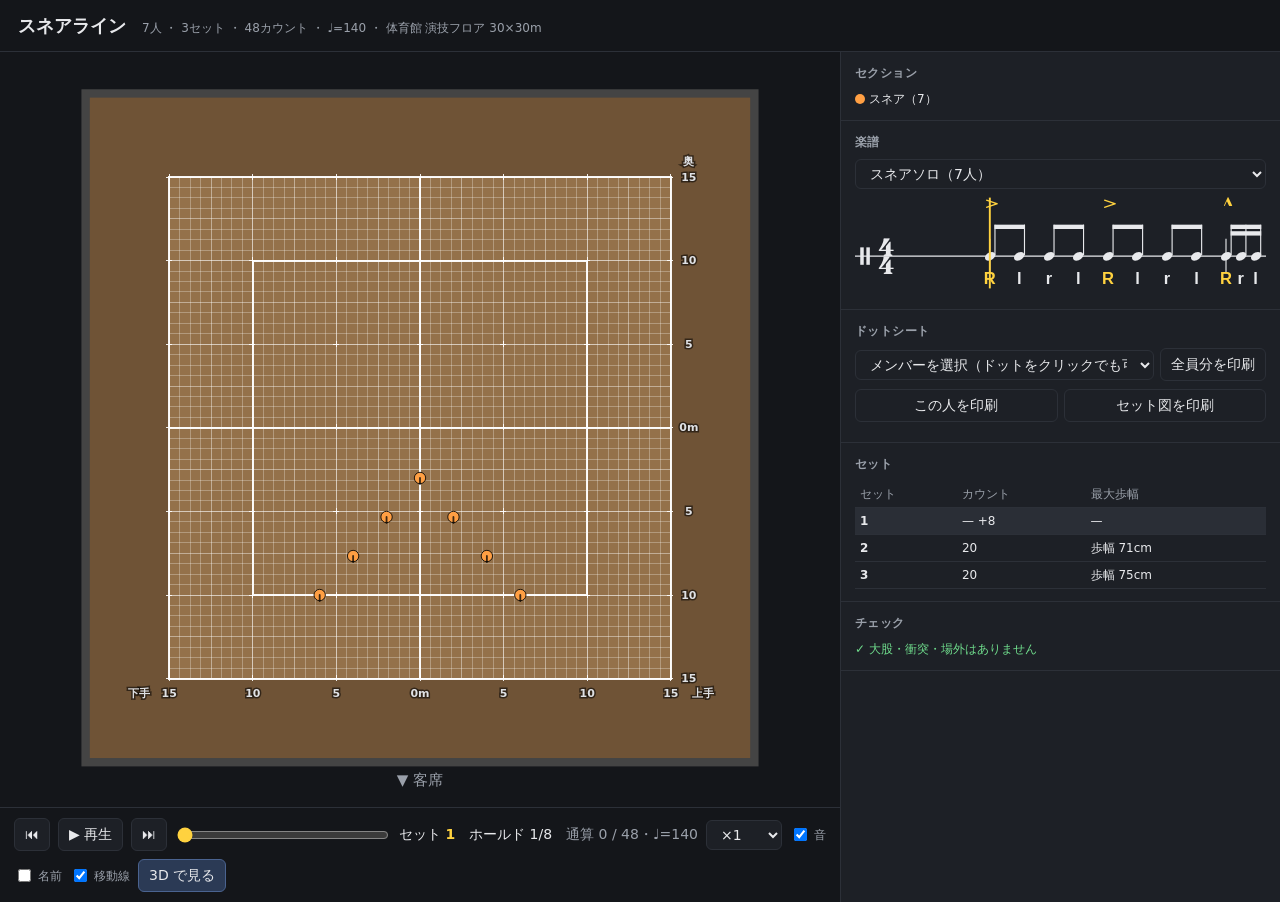
<file: docs/snare-preview.html>
<!doctype html>
<html lang="ja"><head><meta charset="utf-8"><base href="./"><meta name="viewport" content="width=device-width,initial-scale=1,viewport-fit=cover">
<title>スネアライン — 陣形</title>
<style>
:root{--bg:#14161a;--panel:#1d2026;--line:#2c3038;--fg:#e8e9ec;--mut:#9aa0aa;--acc:#ffd23f;--bad:#ff6b6b}
*{box-sizing:border-box}
body{margin:0;background:var(--bg);color:var(--fg);font:14px/1.5 "Hiragino Sans","Noto Sans JP","Yu Gothic",system-ui,sans-serif}
header{display:flex;align-items:baseline;gap:16px;padding:12px 18px;border-bottom:1px solid var(--line)}
header h1{font-size:18px;margin:0}
header .meta{color:var(--mut);font-size:12px}
main{display:grid;grid-template-columns:1fr 440px;grid-template-rows:100%;height:calc(100vh - 50px)}
#stage{display:flex;flex-direction:column;min-width:0;min-height:0;overflow:hidden}
#svgwrap{flex:1;min-height:0;position:relative}
#svg{position:absolute;inset:8px;width:calc(100% - 16px);height:calc(100% - 16px)}
#glwrap{flex:1;min-height:0;position:relative;display:none}
#glwrap canvas{display:block;position:absolute;inset:0;cursor:grab}
#mode3d{background:#2b3a55;border-color:#4a6390}
.bar{display:flex;align-items:center;gap:8px;padding:10px 14px;border-top:1px solid var(--line);flex-wrap:wrap}
button,select{background:var(--panel);color:var(--fg);border:1px solid var(--line);border-radius:6px;padding:5px 10px;font:inherit;cursor:pointer}
button:hover{border-color:var(--mut)}
#slider{flex:1;min-width:160px;accent-color:var(--acc)}
#now{font-variant-numeric:tabular-nums;min-width:250px}
#now b{color:var(--acc)}
label{color:var(--mut);font-size:12px;display:flex;align-items:center;gap:4px}
aside{border-left:1px solid var(--line);overflow:auto;background:var(--panel)}
aside section{padding:12px 14px;border-bottom:1px solid var(--line)}
aside h2{font-size:12px;color:var(--mut);margin:0 0 8px;font-weight:600;letter-spacing:.04em}
table{border-collapse:collapse;width:100%;font-size:12px}
td,th{padding:4px 5px;white-space:normal;border-bottom:1px solid var(--line);text-align:left;vertical-align:top}
th{color:var(--mut);font-weight:500;white-space:nowrap}
tr.cur td{background:#2a2e36}
.sets td:first-child{font-weight:600}
.sets tr{cursor:pointer}
.warn{font-size:12px;padding:5px 7px;border-radius:5px;margin-bottom:4px;background:#2a1f22;cursor:pointer;border-left:3px solid var(--bad)}
.warn:hover{background:#3a2629}
.warn .k{color:var(--bad);font-weight:700;margin-right:4px}
.ok{color:#6fdc8c;font-size:12px}
.legend{display:flex;flex-wrap:wrap;gap:6px 12px;font-size:12px}
.legend i{display:inline-block;width:10px;height:10px;border-radius:50%;margin-right:4px;vertical-align:-1px}
#print{display:none}
@media (max-width:850px){
  header{padding:8px 12px;flex-wrap:wrap;gap:4px 12px}
  main{display:flex;flex-direction:column;height:auto;min-height:calc(100dvh - 46px)}
  #stage{height:calc(100dvh - 46px);min-height:560px;max-height:1000px}
  #svgwrap,#glwrap{min-height:0;flex:1}
  .bar{gap:5px;padding:7px 9px}
  .bar button,.bar select{padding:5px 7px;font-size:12px}
  #slider{min-width:80px}
  #now{min-width:0;font-size:11px}
  #reelcontrols{font-size:11px}
  aside{border-left:none;border-top:1px solid var(--line);overflow:visible}
}
@media (max-width:700px),(pointer:coarse) and (max-height:500px){
  body{font-size:15px}
  header{padding:8px 12px;flex-wrap:wrap;gap:2px 10px;padding-top:max(8px,env(safe-area-inset-top))}
  header h1{font-size:16px}
  main{display:block;height:auto}
  #stage{height:calc(100dvh - 44px);min-height:420px;position:relative}
  .bar{padding:8px 10px calc(8px + env(safe-area-inset-bottom));gap:8px;position:relative}
  .bar button,.bar select{min-height:44px;padding:6px 12px;font-size:16px}
  #play{order:-5;flex:1 1 34%;font-size:17px;font-weight:700;background:#2b3a55;border-color:#4a6390}
  #prev,#next{min-width:48px;order:-4}
  #mode3d{min-width:48px;order:-3;flex:none}
  #speed{order:-2}
  #slider{order:-1;flex:1 1 100%;min-width:0;height:36px;margin:0}
  #now{order:0;min-width:0;font-size:12px;flex:1 1 100%}
  .bar select.only3d,#rec{order:1;flex:1 1 44%;font-size:14px;min-height:42px}
  .bar label{font-size:13px;min-height:40px}
  .bar input[type=checkbox]{width:22px;height:22px}
  #reelcontrols{font-size:12px}
  aside{border-left:none;border-top:1px solid var(--line);overflow:visible}
  aside section{padding:12px}
  td,th{padding:8px 6px}
  .sets tr{height:44px}
  #who,#partsel,#printall,#printone,#printsets{min-height:44px;font-size:16px}
}
@media print{
  body{background:#fff;color:#000}
  header,main{display:none}
  #print{display:block}
  .sheet{page-break-after:always;padding:8mm}
  .sheet table{font-size:10pt}
  .sheet td,.sheet th{border-bottom:1px solid #bbb;color:#000}
  .sheet h3{margin:0 0 4mm;font-size:14pt}
}
</style></head><body>
<header><h1 id="title"></h1><span class="meta" id="meta"></span></header>
<main>
  <div id="stage">
    <div id="svgwrap"><svg id="svg"></svg></div>
    <div id="glwrap"></div>
    <div class="bar">
      <button id="prev" title="前のセット">⏮</button>
      <button id="play">▶ 再生</button>
      <button id="next" title="次のセット">⏭</button>
      <input type="range" id="slider" min="0" step="0.01">
      <span id="now"></span>
      <select id="speed"><option value="0.5">×0.5</option><option value="1" selected>×1</option><option value="2">×2</option></select>
      <label id="sndl" style="display:none" title="パート（楽譜）の音"><input type="checkbox" id="snd" checked> 音</label>
      <label class="only2d"><input type="checkbox" id="labels"> 名前</label>
      <label class="only2d"><input type="checkbox" id="trails" checked> 移動線</label>
      <select id="cam3d" class="only3d" style="display:none" title="カメラ（ドラッグで回転・ホイールで拡大）"><option value="audience">客席から</option><option value="top">真上</option><option value="orbit">回り込み</option><option value="low">目線の高さ</option><option value="free">自由</option></select>
      <select id="look3d" class="only3d" style="display:none" title="見た目（ショーの look 指定の一時切り替え）"><option value="real">見た目: リアル</option><option value="illust">見た目: イラスト</option></select>
      <select id="layout3d" class="only3d" style="display:none" title="画面のレイアウト（縦分割 = 斜め俯瞰 / 楽譜 / 客席側 / 真上グリッドの縦長 9:16。「動画を保存」もこの形で録画）"><option value="single">レイアウト: 単一</option><option value="reel">レイアウト: 縦分割</option></select>
      <label id="reelcontrols" class="only3d" style="display:none;align-items:center;gap:6px;flex-wrap:wrap" title="縦分割の画角・俯瞰図を調整（ブラウザの録画にも反映）">
        3D拡大 <input id="reelzoom" type="range" min="0.75" max="1.5" value="1" step="0.05" style="width:92px;accent-color:var(--acc)"><output id="reelzoomvalue" for="reelzoom">100%</output>
        俯瞰 <select id="reelgridmode"><option value="all">全体固定</option><option value="follow">隊形に追従</option></select>
        ピン <select id="reelpin"><option value="1">標準</option><option value="1.25" selected>大きめ</option><option value="1.5">特大</option></select>
      </label>
      <button id="rec" class="only3d" style="display:none">● 動画を保存</button>
      <button id="mode3d">3D で見る</button>
    </div>
  </div>
  <aside>
    <section><h2>セクション</h2><div class="legend" id="legend"></div></section>
    <section id="scoresec" style="display:none"><h2>楽譜</h2><select id="partsel" style="width:100%;margin-bottom:6px"></select><div id="staff" style="overflow:hidden"></div></section>
    <section><h2>ドットシート</h2>
      <div style="display:flex;gap:6px;margin-bottom:8px;align-items:center"><select id="who" style="flex:1;min-width:0"></select><button id="printall" style="flex:none;white-space:nowrap">全員分を印刷</button></div>
      <div style="display:flex;gap:6px;margin-bottom:8px"><button id="printone" style="flex:1" title="選んでいる人のドットシート（自分のポイントを丸で囲んだ図つき）を A4 縦で印刷">この人を印刷</button><button id="printsets" style="flex:1" title="セットごとの隊形図（1歩の線・5mポイントつき、白地）を A4 横で印刷">セット図を印刷</button></div>
      <div id="sheet"></div></section>
    <section><h2>セット</h2><table class="sets" id="sets"></table></section>
    <section><h2>チェック</h2><div id="warns"></div></section>
  </aside>
</main>
<div id="print"></div>
<script id="data" type="application/json">{"name":"スネアライン","tempo":140,"look":"real","unit":"m","unit_m":1,"clearance":0.6,"field":{"type":"gym","w":30,"d":30,"margin":5,"stride_m":0.625},"total":48,"sections":[{"id":"sn","label":"スネア","color":"#ff9f43","color_given":true,"instrument":"snare"}],"performers":[{"id":"sn1","sec":0},{"id":"sn2","sec":0},{"id":"sn3","sec":0},{"id":"sn4","sec":0},{"id":"sn5","sec":0},{"id":"sn6","sec":0},{"id":"sn7","sec":0}],"sets":[{"name":"1","counts":0,"hold":8,"start":0,"min_counts":null,"max_step":"—","wait":[0,0,0,0,0,0,0],"end":[0,0,0,0,0,0,0],"bend":[0,0,0,0,0,0,0],"face":[null,null,null,null,null,null,null],"route":[null,null,null,null,null,null,null],"step":[null,null,null,null,null,null,null],"action":[null,null,null,null,null,null,null],"pose":[null,null,null,null,null,null,null],"carry":[null,null,null,null,null,null,null],"tempo":140,"mark":false,"sub":false,"slots":[[1,2,3,4,5,6,7]],"pos":[[-6,-10],[-4,-7.667],[-2,-5.333],[0,-3],[2,-5.333],[4,-7.667],[6,-10]]},{"name":"2","counts":20,"hold":0,"start":8,"min_counts":18,"max_step":"歩幅 71cm","wait":[0,0,0,0,0,0,0],"end":[20,20,20,20,20,20,20],"bend":[0,0,0,0,0,0,0],"face":[null,null,null,null,null,null,null],"route":[null,null,null,null,null,null,null],"step":[null,null,null,null,null,null,null],"action":[null,null,null,null,null,null,null],"pose":[null,null,null,null,null,null,null],"carry":[null,null,null,null,null,null,null],"tempo":140,"mark":false,"sub":false,"slots":[[1,2,3,4,5,6,7]],"pos":[[-8,4],[-5.333,4],[-2.667,4],[0,4],[2.667,4],[5.333,4],[8,4]]},{"name":"3","counts":20,"hold":0,"start":28,"min_counts":19,"max_step":"歩幅 75cm","wait":[0,0,0,0,0,0,0],"end":[20,20,20,20,20,20,20],"bend":[0,0,0,0,0,0,0],"face":[null,null,null,null,null,null,null],"route":[null,null,null,null,null,null,null],"step":[null,null,null,null,null,null,null],"action":[null,null,null,null,null,null,null],"pose":[null,null,null,null,null,null,null],"carry":[null,null,null,null,null,null,null],"tempo":140,"mark":false,"sub":false,"slots":[[1,2,3,4,5,6,7]],"pos":[[-8.457,-5.078],[-6.546,-8.176],[-3.565,-10.264],[0,-11],[3.565,-10.264],[6.546,-8.176],[8.457,-5.078]]}],"dots":[[{"h":"センターから下手へ 1ポイント+1.6歩（6.00m）","v":"センターから客席側へ 2ポイント（10.00m）","step":"—","face":"客席向き（自動）","moved":0},{"h":"センターから下手へ 1ポイント+4.8歩（8.00m）","v":"センターから奥へ 6.4歩（4.00m）","step":"歩幅 71cm","face":"客席向き（自動）","moved":14.142},{"h":"センターから下手へ 1ポイント+5.5歩（8.46m）","v":"センターから客席側へ 1ポイント+0.1歩（5.08m）","step":"歩幅 45cm","face":"客席向き（自動）","moved":9.09}],[{"h":"センターから下手へ 6.4歩（4.00m）","v":"センターから客席側へ 1ポイント+4.3歩（7.67m）","step":"—","face":"客席向き（自動）","moved":0},{"h":"センターから下手へ 1ポイント+0.5歩（5.33m）","v":"センターから奥へ 6.4歩（4.00m）","step":"歩幅 59cm","face":"客席向き（自動）","moved":11.743},{"h":"センターから下手へ 1ポイント+2.5歩（6.55m）","v":"センターから客席側へ 1ポイント+5.1歩（8.18m）","step":"歩幅 61cm","face":"客席向き（自動）","moved":12.236}],[{"h":"センターから下手へ 3.2歩（2.00m）","v":"センターから客席側へ 1ポイント+0.5歩（5.33m）","step":"—","face":"客席向き（自動）","moved":0},{"h":"センターから下手へ 4.3歩（2.67m）","v":"センターから奥へ 6.4歩（4.00m）","step":"歩幅 47cm","face":"客席向き（自動）","moved":9.357},{"h":"センターから下手へ 5.7歩（3.56m）","v":"センターから客席側へ 2ポイント+0.4歩（10.26m）","step":"歩幅 71cm","face":"客席向き（自動）","moved":14.292}],[{"h":"センター","v":"センターから客席側へ 4.8歩（3.00m）","step":"—","face":"客席向き（自動）","moved":0},{"h":"センター","v":"センターから奥へ 6.4歩（4.00m）","step":"歩幅 35cm","face":"客席向き（自動）","moved":7},{"h":"センター","v":"センターから客席側へ 2ポイント+1.6歩（11.00m）","step":"歩幅 75cm","face":"客席向き（自動）","moved":15}],[{"h":"センターから上手へ 3.2歩（2.00m）","v":"センターから客席側へ 1ポイント+0.5歩（5.33m）","step":"—","face":"客席向き（自動）","moved":0},{"h":"センターから上手へ 4.3歩（2.67m）","v":"センターから奥へ 6.4歩（4.00m）","step":"歩幅 47cm","face":"客席向き（自動）","moved":9.357},{"h":"センターから上手へ 5.7歩（3.56m）","v":"センターから客席側へ 2ポイント+0.4歩（10.26m）","step":"歩幅 71cm","face":"客席向き（自動）","moved":14.292}],[{"h":"センターから上手へ 6.4歩（4.00m）","v":"センターから客席側へ 1ポイント+4.3歩（7.67m）","step":"—","face":"客席向き（自動）","moved":0},{"h":"センターから上手へ 1ポイント+0.5歩（5.33m）","v":"センターから奥へ 6.4歩（4.00m）","step":"歩幅 59cm","face":"客席向き（自動）","moved":11.743},{"h":"センターから上手へ 1ポイント+2.5歩（6.55m）","v":"センターから客席側へ 1ポイント+5.1歩（8.18m）","step":"歩幅 61cm","face":"客席向き（自動）","moved":12.236}],[{"h":"センターから上手へ 1ポイント+1.6歩（6.00m）","v":"センターから客席側へ 2ポイント（10.00m）","step":"—","face":"客席向き（自動）","moved":0},{"h":"センターから上手へ 1ポイント+4.8歩（8.00m）","v":"センターから奥へ 6.4歩（4.00m）","step":"歩幅 71cm","face":"客席向き（自動）","moved":14.142},{"h":"センターから上手へ 1ポイント+5.5歩（8.46m）","v":"センターから客席側へ 1ポイント+0.1歩（5.08m）","step":"歩幅 45cm","face":"客席向き（自動）","moved":9.09}]],"warnings":[],"parts":[{"name":"スネアソロ","members":[0,1,2,3,4,5,6],"meter":[4,4],"start":0,"end":32,"bars":[0,4,8,12,16,20,24,28],"notes":[[0,0.5,"R",1,"tap",0,0.7],[0.5,0.5,"L",0,"tap",0,0.7],[1,0.5,"R",0,"tap",0,0.7],[1.5,0.5,"L",0,"tap",0,0.7],[2,0.5,"R",1,"tap",0,0.7],[2.5,0.5,"L",0,"tap",0,0.7],[3,0.5,"R",0,"tap",0,0.7],[3.5,0.5,"L",0,"tap",0,0.7],[4,0.25,"R",2,"tap",0,0.7],[4.25,0.25,"R",0,"tap",0,0.7],[4.5,0.25,"L",0,"tap",0,0.7],[4.75,0.25,"R",0,"tap",0,0.7],[5,0.25,"R",1,"tap",0,0.7],[5.25,0.25,"R",0,"tap",0,0.7],[5.5,0.25,"L",0,"tap",0,0.7],[5.75,0.25,"R",0,"tap",0,0.7],[6,0.25,"L",2,"tap",0,0.7],[6.25,0.25,"R",0,"tap",0,0.7],[6.5,0.25,"L",0,"tap",0,0.7],[6.75,0.25,"R",0,"tap",0,0.7],[7,0.25,"R",1,"tap",0,0.7],[7.25,0.25,"L",0,"tap",0,0.7],[7.5,0.25,"R",0,"tap",0,0.7],[7.75,0.25,"L",0,"tap",0,0.7],[8,0.5,"R",1,"flam",0,0.7],[8.5,0.5,"L",0,"tap",0,0.7],[9,0.5,"R",0,"diddle",0,0.7],[9.5,0.5,"L",0,"tap",0,0.7],[10,0.5,"L",1,"flam",0,0.7],[10.5,0.5,"R",0,"tap",0,0.7],[11,0.5,"L",0,"diddle",0,0.7],[11.5,0.5,"R",0,"tap",0,0.7],[12,0.333,"R",1,"tap",0,0.7],[12.333,0.333,"L",0,"tap",0,0.7],[12.667,0.333,"R",0,"tap",0,0.7],[13,0.333,"L",1,"tap",0,0.7],[13.333,0.333,"R",0,"tap",0,0.7],[13.667,0.333,"L",0,"tap",0,0.7],[14,0.333,"R",1,"tap",0,0.7],[14.333,0.333,"L",0,"tap",0,0.7],[14.667,0.333,"R",0,"tap",0,0.7],[15,0.333,"L",1,"tap",0,0.7],[15.333,0.333,"R",0,"tap",0,0.7],[15.667,0.333,"L",0,"tap",0,0.7],[16,0.5,"R",1,"click",0,0.7],[16.5,0.5,"L",0,"click",0,0.7],[17,0.5,"R",0,"click",0,0.7],[17.5,0.5,"L",0,"click",0,0.7],[18,0.25,"R",1,"tap",0,0.7],[18.25,0.25,"R",0,"tap",0,0.7],[18.5,0.25,"L",0,"tap",0,0.7],[18.75,0.25,"R",0,"tap",0,0.7],[19,0.25,"R",1,"tap",0,0.7],[19.25,0.25,"R",0,"tap",0,0.7],[19.5,0.25,"L",0,"tap",0,0.7],[19.75,0.25,"R",0,"tap",0,0.7],[20,1,"R",1,"tap",0,0.7],[21.5,0.5,"R",0,"tap",0,0.7],[22,0.5,"L",0,"tap",0,0.7],[22.5,0.25,"R",1,"tap",0,0.7],[22.75,0.25,"R",0,"tap",0,0.7],[23,0.25,"L",0,"tap",0,0.7],[23.25,0.25,"R",0,"tap",0,0.7],[23.5,0.5,"B",1,"tap",0,0.7],[24,2,"R",1,"buzz",0,0.7],[26,2,"L",1,"buzz",0,0.7],[28,0.25,"B",2,"tap",0,0.7],[29,0.25,"B",2,"tap",0,0.7],[30,0.5,"B",2,"tap",0,0.7],[31,1,"B",2,"tap",0,0.7]]}]}</script>
<script>// 会場の2D描画（プレビューとエディタで共用）
// 座標: フィールド単位。SVG の y は下向きなので Y(y) で反転する
function jkField(svg, F) {
if (svg.__jkFieldOff) svg.__jkFieldOff();
const FB = F.type === 'football';
let X0, X1, Y0, Y1;
if (FB) { X0 = -100; X1 = 100; Y0 = -7; Y1 = F.bsl + 5; }
else if (F.type === 'gym') { const hw = F.w/2 + F.margin, hd = F.d/2 + F.margin; X0 = -hw - 1; X1 = hw + 1; Y0 = -hd - 2.2; Y1 = hd + 2; }
else if (F.type === 'stage') { X0 = -F.w/2 - F.wing - 0.8; X1 = F.w/2 + F.wing + 0.8; Y0 = -3; Y1 = F.d + 1.8; }
else { X0 = -F.w/2 - 1.5; X1 = F.w/2 + 1.5; Y0 = -2; Y1 = F.d + 1.2; }
svg.setAttribute('viewBox', `${X0} 0 ${X1 - X0} ${Y1 - Y0}`);
const Y = y => Y1 - y;
function el(tag, attrs, parent) { const e = document.createElementNS('http://www.w3.org/2000/svg', tag); for (const k in attrs) e.setAttribute(k, attrs[k]); (parent || svg).appendChild(e); return e; }
function text(x, y, s, size, attrs, parent) { const t = el('text', Object.assign({x, y: Y(y), 'font-size': size, 'text-anchor': 'middle', 'dominant-baseline': 'middle', fill: '#fff'}, attrs || {}), parent); t.textContent = s; return t; }

// ---- フィールド ----
const bg = el('g', {});
if (FB) {
  el('rect', {x: -96, y: Y(F.bsl), width: 192, height: F.bsl, fill: '#2e7d32'}, bg);
  el('rect', {x: -96, y: Y(F.bsl), width: 16, height: F.bsl, fill: '#256628'}, bg);
  el('rect', {x: 80, y: Y(F.bsl), width: 16, height: F.bsl, fill: '#256628'}, bg);
  for (let k = -10; k <= 10; k++) {
    const x = k * 8, yl = 50 - Math.abs(k) * 5;
    if (yl % 10 === 0 && yl > 0) {
      text(x, 9, String(yl), 3.4, {opacity: 0.85, 'font-weight': 700}, bg);
      text(x, F.bsl - 9, String(yl), 3.4, {opacity: 0.85, 'font-weight': 700, transform: `rotate(180 ${x} ${Y(F.bsl - 9)})`}, bg);
    }
  }
  text(0, -3.6, '▼ 客席（フロントサイドライン側）', 2.4, {fill: '#9aa0aa'}, bg);
  text(-88, -3.6, 'サイド1', 2.2, {fill: '#9aa0aa'}, bg); text(88, -3.6, 'サイド2', 2.2, {fill: '#9aa0aa'}, bg);
} else if (F.type === 'gym') {
  const hw = F.w/2 + F.margin, hd = F.d/2 + F.margin;
  el('rect', {x: -hw, y: Y(hd), width: hw*2, height: hd*2, fill: '#6f5336'}, bg);
  el('rect', {x: -F.w/2, y: Y(F.d/2), width: F.w, height: F.d, fill: '#94714a'}, bg);
  el('rect', {x: -hw, y: Y(hd), width: hw*2, height: hd*2, fill: 'none', stroke: '#444', 'stroke-width': 0.5}, bg);
  text(0, -hd - 1.1, '▼ 客席', 0.9, {fill: '#9aa0aa'}, bg);
} else if (F.type === 'stage') {
  const ww = F.w/2 + F.wing;
  el('rect', {x: -ww, y: Y(F.d), width: ww*2, height: F.d, fill: '#2a2420'}, bg);
  el('rect', {x: -F.w/2, y: Y(F.d), width: F.w, height: F.d, fill: '#4a3b30'}, bg);
  for (const sx of [-1, 1]) for (let k = 0; k < 3; k++) {
    const x = sx * (F.w/2 + 0.2 + k * F.wing / 3);
    el('rect', {x: x - 0.15, y: Y(F.d * (0.25 + 0.25 * k)), width: 0.3, height: F.d * 0.22, fill: '#111', opacity: 0.9}, bg);
  }
  el('path', {d: `M -0.3 ${Y(0)} L 0.3 ${Y(0)} L 0 ${Y(0.45)} Z`, fill: '#ffd23f'}, bg);
  text(-F.w/2 - F.wing/2, F.d + 0.9, '下手袖', 0.6, {fill: '#9aa0aa'}, bg); text(F.w/2 + F.wing/2, F.d + 0.9, '上手袖', 0.6, {fill: '#9aa0aa'}, bg);
  text(0, -1.4, '▼ 客席（舞台前端）', 0.6, {fill: '#9aa0aa'}, bg);
} else {
  el('rect', {x: -F.w/2, y: Y(F.d), width: F.w, height: F.d, fill: '#5b4a3a'}, bg);
  text(0, -1, '▼ 客席', 0.6, {fill: '#9aa0aa'}, bg);
}

// ---- グリッドと白線（ズームのたびに、画面の画素にそろえて描き直す）----
// すべて「会場の中心（または舞台前端の中央）」を原点にした等間隔の格子。1本ずつ画素の位置に丸めるので、どの倍率でも間隔が±1px以内でそろう。
// 細かい 1m(football は 1歩) → 2.5m(4歩) → 5m(8歩) の順に、拡大するほど細かい線が薄く現れる。
const dyn = el('g', {'pointer-events': 'none'}, bg);
const mkP = (shape) => el('path', {fill: 'none', 'vector-effect': 'non-scaling-stroke', 'shape-rendering': shape || 'crispEdges'}, dyn);
const gMinor = mkP(), gHalf = mkP(), gMajor = mkP(), gPts = mkP(), gTapeS = mkP(), gTape = mkP(), gTapeB = mkP();
const lab = el('g', {}, dyn);
let G;
if (FB) G = {x0: -96, x1: 96, y0: 0, y1: F.bsl, minor: 1, half: 4, major: 8, eps: 1, mr: {fine: [5, 9], normal: [13, 20]}, hr: [1.5, 3.5], u: '歩', step: 1, n: 8};
else if (F.type === 'gym') G = {x0: -F.w/2, x1: F.w/2, y0: -F.d/2, y1: F.d/2, minor: 1, half: 0, major: 5, eps: 1, mr: {fine: [7, 12], normal: [20, 32]}, hr: [4, 8], u: 'm', step: F.stride_m || 0.625, n: 5 / (F.stride_m || 0.625)};
else if (F.type === 'stage') G = {x0: -F.w/2, x1: F.w/2, y0: 0, y1: F.d, minor: 1, half: 0, major: 5, eps: 1, mr: {fine: [7, 12], normal: [20, 32]}, hr: [4, 8], u: 'm', step: F.stride_m || 0.625, n: 5 / (F.stride_m || 0.625)};
else G = {x0: -F.w/2, x1: F.w/2, y0: 0, y1: F.d, minor: 1, half: 0, major: 5, eps: 1, mr: {fine: [7, 12], normal: [20, 32]}, hr: [4, 8], u: 'm', step: F.stride_m || 0.625, n: 5 / (F.stride_m || 0.625)};
// 線の濃さ（地の色ごとに、弱い順: 細かい < 2.5m < 5m）
const GA = FB ? {minor: 0.07, half: 0.11, major: 0.2} : F.type === 'gym' ? {minor: 0.1, half: 0.15, major: 0.26} : {minor: 0.08, half: 0.12, major: 0.22};
// 歩の格子: 8歩/5m なら 4歩ごと、6歩/5m なら 3歩ごとに、少し強い線
const nInt = Math.abs(G.n - Math.round(G.n)) < 0.01, nR = Math.round(G.n);
G.grp = nInt && nR % 4 === 0 ? 4 : nInt && nR % 3 === 0 ? 3 : 4;
G.thin = G.grp === 3 ? [1, 3, 6, 12, 24] : [1, 2, 4, 8, 16];
const SA = FB ? {step: 0.16, grp: 0.26, major: 0.42} : F.type === 'gym' ? {step: 0.28, grp: 0.42, major: 0.62} : {step: 0.2, grp: 0.32, major: 0.5};
const isMul = (v, s) => Math.abs(v / s - Math.round(v / s)) < 1e-9;
const ramp = (p, lo, hi) => { const t = Math.max(0, Math.min(1, (p - lo) / (hi - lo))); return t * t * (3 - 2 * t); };
const OVL = ['#sides span', '#tools', '#zoomctl', '#zpct', '#mblasso', '#selbar:not(.none)', '#errbanner'];
function redraw() {
  if (!svg.isConnected) return;
  const m = svg.getScreenCTM(), r = svg.getBoundingClientRect();
  if (!m || !r.width || !r.height || !m.a) return;
  const cfg = jkField.cfg, dpr = window.devicePixelRatio || 1, a = m.a, e = m.e, f = m.f;
  dyn.setAttribute('transform', `matrix(${1 / a} 0 0 ${1 / a} ${-e / a} ${-f / a})`);   // 以降は画面の px 座標で描く
  const toX = x => a * x + e, toY = y => a * (Y1 - y) + f;
  const snap = (c, w) => { const D = c * dpr; return (w % 2 ? Math.floor(D) + 0.5 : Math.round(D)) / dpr; };
  const endp = c => Math.round(c * dpr) / dpr;
  const L = r.left - 2, Rr = r.right + 2, T = r.top - 2, B = r.bottom + 2;
  const tw = Math.max(2, Math.round(1.5 * dpr));    // 白線（テープ）の太さ（画素）
  // 1 本の縦線 / 横線の d 文字列（領域 [x0,x1]×[y0,y1] の中を、画面の外は切って描く）
  const vline = (x, w) => { const X = snap(toX(x), w), y0 = Math.max(endp(toY(G.y1)), T), y1 = Math.min(endp(toY(G.y0)), B); return X < L || X > Rr ? '' : `M${X} ${y0}V${y1}`; };
  const hline = (y, w) => { const Yp = snap(toY(y), w), x0 = Math.max(endp(toX(G.x0)), L), x1 = Math.min(endp(toX(G.x1)), Rr); return Yp < T || Yp > B ? '' : `M${x0} ${Yp}H${x1}`; };
  const set = (p, d, color, op, w) => { p.setAttribute('d', d); p.setAttribute('stroke', color); p.setAttribute('stroke-opacity', op); p.setAttribute('stroke-width', w / dpr); };
  // -- 格子 --
  const on = cfg.mode !== 'off', pm = a * G.minor, stepMode = cfg.mode === 'step';
  const tm = ramp(pm, ...G.mr[cfg.mode === 'fine' ? 'fine' : 'normal']);
  const al = stepMode ? {minor: SA.step, half: SA.grp, major: SA.major} : {minor: GA.minor * tm, half: GA.half * ramp(pm, ...G.hr) * (1 - tm), major: GA.major * ramp(a * G.major, 10, 22)};
  const ds = {minor: '', half: '', major: ''};
  if (on && stepMode) {
    // 1歩ごとの線（中心が原点）。歩のあいだが 6.5px より狭いときは、2・4・8…歩おきに間引く（3歩ごとの場合は 3・6・12…）
    const ps = a * G.step, m = G.thin.find(t => ps * t >= 6.5) || G.thin[G.thin.length - 1];
    const axis = (lo, hi, line) => {
      for (let k = Math.ceil(lo / G.step - 1e-9); k <= Math.floor(hi / G.step + 1e-9); k++) {
        const v = k * G.step; if (Math.abs(v / G.major - Math.round(v / G.major)) < 2e-3) continue;         // 5m の線は下で別に描く（歩の格子とずれる歩幅でも5mは必ず描く）
        if (k % m === 0) ds[k % G.grp === 0 ? 'half' : 'minor'] += line(v, 1);
      }
      for (let i = Math.ceil(lo / G.major - 1e-9); i <= Math.floor(hi / G.major + 1e-9); i++) ds.major += line(i * G.major, 1);
    };
    axis(G.x0, G.x1, vline); axis(G.y0, G.y1, hline);
  } else if (on) {
    // 1本の線が属する段階のうち、いちばん濃いものを使う（段階ごとに線が抜けて間隔が不ぞろいに見えるのを防ぐ）
    const kind = v => { let c = '', best = 0.004; for (const [k, s] of [['major', G.major], ['half', G.half], ['minor', G.minor]]) if (s && isMul(v, s) && al[k] > best) { best = al[k]; c = k; } return c; };
    for (let k = Math.ceil(G.x0 / G.eps - 1e-9); k <= Math.floor(G.x1 / G.eps + 1e-9); k++) { const x = k * G.eps, c = kind(x); if (c) ds[c] += vline(x, 1); }
    for (let k = Math.ceil(G.y0 / G.eps - 1e-9); k <= Math.floor(G.y1 / G.eps + 1e-9); k++) { const y = k * G.eps, c = kind(y); if (c) ds[c] += hline(y, 1); }
  }
  set(gMinor, ds.minor, '#fff', al.minor, 1); set(gHalf, ds.half, '#fff', al.half, 1); set(gMajor, ds.major, '#fff', al.major, 1);
  // -- 5m ポイント（football は 8歩ごと）: 小さな十字 --
  let pd = '';
  if (cfg.pts) {
    const arm = Math.max(3, Math.round(3 * dpr)) / dpr;
    for (let i = Math.ceil(G.x0 / G.major - 1e-9); i <= Math.floor(G.x1 / G.major + 1e-9); i++) for (let j = Math.ceil(G.y0 / G.major - 1e-9); j <= Math.floor(G.y1 / G.major + 1e-9); j++) {
      const cx = snap(toX(i * G.major), 1), cy = snap(toY(j * G.major), 1);
      if (cx < L - 6 || cx > Rr + 6 || cy < T - 6 || cy > B + 6) continue;
      pd += `M${cx - arm} ${cy}H${cx + arm}M${cx} ${cy - arm}V${cy + arm}`;
    }
  }
  const PA = FB ? 0.75 : F.type === 'gym' ? 0.9 : 0.7;
  set(gPts, pd, '#fff', PA, 1);
  // -- 白線 --
  const rectD = (x0, y0, x1, y1, w) => { const X0_ = snap(toX(x0), w), X1_ = snap(toX(x1), w), Ya = snap(toY(y1), w), Yb = snap(toY(y0), w); return `M${X0_} ${Ya}H${X1_}V${Yb}H${X0_}Z`; };
  let td = '', ts = '', tb = '';
  if (FB) {
    td += rectD(-96, 0, 96, F.bsl, tw);
    for (let k = -9; k <= 9; k++) { const x = k * 8, s = snap(toX(x), tw); td += `M${s} ${endp(toY(F.bsl))}V${endp(toY(0))}`; }
    // 1ヤード（1.6歩）ごとの目盛り（ハッシュ）: 横位置だけ画素に合わせる
    const len = Math.max(4, a * 0.5);
    for (let k = -50; k <= 50; k++) {
      const x = k * 1.6; if (k % 5 === 0) continue;
      const s = snap(toX(x), 1); if (s < L || s > Rr) continue;
      for (const y of [F.hash, F.bsl - F.hash]) { const c = endp(toY(y)); ts += `M${s} ${c - len}V${c + len}`; }
      for (const y of [0.6, F.bsl - 0.6]) { const c = endp(toY(y)); ts += `M${s} ${c - len}V${c + len}`; }
    }
  } else if (F.type === 'gym') {
    td += rectD(-F.w/2, -F.d/2, F.w/2, F.d/2, tw);
    if (F.w >= 22 && F.d >= 22) td += rectD(-10, -10, 10, 10, tw);
    td += `M${snap(toX(0), tw)} ${endp(toY(F.d/2))}V${endp(toY(-F.d/2))}`;
    td += `M${endp(toX(-F.w/2))} ${snap(toY(0), tw)}H${endp(toX(F.w/2))}`;
  } else if (F.type === 'stage') {
    const ww = F.w / 2 + F.wing;
    td += `M${endp(toX(-ww))} ${snap(toY(0), tw)}H${endp(toX(ww))}`;           // 舞台前端
    ts += `M${endp(toX(-ww))} ${snap(toY(F.d), 1)}H${endp(toX(ww))}`;          // 奥の壁
    tb += `M${snap(toX(0), 1)} ${endp(toY(F.d))}V${endp(toY(0))}`;             // センター
    for (const sx of [-1, 1]) tb += `M${snap(toX(sx * F.w / 2), 1)} ${endp(toY(F.d))}V${endp(toY(0))}`;   // 床の左右の端
  } else {
    td += rectD(-F.w/2, 0, F.w/2, F.d, tw);
    tb += `M${snap(toX(0), 1)} ${endp(toY(F.d))}V${endp(toY(0))}`;
  }
  set(gTape, td, '#fff', FB ? 0.88 : 0.95, tw); set(gTapeS, ts, '#fff', FB ? 0.7 : 0.5, 1); set(gTapeB, tb, '#fff', 0.55, 1);
  // -- 距離のラベル（中心からの m）: 画面の端に張り付いて、ズームしても読める --
  lab.replaceChildren();
  if (!cfg.labels) return;
  const ov = OVL.flatMap(q => [...document.querySelectorAll(q)]).map(n => n.getBoundingClientRect()).filter(q => q.width > 0);
  const lbl = (cx, cy, s) => {
    const w = s.length * 6.6 + 6, h = 14;
    if (cx - w / 2 < r.left + 2 || cx + w / 2 > r.right - 2) return;
    if (ov.some(q => cx + w / 2 > q.left - 2 && cx - w / 2 < q.right + 2 && cy + h / 2 > q.top - 2 && cy - h / 2 < q.bottom + 2)) return;
    const t = el('text', {x: cx, y: cy, 'font-size': 11, 'text-anchor': 'middle', 'dominant-baseline': 'central', fill: '#eef1f6', 'fill-opacity': 0.92, stroke: '#000', 'stroke-opacity': 0.55, 'stroke-width': 3, 'paint-order': 'stroke', 'font-family': 'system-ui,sans-serif', 'font-weight': 600}, lab);
    t.textContent = s;
  };
  const step = a * G.major >= 30 ? 1 : 2;
  const rowY = Math.min(toY(G.y0) + 15, r.bottom - 11), colX = Math.min(toX(F.type === 'stage' ? F.w / 2 + F.wing : G.x1) + 18, r.right - 14);
  if (!FB) {
    const xs = [], ys = [];
    for (let i = Math.ceil(G.x0 / G.major - 1e-9); i <= Math.floor(G.x1 / G.major + 1e-9); i++) xs.push(i * G.major);
    for (let j = Math.ceil(G.y0 / G.major - 1e-9); j <= Math.floor(G.y1 / G.major + 1e-9); j++) ys.push(j * G.major);
    const gym = F.type === 'gym';
    xs.forEach(x => { if (Math.round(x / G.major) % step) return; lbl(toX(x), rowY, String(Math.abs(x)) + (x === 0 ? 'm' : '')); });
    ys.forEach(y => { if (Math.round(y / G.major) % step) return; lbl(colX, toY(y), String(gym ? Math.abs(y) : y) + (y === 0 && gym ? 'm' : '')); });
    if (gym) { lbl(toX(G.x0) - 30, rowY, '下手'); lbl(toX(G.x1) + 32, rowY, '上手'); lbl(colX, toY(G.y1) - 16, '奥'); }
    else lbl(colX, toY(G.y1) - 16, '奥');
  } else {
    for (let j = 0; j * 8 <= F.bsl; j++) { if (j % step) continue; lbl(colX, toY(j * 8), (j * 8) + (j * 8 + 8 * step > F.bsl ? '歩' : '')); }
  }
}
// 画面の大きさ・拡大・移動が変わったら描き直す（描画前に同期で）
let off = [];
if (typeof MutationObserver !== 'undefined') { const mo = new MutationObserver(redraw); mo.observe(svg, {attributes: true, attributeFilter: ['viewBox']}); off.push(() => mo.disconnect()); }
if (typeof ResizeObserver !== 'undefined') { const ro = new ResizeObserver(redraw); ro.observe(svg); off.push(() => ro.disconnect()); }
window.addEventListener('resize', redraw); off.push(() => window.removeEventListener('resize', redraw));
jkField.live.add(redraw); off.push(() => jkField.live.delete(redraw));
svg.__jkFieldOff = () => { off.forEach(f => f()); svg.__jkFieldOff = null; };
redraw();

// いちばん近い 5m ポイント（football は 8歩ごとの交点）。会場の外には出ない
const nearestPoint = (x, y) => {
  const M = G.major, cl = (v, lo, hi) => Math.max(Math.ceil(lo / M - 1e-9) * M, Math.min(Math.floor(hi / M + 1e-9) * M, Math.round(v / M) * M));
  return [cl(x, G.x0, G.x1), cl(y, G.y0, G.y1)];
};
return {Y, el, text, X0, X1, Y0, Y1, bg, redraw, grid: G, nearestPoint, step: G.step};
}

// ---- グリッドの表示設定（全画面で共通・保存される）----
//   mode: 'step'=1歩ごと（既定） / 'fine'=細かい / 'normal'=普通 / 'off'=オフ   pts: 5m ポイント   labels: 距離の数字
jkField.live = new Set();
jkField.cfg = {mode: 'step', pts: true, labels: true};
try { Object.assign(jkField.cfg, JSON.parse(localStorage.getItem('jk.grid') || '{}')); } catch (e) { /* 無視 */ }
jkField.setGrid = function (o) {
  Object.assign(jkField.cfg, o);
  try { localStorage.setItem('jk.grid', JSON.stringify(jkField.cfg)); } catch (e) { /* 無視 */ }
  for (const f of [...jkField.live]) f();
  try { window.dispatchEvent(new Event('jk-grid')); } catch (e) { /* 無視 */ }
};

// ================= 印刷（A4 縦・横 / 白地・モノクロでも読める） =================
// jkField.print(D, 'sets' | 'members' | 'member', who)  … #print に印刷用のページを作って window.print()
// jkField.printHtml(D, kind, who)                       … ページの HTML だけを返す
// ・白い紙に、1歩の線=薄い灰色(#d0d0d0)・4歩ごと=中間の灰色・5mの線=濃い灰色・20m/30mの枠と中央線=黒の太線
// ・人は「黒ふちの記号（セクションごとに形が違う）＋セクション色＋名前」。色が出ない印刷でも形と名前で区別できる
jkField.PRINT_SHAPES = ['circle', 'square', 'triangle', 'diamond', 'cross', 'pentagon', 'hexagon'];
jkField.symbol = function (kind, cx, cy, r, attrs) {      // 記号 1 つの SVG（cx,cy は画面座標。y 下向き）
  const a = Object.entries(attrs || {}).map(([k, v]) => `${k}="${v}"`).join(' ');
  const poly = n => { let d = ''; for (let i = 0; i < n; i++) { const t = -Math.PI / 2 + i * 2 * Math.PI / n; d += `${i ? 'L' : 'M'}${(cx + r * Math.cos(t)).toFixed(3)} ${(cy + r * Math.sin(t)).toFixed(3)}`; } return d + 'Z'; };
  switch (kind) {
    case 'square': return `<rect x="${cx - r * 0.88}" y="${cy - r * 0.88}" width="${r * 1.76}" height="${r * 1.76}" ${a}/>`;
    case 'triangle': return `<path d="M${cx} ${cy - r * 1.1}L${cx + r * 1.0} ${cy + r * 0.8}L${cx - r * 1.0} ${cy + r * 0.8}Z" ${a}/>`;
    case 'diamond': return `<path d="M${cx} ${cy - r * 1.15}L${cx + r * 1.15} ${cy}L${cx} ${cy + r * 1.15}L${cx - r * 1.15} ${cy}Z" ${a}/>`;
    case 'cross': { const w = r * 0.42, q = r * 1.05; return `<path d="M${cx - w} ${cy - q}H${cx + w}V${cy - w}H${cx + q}V${cy + w}H${cx + w}V${cy + q}H${cx - w}V${cy + w}H${cx - q}V${cy - w}H${cx - w}Z" ${a}/>`; }
    case 'pentagon': return `<path d="${poly(5)}" ${a}/>`;
    case 'hexagon': return `<path d="${poly(6)}" ${a}/>`;
    default: return `<circle cx="${cx}" cy="${cy}" r="${r}" ${a}/>`;
  }
};
jkField.printSvg = function (D, o) {
  o = o || {};
  const F = D.field, FB = F.type === 'football', esc = s => String(s).replace(/&/g, '&amp;').replace(/</g, '&lt;');
  let ax0, ax1, ay0, ay1, x0, x1, y0, y1;                  // ax*: 描く範囲 / x*: フロア（線の範囲）
  if (FB) { x0 = -96; x1 = 96; y0 = 0; y1 = F.bsl; ax0 = -99; ax1 = 99; ay0 = -5; ay1 = F.bsl + 3; }
  else if (F.type === 'gym') { x0 = -F.w / 2; x1 = F.w / 2; y0 = -F.d / 2; y1 = F.d / 2; ax0 = x0 - 3.6; ax1 = x1 + 3.6; ay0 = y0 - 3; ay1 = y1 + 2.4; }
  else { x0 = -F.w / 2; x1 = F.w / 2; y0 = 0; y1 = F.d; const wg = F.type === 'stage' ? F.wing : 0; ax0 = x0 - wg - 3.6; ax1 = x1 + wg + 3.6; ay0 = -3; ay1 = F.d + 2; }
  const W = ax1 - ax0, H = ay1 - ay0, cssW = o.cssW || Math.min(1000, 640 * W / H), kpx = cssW / W, u = 1 / kpx;   // u = 1 css px（フィールド単位）
  const Yf = y => ay1 - y;
  const step = FB ? 1 : (F.stride_m || 0.625), major = FB ? 8 : 5, n = major / step, nI = Math.abs(n - Math.round(n)) < 0.01, nR = Math.round(n);
  const grp = nI && nR % 4 === 0 ? 4 : nI && nR % 3 === 0 ? 3 : 4, thin = grp === 3 ? [1, 3, 6, 12, 24] : [1, 2, 4, 8, 16];
  const m = thin.find(t => step * kpx * t >= 7) || 24;
  const P = {s: '', g: '', m: '', t: '', c: ''};
  const near = (v, s) => Math.abs(v / s - Math.round(v / s)) < 2e-3;
  const ln = (c, xa, ya, xb, yb) => { P[c] += `M${+xa.toFixed(3)} ${+Yf(ya).toFixed(3)}L${+xb.toFixed(3)} ${+Yf(yb).toFixed(3)}`; };
  // 1歩・4歩・5m の格子（原点は会場の中心 / 舞台・フロアは前端の中央）
  for (let k = Math.ceil(x0 / step - 1e-9); k <= Math.floor(x1 / step + 1e-9); k++) { const v = k * step; if (near(v, major) || k % m) continue; ln(k % grp === 0 ? 'g' : 's', v, y0, v, y1); }
  for (let k = Math.ceil(y0 / step - 1e-9); k <= Math.floor(y1 / step + 1e-9); k++) { const v = k * step; if (near(v, major) || k % m) continue; ln(k % grp === 0 ? 'g' : 's', x0, v, x1, v); }
  for (let i = Math.ceil(x0 / major - 1e-9); i <= Math.floor(x1 / major + 1e-9); i++) ln('m', i * major, y0, i * major, y1);
  for (let j = Math.ceil(y0 / major - 1e-9); j <= Math.floor(y1 / major + 1e-9); j++) ln('m', x0, j * major, x1, j * major);
  // 外枠・中央線・20m の枠（黒）
  const rect = (a, b, c, d) => { ln('t', a, b, c, b); ln('t', c, b, c, d); ln('t', c, d, a, d); ln('t', a, d, a, b); };
  rect(x0, y0, x1, y1);
  if (F.type === 'gym') { if (F.w >= 22 && F.d >= 22) rect(-10, -10, 10, 10); ln('t', 0, y0, 0, y1); ln('t', x0, 0, x1, 0); }
  else if (!FB) ln('c', 0, y0, 0, y1);
  if (FB) { for (let k = -9; k <= 9; k++) ln('c', k * 8, y0, k * 8, y1); }
  // 5m ポイント（football は 8歩ごと）の小さな十字
  let pts = '';
  const ar = 3.2 * u;
  for (let i = Math.ceil(x0 / major - 1e-9); i <= Math.floor(x1 / major + 1e-9); i++) for (let j = Math.ceil(y0 / major - 1e-9); j <= Math.floor(y1 / major + 1e-9); j++) {
    const cx = i * major, cy = Yf(j * major);
    pts += `M${cx - ar} ${cy}H${cx + ar}M${cx} ${cy - ar}V${cy + ar}`;
  }
  const stroke = (d, c, w, extra) => d ? `<path d="${d}" fill="none" stroke="${c}" stroke-width="${w}" vector-effect="non-scaling-stroke" ${extra || ''}/>` : '';
  let g = `<rect x="${ax0}" y="0" width="${W}" height="${H}" fill="#fff"/>`;
  if (F.type === 'stage') {      // 袖（舞台の左右）はうすい灰色
    g += `<rect x="${x0 - F.wing}" y="${Yf(y1)}" width="${F.w + F.wing * 2}" height="${y1 - y0}" fill="#efefef"/><rect x="${x0}" y="${Yf(y1)}" width="${F.w}" height="${y1 - y0}" fill="#fff"/>`;
    g += `<text x="${x0 - F.wing / 2}" y="${Yf(y1 - 0.9)}" font-size="${10 * u}" font-family="sans-serif" fill="#555" text-anchor="middle">下手袖</text><text x="${x1 + F.wing / 2}" y="${Yf(y1 - 0.9)}" font-size="${10 * u}" font-family="sans-serif" fill="#555" text-anchor="middle">上手袖</text>`;
    g += stroke(`M${x0 - F.wing} ${Yf(y0)}H${x1 + F.wing}M${x0 - F.wing} ${Yf(y1)}H${x1 + F.wing}`, '#555', 1.2);
  }
  g += stroke(P.s, '#d0d0d0', 0.6) + stroke(P.g, '#a3a3a3', 0.7) + stroke(P.m, '#6e6e6e', 1.0) + stroke(P.c, '#000', 1.3) + stroke(pts, '#000', 1.1) + stroke(P.t, '#000', 2.6, 'stroke-linejoin="miter" stroke-linecap="square"');
  // 距離の数字（中心からの m / football は前のラインからの歩数）
  const fs = 10.5 * u, tx = (x, y, s, extra) => `<text x="${x}" y="${y}" font-size="${fs}" font-family="sans-serif" font-weight="700" fill="#000" text-anchor="middle" dominant-baseline="central" ${extra || ''}>${esc(s)}</text>`;
  if (FB) {
    for (let k = -10; k <= 10; k++) { const yl = 50 - Math.abs(k) * 5; if (yl % 10 === 0 && yl > 0) { g += tx(k * 8, Yf(9), String(yl), `font-size="${3.4}" fill="#9a9a9a"`) + tx(k * 8, Yf(F.bsl - 9), String(yl), `font-size="${3.4}" fill="#9a9a9a" transform="rotate(180 ${k * 8} ${Yf(F.bsl - 9)})"`); } }
    for (let j = 0; j * 8 <= F.bsl; j++) g += tx(x1 + 2.6, Yf(j * 8), String(j * 8), `font-size="${fs}"`);
    g += tx(0, Yf(-2.8), '▼ 客席（フロントサイドライン）', `font-size="${fs * 1.1}"`);
  } else {
    const gym = F.type === 'gym';
    for (let i = Math.ceil(x0 / 5 - 1e-9); i <= Math.floor(x1 / 5 + 1e-9); i++) g += tx(i * 5, Yf(y0 - 1.5), String(Math.abs(i * 5)) + (i === 0 && gym ? 'm' : ''));
    for (let j = Math.ceil(y0 / 5 - 1e-9); j <= Math.floor(y1 / 5 + 1e-9); j++) g += tx(x1 + 1.9, Yf(j * 5), String(gym ? Math.abs(j * 5) : j * 5) + (j === 0 && gym ? 'm' : ''));
    g += `<text x="${x0 - 0.4}" y="${Yf(y0 - 1.5)}" font-size="${fs}" font-family="sans-serif" fill="#000" text-anchor="end" dominant-baseline="central">下手</text><text x="${x1 + 0.4}" y="${Yf(y0 - 1.5)}" font-size="${fs}" font-family="sans-serif" fill="#000" text-anchor="start" dominant-baseline="central">上手</text>`;
    g += tx(0, Yf(y0 - 2.5), '▼ 客席', `font-size="${fs * 1.1}"`);
    g += `<text x="${x1 + 1.9}" y="${Yf(y1 + 1.4)}" font-size="${fs}" font-family="sans-serif" fill="#000" text-anchor="middle">奥</text>`;
  }
  // 人
  const r = FB ? 0.95 : 0.36, secOf = p => D.sections[D.performers[p].sec], shapeOf = p => jkField.PRINT_SHAPES[D.performers[p].sec % jkField.PRINT_SHAPES.length];
  const sym = (p, pos, rr, w) => jkField.symbol(shapeOf(p), pos[0], Yf(pos[1]), rr, {fill: secOf(p).color, stroke: '#000', 'stroke-width': w || 1.2, 'vector-effect': 'non-scaling-stroke'});
  const placed = [];
  const lab = (p, pos, size) => {      // 名前は、ほかの名前と重ならない位置（上→下→さらに上・下）に置く
    const id = D.performers[p].id, w = id.length * size * 0.62, h = size * 1.05, cx = pos[0];
    for (const off of [1.55, -1.7, 2.7, -2.8, 3.8, -3.9]) {
      const cy = Yf(pos[1]) - r * off, bx = [cx - w / 2, cy - h / 2, cx + w / 2, cy + h / 2];
      if (placed.some(q => bx[0] < q[2] && bx[2] > q[0] && bx[1] < q[3] && bx[3] > q[1])) continue;
      placed.push(bx);
      return `<text x="${cx}" y="${cy}" font-size="${size}" font-family="sans-serif" font-weight="700" text-anchor="middle" dominant-baseline="central" fill="#000" stroke="#fff" stroke-width="2.4" paint-order="stroke" vector-effect="non-scaling-stroke">${esc(id)}</text>`;
    }
    return '';
  };
  if (o.who != null && o.who >= 0) {
    const who = o.who, pp = D.sets.map(s => s.pos[who]);
    for (let p = 0; p < D.performers.length; p++) if (p !== who) g += jkField.symbol(shapeOf(p), D.sets[o.k || 0].pos[p][0], Yf(D.sets[o.k || 0].pos[p][1]), r * 0.62, {fill: '#fff', stroke: '#9a9a9a', 'stroke-width': 0.8, 'vector-effect': 'non-scaling-stroke'});
    g += stroke(pp.map((q, i) => `${i ? 'L' : 'M'}${q[0]} ${Yf(q[1])}`).join(''), '#000', 1.6, 'stroke-dasharray="6 4"');
    pp.forEach((q, i) => {
      const nr = jkField.nearest(F, q[0], q[1]);                       // 自分の 5m ポイント: 丸で囲む
      if (nr) g += `<circle cx="${nr[0]}" cy="${Yf(nr[1])}" r="${r * 2.1}" fill="none" stroke="#000" stroke-width="1.4" vector-effect="non-scaling-stroke"/>`;
    });
    pp.forEach((q, i) => { g += sym(who, q, r * 1.7, 1.8); g += `<text x="${q[0]}" y="${Yf(q[1]) - r * 2.5}" font-size="${12 * u}" font-family="sans-serif" font-weight="800" text-anchor="middle" fill="#000" stroke="#fff" stroke-width="3" paint-order="stroke" vector-effect="non-scaling-stroke">${esc(D.sets[i].name)}</text>`; });
  } else {
    const pos = o.pos || D.sets[o.k || 0].pos, size = (FB ? 1.9 : 0.52);
    for (let p = 0; p < pos.length; p++) g += sym(p, pos[p], r);
    if (o.labels !== false) for (let p = 0; p < pos.length; p++) g += lab(p, pos[p], size);
  }
  return `<svg xmlns="http://www.w3.org/2000/svg" viewBox="${ax0} 0 ${W} ${H}" preserveAspectRatio="xMidYMid meet" style="width:100%;height:auto;display:block;max-height:${o.maxH || '165mm'}" role="img">${g}</svg>`;
};
jkField.nearest = function (F, x, y) {
  const FB = F.type === 'football', M = FB ? 8 : 5;
  let x0, x1, y0, y1;
  if (FB) { x0 = -96; x1 = 96; y0 = 0; y1 = F.bsl; } else if (F.type === 'gym') { x0 = -F.w / 2; x1 = F.w / 2; y0 = -F.d / 2; y1 = F.d / 2; } else { x0 = -F.w / 2; x1 = F.w / 2; y0 = 0; y1 = F.d; }
  const cl = (v, lo, hi) => Math.max(Math.ceil(lo / M - 1e-9) * M, Math.min(Math.floor(hi / M + 1e-9) * M, Math.round(v / M) * M));
  return [cl(x, x0, x1), cl(y, y0, y1)];
};
jkField.printLegend = function (D) {
  const esc = s => String(s).replace(/&/g, '&amp;').replace(/</g, '&lt;'), FB = D.field.type === 'football';
  const items = D.sections.map((s, i) => {
    const cnt = D.performers.filter(p => p.sec === i).length;
    return `<span class="lg"><svg width="16" height="16" viewBox="0 0 16 16">${jkField.symbol(jkField.PRINT_SHAPES[i % jkField.PRINT_SHAPES.length], 8, 8, 6, {fill: s.color, stroke: '#000', 'stroke-width': 1.2})}</svg>${esc(s.label)}（${cnt}）</span>`;
  }).join('');
  const st = FB ? '1歩 = 22.5インチ（8 to 5）' : `1歩 = ${Math.round((D.field.stride_m || 0.625) * 1000) / 10}cm（5m = ${Math.round(500 / ((D.field.stride_m || 0.625) * 100) * 10) / 10}歩）`;
  return `<div class="lgs">${items}</div><div class="lgn">${st} ／ 線: 薄い灰=1歩　中間の灰=${FB ? '4' : '4'}歩ごと　濃い灰=${FB ? '8歩（5ヤード）' : '5m'}　黒の太線=${FB ? 'サイドライン・エンドライン' : '30m・20mの枠と中央線'} ／ +印=${FB ? '8歩' : '5m'}ポイント</div>`;
};
jkField.printHtml = function (D, kind, who) {
  const esc = s => String(s).replace(/&/g, '&amp;').replace(/</g, '&lt;'), FB = D.field.type === 'football';
  const legend = jkField.printLegend(D);
  const sheet = i => {
    const p = D.performers[i], sec = D.sections[p.sec];
    const rows = D.dots[i].map((d, k) => `<tr><td class="k">${esc(D.sets[k].name)}</td><td>${k ? D.sets[k].counts : '—'}</td><td class="pos">${esc(d.h)}</td><td class="pos">${esc(d.v)}</td><td>${esc(d.face)}</td><td>${esc(d.step)}</td></tr>`).join('');
    return `<section class="pg port"><h3><svg width="22" height="22" viewBox="0 0 22 22" style="vertical-align:-5px">${jkField.symbol(jkField.PRINT_SHAPES[p.sec % jkField.PRINT_SHAPES.length], 11, 11, 8, {fill: sec.color, stroke: '#000', 'stroke-width': 1.4})}</svg> ${esc(p.id)}（${esc(sec.label)}） — ${esc(D.name)}</h3>${jkField.printSvg(D, {who: i, maxH: '118mm', cssW: FB ? 700 : 520})}${legend}<table class="dt"><tr><th>セット</th><th>カウント</th><th>左右（${FB ? 'ヤードライン' : 'センター'}から）</th><th>前後</th><th>向き</th><th>歩幅</th></tr>${rows}</table></section>`;
  };
  const setPage = k => {
    const s = D.sets[k];
    return `<section class="pg land"><h3>${esc(D.name)} ― セット ${esc(s.name)}${k ? `（${s.counts}カウントで移動${s.hold ? '＋ホールド' + s.hold : ''}）` : '（開始位置）'}</h3>${jkField.printSvg(D, {k})}${legend}</section>`;
  };
  if (kind === 'sets') return D.sets.map((_, k) => setPage(k)).join('');
  if (kind === 'member') return sheet(who);
  return D.performers.map((_, i) => sheet(i)).join('');
};
jkField.PRINT_CSS = `@media print{
  @page{margin:9mm}
  html,body{background:#fff!important;color:#000!important}
  body>*:not(#print){display:none!important}
  #print{display:block!important}
  #print *{box-sizing:border-box}
  #print .pg{break-after:page;page-break-after:always;font-family:system-ui,"Hiragino Sans","Noto Sans JP",sans-serif;color:#000}
  #print .pg:last-child{break-after:auto;page-break-after:auto}
  #print .pg.land{page:jkland} #print .pg.port{page:jkport}
  #print h3{margin:0 0 3mm;font-size:13pt}
  #print svg{-webkit-print-color-adjust:exact;print-color-adjust:exact}
  #print .lgs{display:flex;flex-wrap:wrap;gap:1mm 5mm;margin:2.5mm 0 1mm;font-size:9pt}
  #print .lg svg{vertical-align:-3px;margin-right:1mm}
  #print .lgn{font-size:8pt;color:#333;margin-bottom:2mm}
  #print table.dt{border-collapse:collapse;width:100%;font-size:10pt;margin-top:2mm}
  #print table.dt th{background:#eee!important;border:1px solid #000;padding:1.2mm 1.6mm;text-align:left;font-weight:700;-webkit-print-color-adjust:exact;print-color-adjust:exact}
  #print table.dt td{border:1px solid #777;padding:1.2mm 1.6mm;vertical-align:top;color:#000}
  #print table.dt td.k{font-weight:800;font-size:12pt}
  #print table.dt td.pos{font-weight:700;font-size:11pt}
}
@page jkland{size:A4 landscape;margin:8mm}
@page jkport{size:A4 portrait;margin:10mm}`;
jkField.print = function (D, kind, who) {
  const box = document.getElementById('print'); if (!box) return;
  let st = document.getElementById('jkprintcss'); if (!st) { st = document.createElement('style'); st.id = 'jkprintcss'; st.textContent = jkField.PRINT_CSS; document.head.appendChild(st); }
  box.innerHTML = jkField.printHtml(D, kind, who);
  const done = () => { box.innerHTML = ''; window.removeEventListener('afterprint', done); };
  window.addEventListener('afterprint', done);
  window.print();
};
</script>
<script>// 動きの計算（プレビュー・3D・エディタで共用）。Rust の geom::arc_point / render::state_at と同じ式
function jkArc(a, b, bend, u) {
  const dx = b[0] - a[0], dy = b[1] - a[1], l = Math.hypot(dx, dy);
  if (Math.abs(bend) < 1e-6 || l < 1e-9) return [a[0] + dx * u, a[1] + dy * u];
  const th = Math.min(Math.abs(bend), 179) * Math.PI / 180, s = -Math.sign(bend);
  const rot = (v, g) => [v[0] * Math.cos(g) - v[1] * Math.sin(g), v[0] * Math.sin(g) + v[1] * Math.cos(g)];
  const t0 = rot([dx / l, dy / l], -s * th / 2), n0 = rot(t0, s * Math.PI / 2);
  const r = l / (2 * Math.sin(th / 2)), ph = th * u;
  return [a[0] + r * (Math.sin(ph) * t0[0] + (1 - Math.cos(ph)) * n0[0]), a[1] + r * (Math.sin(ph) * t0[1] + (1 - Math.cos(ph)) * n0[1])];
}
function jkPolyAt(r, u) {
  let total = 0; for (let j = 1; j < r.length; j++) total += Math.hypot(r[j][0] - r[j - 1][0], r[j][1] - r[j - 1][1]);
  if (r.length < 2 || total < 1e-12) return r[r.length - 1];
  let left = total * Math.min(1, Math.max(0, u));
  for (let j = 1; j < r.length; j++) {
    const d = Math.hypot(r[j][0] - r[j - 1][0], r[j][1] - r[j - 1][1]);
    if (left <= d) { const t = d > 0 ? left / d : 0; return [r[j - 1][0] + (r[j][0] - r[j - 1][0]) * t, r[j - 1][1] + (r[j][1] - r[j - 1][1]) * t]; }
    left -= d;
  }
  return r[r.length - 1];
}
function jkSetAt(D, t) { let k = 0; for (let i = 0; i < D.sets.length; i++) if (D.sets[i].start <= t + 1e-9) k = i; return k; }
// 姿勢の出入りの補間（0.5カウントでなめらかに）。1 = 完全に姿勢中
function jkPoseBlend(tt, w, e, moved) {
  if (!moved) return 1;
  const ss = x => { x = Math.min(1, Math.max(0, x)); return x * x * (3 - 2 * x); };
  if (tt <= w) return 1 - ss((tt - (w - 0.5)) / 0.5);
  if (tt >= e) return ss((tt - e) / 0.5);
  return 0;
}
// 構えの切り替え（前のセットの構え → このセットの構え）を、セットの頭から 1 カウントでなめらかに。1 = 完全に新しい構え
function jkCarryBlend(tt) {
  const x = Math.min(1, Math.max(0, tt));
  return x * x * (3 - 2 * x);
}
function jkState(D, i, t) {
  const k = jkSetAt(D, t), s = D.sets[k], tt = t - s.start;
  const face = s.face ? s.face[i] : null, step = s.step ? s.step[i] : null, action = s.action ? s.action[i] : null;
  const pose = s.pose ? s.pose[i] || null : null;
  const carry = s.carry ? s.carry[i] || null : null;
  if (k === 0 || !s.counts) return {p: s.pos[i], moving: false, dir: [0, 0], phase: tt, face, mark: !!s.mark, step, action, pose, poseBlend: pose ? 1 : 0, carry, carryFrom: carry, carryBlend: 1};
  const carryFrom = D.sets[k - 1].carry ? D.sets[k - 1].carry[i] || null : null;
  const a = D.sets[k - 1].pos[i], b = s.pos[i], w = s.wait[i], e = s.end[i], bend = s.bend ? s.bend[i] : 0;
  const U = x => e - w <= 0 ? 1 : Math.min(1, Math.max(0, (x - w) / (e - w)));
  const route = s.route ? s.route[i] : null;
  const at = u => route ? jkPolyAt(route, u) : jkArc(a, b, bend, u);
  const p = at(U(tt));
  const moved = Math.hypot(b[0] - a[0], b[1] - a[1]) > 1e-6, moving = moved && tt > w && tt < e;
  const p0 = at(U(tt - 0.05)), p1 = at(U(tt + 0.05));
  const dir = moving ? [p1[0] - p0[0], p1[1] - p0[1]] : [b[0] - a[0], b[1] - a[1]];
  const mark = !!s.mark && !moving && (tt >= s.counts || (moved && tt < w) || tt >= e);
  return {p, moving, dir, phase: tt - w, face, mark, step, action, pose, poseBlend: pose ? jkPoseBlend(tt, w, e, moved) : 0, carry, carryFrom, carryBlend: (carry || 'play') === (carryFrom || 'play') ? 1 : jkCarryBlend(tt)};
}
// 向き（フィールド座標の角度、度）。null なら自動: 移動中は進行方向、止まると客席向き
function jkFacing(st) {
  if (st.face != null) return st.face;
  if (st.moving && Math.hypot(st.dir[0], st.dir[1]) > 1e-9) return Math.atan2(st.dir[1], st.dir[0]) * 180 / Math.PI + (st.step === 'back' ? 180 : 0);
  return -90;
}
function jkTempoAt(D, t) { return D.sets[jkSetAt(D, t)].tempo || D.tempo; }

// 楽譜の音符 → 打楽器を叩く腕の動き（プレビュー・3D共用）。Rust の src/strike.rs と同じ式。
// ストローク列を作る（jkStrokes）→ 時刻 t の手ごとの状態を引く（jkStrikeState）→ 上半身ボーンへ書く（jkStrikeApply）。
// スネア・テナー・バスドラムは、アセット（human.json の strike）に書いた打面の位置へスティックの先が正確に着くように、
// 肩から手首までを 2 関節 IK で解く（jkStrikeIK）。それ以外（シンバル・シロフォン・グロッケン）は前腕・手首の回転だけ足す。
// 手ごとの状態は lift（打面からの高さの度合い。0 = 打面）・p（打面の接点）・n（打面の外向き）など。座標は構え（hold）のときのモデル座標。
const JK_AH = [0.30, 0.60, 1.0];
const jkSst = x => { x = Math.min(1, Math.max(0, x)); return x * x * (3 - 2 * x); };
// 強弱 vel（0..1）→ 振り上げの高さの倍率（pp はごく低く、ff は高く）。vel が無い音符は 0.6
const jkVs = v => 0.2 + 1.15 * Math.pow(Math.min(1, Math.max(0, v === undefined || v === null ? 0.6 : v)), 1.3);
// 楽器の分類（メッシュ名 → 'snare' | 'tenors' | 'bass' | 'cymbals' | 'xylo' | 'glock' | null）
function jkStrikeFam(kind) {
  if (kind === 'snare' || kind === 'tenors') return kind;
  if (/^bass[1-5]$/.test(kind)) return 'bass';
  if (kind === 'cymbals_mid' || kind === 'cymbals_high') return 'cymbals';
  if (kind === 'xylophone') return 'xylo';
  if (kind === 'glockenspiel') return 'glock';
  return null;
}
// 打面の表を持つ（IK で叩く）楽器か
const jkIsIK = (fam, tbl) => !!tbl && (fam === 'snare' || fam === 'tenors' || fam === 'bass');
// スティック先端の待機位置 x（モデル座標、手 R は負、L は正）。IK を使わない楽器用
function jkStickBase(fam, h) { const a = fam === 'xylo' ? 0.16 : fam === 'glock' ? 0.045 : 0.05; return h === 'R' ? -a : a; }

// ---- 小さなベクトル（3 要素の配列）----
const jvA = (a, b) => [a[0] + b[0], a[1] + b[1], a[2] + b[2]], jvS = (a, b) => [a[0] - b[0], a[1] - b[1], a[2] - b[2]];
const jvM = (a, s) => [a[0] * s, a[1] * s, a[2] * s], jvD = (a, b) => a[0] * b[0] + a[1] * b[1] + a[2] * b[2];
const jvMA = (a, b, s) => [a[0] + b[0] * s, a[1] + b[1] * s, a[2] + b[2] * s];
const jvL = a => Math.hypot(a[0], a[1], a[2]);
const jvN = a => { const l = jvL(a) || 1; return [a[0] / l, a[1] / l, a[2] / l]; };
const jvC = (a, b) => [a[1] * b[2] - a[2] * b[1], a[2] * b[0] - a[0] * b[2], a[0] * b[1] - a[1] * b[0]];
const jvLerp = (a, b, s) => [a[0] + (b[0] - a[0]) * s, a[1] + (b[1] - a[1]) * s, a[2] + (b[2] - a[2]) * s];

// ---- 打面・接点 ----
// 手 h（R は体の右 = -x）が打面 d を叩く接点まわりの記述 {p, p1, n, f, b0, buzz}
//   p = 接点、p1 = こすり（scrape）の終点、n = 離れる向き、f = スティックの前向き（null なら手首の待機位置から決める）、b0 = 打つときの棒の傾き（打面に対して、先が下を向くほど正。rad）
function jkContact(fam, d, h, kd, pad, n0) {
  const sx = h === 'R' ? -1 : 1, r = d.r, sp = d.spread;
  const off = (a, b) => jvA(d.c, jvA(jvM(d.ex, a * r), jvM(d.ez, b * r)));
  const b0 = fam === 'bass' ? 0.38 : fam === 'tenors' ? 0.35 : 0.30;
  const o = {p: off(sx * 0.28 * sp, -0.10 * sp), p1: null, n: d.n, f: null, b0, buzz: 0, hm: 1};
  if (kd === 'rimshot') {
    if (fam === 'bass') { o.hm = 1.15; return o; }
    o.p = off(sx * 0.15 * sp, -0.55); o.b0 = 0.05; o.hm = 1.1; // 先は打面、棒の腹がフープに当たる
  } else if (kd === 'click' || (fam === 'snare' && pad === 2)) {
    if (fam === 'snare') { o.p = jvMA(off(sx * 0.93, 0), d.n, 0.006); o.b0 = 0.10; }
    else if (fam === 'bass') o.p = off(0.92, 0);
    else { o.p = jvMA(off(sx * 0.15 * sp, -0.93), d.n, 0.006); o.b0 = 0.10; }
    o.hm = 0.6;
  } else if (kd === 'gock') {
    if (fam === 'snare') { o.p = jvMA(jvMA(d.c, d.ex, sx * (r + 0.014)), d.n, -0.06); o.n = jvN(jvA(jvM(d.ex, sx * 0.5), jvM(d.n, 0.85))); }
    else if (fam === 'tenors') { o.p = jvMA(jvMA(d.c, d.ez, -(r + 0.014)), d.n, -0.06); o.n = jvN(jvA(jvM(d.ez, -0.5), jvM(d.n, 0.85))); }
    else o.p = jvA(d.c, jvA(jvM(d.ex, 0.55 * r), jvM(d.ez, 0.65 * r))); // バス: マレットの柄が縁に当たる
    o.b0 = 0.12; o.hm = 0.8;
  } else if (kd === 'scrape') {
    o.p = off(-sx * 0.55 * sp, -0.15 * sp); o.p1 = off(sx * 0.55 * sp, -0.15 * sp);
    if (fam === 'bass') { o.p = off(-0.5, 0.0); o.p1 = off(0.5, 0.0); }
    o.buzz = 3; o.hm = 0.3;
  } else if (kd === 'mute') { o.buzz = 2; o.hm = 0.8; }
  else if (fam === 'snare' && pad === 3) { o.p = off(sx * 0.3, 0.72); o.hm = 0.8; }
  return o;
}
// 手首の待機位置 anc から、棒の前向き（打面の面内で anc → p の向き）
function jkFOf(p, n, anc, h) {
  let v = jvS(p, anc); v = jvS(v, jvM(n, jvD(v, n)));
  if (jvL(v) < 1e-4) { v = [0, 0, 1]; v = jvS(v, jvM(n, jvD(v, n))); }
  return jvN(v);
}
// テナーの打面の番号 → 表の項目。番号なしは R が 1、L が 2
function jkDrumOf(fam, tbl, h, pad) {
  const ds = tbl.drums;
  if (fam === 'bass') return ds.find(d => d.hand === h) || ds[0];
  if (fam === 'snare') return ds[0];
  return ds.find(d => d.pad === pad) || ds.find(d => d.pad === (h === 'R' ? 1 : 2)) || ds[0];
}
// 1人ぶんの音符（[t, dur, hand, accent, kind, pad, vel]）→ 手ごとのストローク列 {R:[...], L:[...]}。tbl = アセットの strike[kind]（無ければ前腕だけの旧方式）
function jkStrokes(notes, kind, spc, tbl) {
  const fam = jkStrikeFam(kind), out = {R: [], L: [], ik: jkIsIK(fam, tbl)};
  if (!fam || !notes.length) return out;
  const bs = fam === 'bass' ? +kind[4] : 0, grace = 0.065 / spc;
  let ni = 0;
  for (const n of notes) {
    const [t, dur, hand, acc, kd, pad] = n, vs = jkVs(n[6]);
    if (fam === 'bass' && pad > 0 && pad !== bs) continue;
    if (out.ik) {
      const hands = kd === 'stickclick' ? ['R', 'L'] : hand === 'B' ? ['R', 'L'] : [hand];
      if (kd === 'stickclick') {
        for (const h of hands) {
          const sx = h === 'R' ? -1 : 1, list = out[h];
          if (list.length && Math.abs(list[list.length - 1].t - t) < 1e-6 && list[list.length - 1].click) continue;
          list.push({t, te: t, H: 0.35 * vs, p: jvA(tbl.click, [sx * 0.012, 0, 0]), p1: null, n: jvN([sx * 0.9, 0.35, 0]), f: jvN([-sx * 0.55, 0, 1]), b0: -0.15, buzz: 0, click: true});
        }
        ni++; continue;
      }
      // バスドラムの buzz / ロール: 両手の小さな交互打ち
      if (fam === 'bass' && kd === 'buzz') {
        const step = 0.125, cnt = Math.max(2, Math.round(dur / step));
        for (let i = 0; i < cnt; i++) {
          const h = (hand === 'L') !== (i % 2 === 1) ? 'L' : 'R', d = jkDrumOf(fam, tbl, h, pad), c = jkContact(fam, d, h, 'tap', pad);
          out[h].push({t: t + i * step, te: t + i * step, H: 0.14 * vs, p: c.p, p1: null, n: c.n, f: c.f, b0: c.b0, buzz: 0});
        }
        ni++; continue;
      }
      for (const h of hands) {
        const d = jkDrumOf(fam, tbl, h, pad), c = jkContact(fam, d, h, kd, pad);
        let H = (JK_AH[acc] !== undefined ? JK_AH[acc] : 0.3) * vs * c.hm, te = t;
        if (c.buzz === 3) te = t + Math.max(dur, 0.25);
        else if (c.buzz === 2) te = t + Math.max(dur, 0.25);
        if (kd === 'buzz') { H = 0.08; c.buzz = 1; te = t + dur; }
        const list = out[h], oh = h === 'R' ? 'L' : 'R';
        list.push({t, te, H, p: c.p, p1: c.p1, n: c.n, f: c.f, b0: c.b0, buzz: c.buzz});
        if (kd === 'diddle') list.push({t: t + dur / 2, te: t + dur / 2, H: H * 0.65, p: c.p, p1: null, n: c.n, f: c.f, b0: c.b0, buzz: 0});
        if (kd === 'flam' && hand !== 'B') {
          const d2 = jkDrumOf(fam, tbl, oh, pad), c2 = jkContact(fam, d2, oh, 'tap', pad);
          out[oh].push({t: t - grace, te: t - grace, H: 0.2 * vs, p: c2.p, p1: null, n: c2.n, f: c2.f, b0: c2.b0, buzz: 0});
        }
      }
      ni++; continue;
    }
    // ---- 旧方式（シンバル・シロフォン・グロッケン）----
    const hs = fam === 'cymbals' ? ['R', 'L'] : fam === 'glock' ? ['R'] : hand === 'B' ? ['R', 'L'] : [hand];
    for (const h of hs) {
      let H = (JK_AH[acc] !== undefined ? JK_AH[acc] : 0.3) * (fam === 'cymbals' ? vs : 1), x = jkStickBase(fam, h), rim = 0, buzz = 0, te = t;
      if (fam === 'xylo') x = jkStickBase(fam, h) + 0.2 * Math.sin(ni * 2.3 + (h === 'R' ? 0 : 1.7));
      else if (fam === 'glock') x = jkStickBase(fam, h) + 0.04 * Math.sin(ni * 2.3);
      else if (fam === 'cymbals') {
        if (pad === 2) H *= 0.35; else if (pad === 3) H = H * 0.5 + 0.2; else if (pad === 4) { buzz = 2; te = t + Math.max(dur, 0.5); }
      }
      const list = out[h], oh = h === 'R' ? 'L' : 'R';
      if (kd === 'buzz' && fam !== 'cymbals') { H = 0.08; buzz = 1; te = t + dur; }
      list.push({t, te, H, x, rim, buzz});
      if (kd === 'diddle' && fam !== 'cymbals') list.push({t: t + dur / 2, te: t + dur / 2, H: H * 0.65, x, rim, buzz: 0});
      if (kd === 'flam' && hand !== 'B' && fam !== 'cymbals' && fam !== 'glock') out[oh].push({t: t - grace, te: t - grace, H: 0.2, x: jkStickBase(fam, oh), rim: 0, buzz: 0});
    }
    ni++;
  }
  out.R.sort((a, b) => a.t - b.t); out.L.sort((a, b) => a.t - b.t);
  return out;
}
// 1本ぶんの状態。list = ストローク列、t = カウント、spc = 秒/カウント。dp / dn = 直前の音の終わり・次の音までのカウント
// anc = 手首の待機位置（IK の楽器のみ）。IK でない楽器は x / rim を返す
function jkHandState(list, t, spc, base, anc) {
  let lo = 0, hi = list.length;
  while (lo < hi) { const m = (lo + hi) >> 1; if (list[m].t > t + 1e-9) hi = m; else lo = m + 1; }
  const next = lo < list.length ? list[lo] : null, prev = lo > 0 ? list[lo - 1] : null;
  const o = {lift: 0, x: base, rim: 0, dp: 1e9, dn: 1e9, has: list.length > 0, p: null, n: null, f: null, b0: 0.3, arc: 0};
  if (prev) o.dp = Math.max(0, t - Math.max(prev.t, prev.te));
  if (next) o.dn = next.t - t;
  const ik = !!anc, pe = s => (s.buzz === 3 ? s.p1 : s.p);
  if (prev && prev.buzz && t <= prev.te) { // バズ・チョーク・ミュート・こすり: 打面に押しつけたまま（バズは細かく震える。こすりは接点が動く）
    o.lift = prev.buzz === 1 ? 0.05 + 0.035 * Math.sin(2 * Math.PI * 14 * t * spc) : prev.buzz === 3 ? 0.02 : 0; o.x = prev.x; o.rim = prev.rim; o.dp = 0;
    if (ik) {
      o.p = prev.buzz === 3 ? jvLerp(prev.p, prev.p1, jkSst((t - prev.t) / Math.max(1e-6, prev.te - prev.t))) : prev.p;
      o.n = prev.n; o.f = prev.f || jkFOf(o.p, o.n, anc); o.b0 = prev.b0;
    }
    return o;
  }
  const sg = prev ? (t - Math.max(prev.t, prev.te)) * spc : 1e9, tau = next ? (next.t - t) * spc : 1e9;
  let lift = 0;
  if (!next) { const x = sg / 0.32; lift = prev && x < 1 ? prev.H * 0.45 * Math.sin(Math.PI * x) : 0; }
  else {
    const P = next.H, g = sg + tau, f = Math.min(0.10 + 0.14 * P, 0.55 * g);
    if (tau <= f) lift = P * (1 - Math.pow(1 - tau / f, 1.7));
    else if (!prev) lift = tau < f + 0.18 ? P * Math.sin(Math.PI / 2 * (1 - (tau - f) / 0.18)) : 0;
    else if (g > f + 0.32) {
      const m = Math.min(P, 0.1 + 0.2 * P);
      if (tau < f + 0.10) lift = m + (P - m) * jkSst(1 - (tau - f) / 0.10);
      else if (sg < 0.12) lift = m * Math.sin(Math.PI / 2 * sg / 0.12);
      else lift = m;
    } else lift = P * Math.sin(Math.PI / 2 * Math.min(1, sg / (g - f)));
  }
  o.lift = lift;
  if (!ik) {
    if (prev && next) { const s = jkSst(sg / ((sg + tau) * 0.75)); o.x = prev.x + (next.x - prev.x) * s; o.rim = prev.rim + (next.rim - prev.rim) * s; }
    else if (next) { o.x = next.x; o.rim = next.rim; } else if (prev) { o.x = prev.x; o.rim = prev.rim; }
    return o;
  }
  if (prev && next) {
    // 前の打面から次の打面へ。次の音の手前（間の 75%）で着き、そのまま構えて振り下ろす。離れた打面の間は弧を描いて持ち上げる
    const s = jkSst(sg / ((sg + tau) * 0.75)), pp = pe(prev);
    o.p = jvLerp(pp, next.p, s); o.n = jvN(jvLerp(prev.n, next.n, s)); o.b0 = prev.b0 + (next.b0 - prev.b0) * s;
    o.arc = 0.22 * jvL(jvS(next.p, pp)) * Math.sin(Math.PI * s);
    o.f = prev.f || next.f ? jvN(jvLerp(prev.f || jkFOf(pp, prev.n, anc), next.f || jkFOf(next.p, next.n, anc), s)) : jkFOf(o.p, o.n, anc);
  } else if (next || prev) {
    const s0 = next || prev;
    o.p = next ? next.p : pe(prev); o.n = s0.n; o.b0 = s0.b0; o.f = s0.f || jkFOf(o.p, o.n, anc);
  }
  return o;
}
// 時刻 t の状態 {R, L, w}。w = 演奏中の度合い 0..1（音が 1 カウント以上途切れると手がなめらかに構えへ戻る）
function jkStrikeState(strk, fam, t, spc, tbl) {
  const ik = strk.ik;
  const R = jkHandState(strk.R, t, spc, jkStickBase(fam, 'R'), ik ? tbl.anchor.R : null), L = jkHandState(strk.L, t, spc, jkStickBase(fam, 'L'), ik ? tbl.anchor.L : null);
  const d = Math.min(R.dp, R.dn, L.dp, L.dn);
  return {R, L, w: 1 - jkSst((d - 0.4) / 0.9)};
}

// ---- クォータニオン [x, y, z, w] ----
const jkQm = (a, b) => [a[3] * b[0] + a[0] * b[3] + a[1] * b[2] - a[2] * b[1], a[3] * b[1] - a[0] * b[2] + a[1] * b[3] + a[2] * b[0], a[3] * b[2] + a[0] * b[1] - a[1] * b[0] + a[2] * b[3], a[3] * b[3] - a[0] * b[0] - a[1] * b[1] - a[2] * b[2]];
const jkQi = a => [-a[0], -a[1], -a[2], a[3]];
const jkQx = a => [Math.sin(a / 2), 0, 0, Math.cos(a / 2)], jkQy = a => [0, Math.sin(a / 2), 0, Math.cos(a / 2)];
const jkQrot = (q, v) => {
  const t = jvM(jvC([q[0], q[1], q[2]], v), 2);
  return jvA(jvA(v, jvM(t, q[3])), jvC([q[0], q[1], q[2]], t));
};
// a を b へ回す最短の回転
function jkQarc(a, b) {
  a = jvN(a); b = jvN(b);
  const d = jvD(a, b);
  if (d < -0.999999) { let ax = jvC([1, 0, 0], a); if (jvL(ax) < 1e-3) ax = jvC([0, 1, 0], a); ax = jvN(ax); return [ax[0], ax[1], ax[2], 0]; }
  const c = jvC(a, b), l = Math.hypot(c[0], c[1], c[2], 1 + d);
  return [c[0] / l, c[1] / l, c[2] / l, (1 + d) / l];
}
function jkQslerp(a, b, t) {
  if (t <= 0) return a; if (t >= 1) return b;
  let d = a[0] * b[0] + a[1] * b[1] + a[2] * b[2] + a[3] * b[3];
  if (d < 0) { b = [-b[0], -b[1], -b[2], -b[3]]; d = -d; }
  let wa = 1 - t, wb = t;
  if (d < 0.9995) { const th = Math.acos(d), s = Math.sin(th); wa = Math.sin((1 - t) * th) / s; wb = Math.sin(t * th) / s; }
  const r = [a[0] * wa + b[0] * wb, a[1] * wa + b[1] * wb, a[2] * wa + b[2] * wb, a[3] * wa + b[3] * wb], l = Math.hypot(r[0], r[1], r[2], r[3]) || 1;
  return [r[0] / l, r[1] / l, r[2] / l, r[3] / l];
}
// ボーン b の「モデル座標での回転 Rm」を、関節（ボーンの原点）まわりに掛ける。Q は局所回転（フラット配列）、par は親の番号
function jkRotateJoint(Q, par, b, Rm) {
  const q = k => [Q[k * 4], Q[k * 4 + 1], Q[k * 4 + 2], Q[k * 4 + 3]];
  const chain = []; for (let k = par[b]; k >= 0; k = par[k]) chain.push(k);
  let wp = [0, 0, 0, 1]; for (let i = chain.length - 1; i >= 0; i--) wp = jkQm(wp, q(chain[i]));
  const n = jkQm(jkQm(jkQm(jkQi(wp), Rm), wp), q(b));
  Q[b * 4] = n[0]; Q[b * 4 + 1] = n[1]; Q[b * 4 + 2] = n[2]; Q[b * 4 + 3] = n[3];
}
// 全ボーンのモデル座標の位置・回転（親が先に並んでいる前提）
function jkFK(P, Q, par, nb) {
  const wp = new Array(nb), wq = new Array(nb);
  for (let i = 0; i < nb; i++) {
    const lp = [P[i * 3], P[i * 3 + 1], P[i * 3 + 2]], lq = [Q[i * 4], Q[i * 4 + 1], Q[i * 4 + 2], Q[i * 4 + 3]];
    if (par[i] < 0) { wp[i] = lp; wq[i] = lq; } else { wp[i] = jvA(wp[par[i]], jkQrot(wq[par[i]], lp)); wq[i] = jkQm(wq[par[i]], lq); }
  }
  return {wp, wq};
}
const JK_HT = {snare: 0.30, tenors: 0.30, bass: 0.80}, JK_CAP = {snare: 0.42, tenors: 0.42, bass: 0.62}, JK_RISE = {snare: 0.07, tenors: 0.07, bass: 0.12}, JK_UP = {snare: 0, tenors: 0, bass: 0.16};
// 胴体のひねり（テナー）: 右手が左の打面、左手が右の打面へ越えるとき、胸を 20° ほどまわす。楽器は動かさない（キャリアは腰に付くので）
function jkTwist(st, fam) {
  if (fam !== 'tenors' || !st.R.p || !st.L.p) return 0;
  const aR = Math.min(1, Math.max(0, st.R.p[0] - 0.02) / 0.40), aL = Math.min(1, Math.max(0, -st.L.p[0] - 0.02) / 0.40);
  return 0.34 * (jkSst(aR) - jkSst(aL));
}
// 1本ぶんの IK。h = 'R' | 'L'。W = 手首の位置、手の向きを求めてボーンへ書く。戻り値なし
function jkSolveHand(Q, par, BI, h, s, fam, tbl, F, PR, amt, cross) {
  const sd = h === 'R' ? -1 : 1, sk = tbl.stick[h], tL = sk.tip, aL = sk.ax, ell = jvL(tL), rh = sk.rh;
  const {wp, wq} = F, pm = p => jvA(wp[BI.prop], jkQrot(wq[BI.prop], jvS(p, PR))), pd = d => jkQrot(wq[BI.prop], d);
  // 構えのモデル座標で、手首を支点に棒が振れるとして先端の位置と向きを決める
  const Ht = Math.min(s.lift * JK_HT[fam] + s.arc, JK_CAP[fam]), w = JK_RISE[fam] * Math.min(s.lift, 1.3);
  const sb0 = Math.sin(s.b0), sb = Math.min(0.95, Math.max(-0.96, sb0 - (Ht - w) / ell)), cb0 = Math.cos(s.b0), cb = Math.sqrt(1 - sb * sb);
  const d0 = jvS(jvM(s.f, cb0), jvM(s.n, sb0)), d = jvS(jvM(s.f, cb), jvM(s.n, sb));
  const Wc = jvS(jvMA(s.p, s.n, rh), jvM(d0, ell)), Wh = jvA(jvMA(Wc, s.n, w), [0, JK_UP[fam] * Math.min(s.lift, 1.3), 0]), tip = jvA(Wh, jvM(d, ell));
  const T = pm(tip), dm = pd(d);
  // 手の向き: クリップの手の向きから、棒の軸を dm へ回す最短の回転
  const hb = BI['hand' + h], qh = wq[hb];
  let Rh = jkQm(jkQarc(jkQrot(qh, aL), dm), qh);
  let W = jvS(T, jkQrot(Rh, tL));
  if (cross > 0) { // 腕が越えるとき: 手首を持ち上げ・前へ出す（先端は動かさない）
    const W2 = jvA(W, [0, 0.085 * cross, 0.035 * cross]), u = jvM(jvN(jvS(T, W2)), ell);
    Rh = jkQm(jkQarc(jkQrot(Rh, tL), u), Rh); W = jvS(T, u);
  }
  // 2 関節 IK（肩 → 肘 → 手首）
  const ua = BI['upperArm' + h], fa = BI['foreArm' + h], cl = BI['clav' + h];
  const SH = wp[ua], A = jvL(F.loc[fa]), B = jvL(F.loc[hb]);
  const dv = jvS(W, SH), dist0 = jvL(dv), dn = jvM(dv, 1 / dist0), dist = Math.min(dist0, (A + B) * 0.9995);
  const a = (A * A - B * B + dist * dist) / (2 * dist), hh = Math.sqrt(Math.max(0, A * A - a * a));
  const pole = fam === 'bass' ? [sd * 0.9, -0.5 + 0.9 * cross, -0.2] : [sd * 0.6, -1 + 1.3 * cross, -0.35];
  const pv = jvN(jvS(pole, jvM(dn, jvD(pole, dn))));
  const elbow = jvA(jvMA(SH, dn, a), jvM(pv, hh)), wrist = jvMA(SH, dn, dist);
  const qU0 = wq[ua], uLoc = jvN(F.loc[fa]), fLoc = jvN(F.loc[hb]);
  const qU = jkQm(jkQarc(jkQrot(qU0, uLoc), jvS(elbow, SH)), qU0);
  const qF0 = jkQm(qU, [Q[fa * 4], Q[fa * 4 + 1], Q[fa * 4 + 2], Q[fa * 4 + 3]]);
  const qF = jkQm(jkQarc(jkQrot(qF0, fLoc), jvS(wrist, elbow)), qF0);
  const nU = jkQm(jkQi(wq[cl]), qU), nF = jkQm(jkQi(qU), qF), nH = jkQm(jkQi(qF), Rh);
  const put = (b, nq) => { const o = [Q[b * 4], Q[b * 4 + 1], Q[b * 4 + 2], Q[b * 4 + 3]], r = jkQslerp(o, nq, amt); Q[b * 4] = r[0]; Q[b * 4 + 1] = r[1]; Q[b * 4 + 2] = r[2]; Q[b * 4 + 3] = r[3]; };
  put(ua, nU); put(fa, nF); put(hb, nH);
}
// IK で叩く楽器: 上半身ボーンへ書く。PR = 小道具ボーンの静止位置、amt = 演奏の構えのときの度合い
function jkStrikeIK(P, Q, par, BI, PR, fam, tbl, st, amt) {
  if (amt <= 0.001 || !(st.R.has || st.L.has)) return;
  const nb = par.length;
  // 胴体のひねり（楽器の位置は変えない）
  const th = jkTwist(st, fam) * amt;
  if (Math.abs(th) > 1e-4) {
    const F0 = jkFK(P, Q, par, nb), pw = F0.wp[BI.prop], pq = F0.wq[BI.prop];
    jkRotateJoint(Q, par, BI.chest, jkQy(th));
    jkRotateJoint(Q, par, BI.neck, jkQy(-0.65 * th));
    const F1 = jkFK(P, Q, par, nb), ci = jkQi(F1.wq[BI.chest]), pl = jkQrot(ci, jvS(pw, F1.wp[BI.chest])), ql = jkQm(ci, pq);
    P[BI.prop * 3] = pl[0]; P[BI.prop * 3 + 1] = pl[1]; P[BI.prop * 3 + 2] = pl[2];
    Q[BI.prop * 4] = ql[0]; Q[BI.prop * 4 + 1] = ql[1]; Q[BI.prop * 4 + 2] = ql[2]; Q[BI.prop * 4 + 3] = ql[3];
  }
  const F = jkFK(P, Q, par, nb);
  F.loc = {}; for (const b of ['foreArmR', 'foreArmL', 'handR', 'handL']) F.loc[BI[b]] = [P[BI[b] * 3], P[BI[b] * 3 + 1], P[BI[b] * 3 + 2]];
  // 越える腕: 手が体の反対側にあり、相手の手より中央を越えているほうが、相手の腕の上を通る
  let cR = 0, cL = 0;
  if (fam === 'tenors' && st.R.p && st.L.p) {
    const xR = st.R.p[0], xL = st.L.p[0], aR = xR, aL = -xL, c = jkSst((xR - xL + 0.08) / 0.16) * jkSst(Math.max(aR, aL) / 0.12), k = jkSst(0.5 + (aR - aL) / 0.1);
    cR = c * k; cL = c * (1 - k);
  }
  if (st.R.has) jkSolveHand(Q, par, BI, 'R', st.R, fam, tbl, F, PR, amt, cR);
  if (st.L.has) jkSolveHand(Q, par, BI, 'L', st.L, fam, tbl, F, PR, amt, cL);
}
// 打つ動きを前腕・手首へ足す（旧方式: シンバル・シロフォン・グロッケン）。amt = 演奏の構えのときの度合い（構えの切り替え中は 0 へ）
function jkStrikeApply(Q, par, BI, fam, st, amt) {
  if (amt <= 0.001) return;
  for (const h of ['R', 'L']) {
    if (fam === 'glock' && h === 'L') continue;
    const sd = h === 'R' ? -1 : 1, s = st[h], fa = BI['foreArm' + h], hd = BI['hand' + h];
    let fr, hr;
    if (fam === 'cymbals') {
      const c = amt * st.w * (1 - 1.5 * s.lift), up = -s.lift * 0.35 * amt;
      const yaw = -sd * c * 0.28;
      fr = jkQm(jkQy(yaw), jkQx(up)); hr = jkQm(jkQy(-sd * c * 0.1), jkQx(up * 0.5));
    } else {
      const th = s.lift * amt, yaw = (Math.atan((s.x - jkStickBase(fam, h)) / 0.47) + sd * s.rim * 0.28) * amt;
      fr = jkQm(jkQy(yaw * 0.7), jkQx(-th * 0.4)); hr = jkQm(jkQy(yaw * 0.3), jkQx(-th * 0.6));
    }
    jkRotateJoint(Q, par, fa, fr); jkRotateJoint(Q, par, hd, hr);
  }
}
// 1人ぶんの音符を集める（そのメンバーを含むパートの音符を時刻順に）
function jkNotesFor(D, i) {
  const a = [];
  for (const p of D.parts || []) if (p.members.includes(i)) for (const n of p.notes) a.push(n);
  return a.sort((x, y) => x[0] - y[0]);
}

// Bravura（SIL OFL 1.1）の楽譜用サブセット。assets/fonts/Bravura-staff.woff2 の Base64
const JK_BRAVURA_B64="d09GMk9UVE8AAEDYAAsAAAAAmLAAAECLAAF7ZAAAAAAAAAAAAAAAAAAAAAAAAAAADYHiVBsgHCAGYAB0ATYCJAODNAQGBcZSByAb7ZcV7NhLuB3I8zlnVj470LqdJJBQ756FdHNyql38/zFBihy12VxC8U/AiummjDKhnSyk0KmLidmSW3KcUz1+IxIr20eZssoKimL3LL3tERT1Q/+pj85pf26moI9i0ww9LupqXg8y7Z6lRWDjMkaycvIez2/rf+ZwqbgoFiFlFagLJkYjRsRGFvZWBvvXF9GuX18WuD4Xqz5Te26AJdXde4+hwLx+X4gXlDEO5KNAyjlIHqQcjQVhRQGgh+Ma5Fr4xcIsnCMWxtHACYRAUgY0XgbydJBxNUATDx7qm1oH9DUHXfe3CBwAsBO2Y8nSAL0BkgwJO4C4hNTea98mQO+/T2/re5Vkd9Ux4NbPXbmDBDE2R2JeejTTfflcbBx4wLssJI4M8+HPuZeUeVeNocJNBdt8SLgg1KZ3zIntLNPlS8W0tplSLek7TSUBjudA4zg+hdtiG0NErBc+AEKhFyfAHMI//Nr6etO3FyNJ8opPwWfA3+qEwiEUCw9ZtWFFM5AI6Ze09r7Nfz9dacrIlvukR64+sf3QhLteIC/dXbb5BJi6tCkLAkcyDzy31I5fN/WiKOKUbirARPOwbWwTwwnP7//ef/WvR4k1ka/hCMXs3D2zZ+4vrVBKs/Q55/y0Zl2kL48GqFlEI9ZFAxbm0sGSv7dptu9/rXVfOtqVDtYO7bEUdtHJOoaiSpeiWf/d9aJlQOmO5UMfSTqi1QGHEA1hOWQ76CoMHVJHdZoik6ZKlzJdJlWanjquq7QVFl3sa9oblZz4lgE0MmGmcOvNe+pVdXWpDP3lgEM6eFkzs7Mh8csIH8AsoQPw/HH4eaHm/tgWS7dhv+XHq/xaGoV90GIMUQF1tYypC1Rod58CXpBnVHqemznRzPi5Rd6YQz0cobhrudO8ijJ37H52X+eMMUZrESVKRJTWXxEoAojISZ/XsmjhvJY7/txo12Yw7ejqEoCrm7i6Ga4eyiJg/Jcd4TIpuGIF+zBTIXtNfF6RFCtVyN6iYS4BBA6IwQuUoIcwMIAZLJADNqiAemiDaTAXlsBq2MQlX0CVRiG9BhyAN+ED+ByewffwG/wLE0ghH6Xoi2oMwkiMwyTMwHwswWpswk6ciQtwOa7DLtyCu/EQnsQLeB3v4RN8Fd/Bj/ErHMGf8E8cI0DYRERkREF0JJTEEBNJJdmkkJSTOtJKppI5ZDFZRTaSXrKd7CNHyRlymdwiD8kgeYO8Tz4jQ+Q78iv5hzxnzPTc4lnkWbZw1lR76fGP/[base64]/akhGMxmPUXzWMdf/7GACzD5fd7phy95qzzweggt3DnnHQWGcv2ieGdFm3Z80le/mbc5D0cLkgkz571UDh01aJ1Wx9YcedRJbEooq6XO88259h0MLIE3mK8Q/UJWSj8wPlHVXt8TWs4ozp9GCqfX4ewfAS6zUES6qoNl/TVhQ3MaXkXmqkFoiqJPhfCR9p4lrfXP/[base64]/[base64]/pZnfzCdxy6sQ0bStyz6YYWDr33OYbyFUMz4dNHQNItxOArmzVYUiEBMMDWvvDHrKTge7GNh/gulmdkx5nEVz9N+qZ4mPPOOmONhbiSga9+0oBpFS8MobgqgXNIRTrFkgk5cejEc+D87kTLDhc3lhAS9jW68ewWGl7WkQkkCiDIGY/qsakP5dDl0QTDi0G88WPUxuNZx5N0l9jl6cNWoS0J6QQTsZJ1rOeN2SIaaF8Lvkj5OHevmF6AbWdB2JZ/nFdO4pR7bI8zGA37ttTWCA+ZrRzyQLFeyFPxchVs57TSnLe6LVcEBjI28tCF/rn7LyIA4ubpMJMAAgM6kYUTjHDGC2qE+SHrEDuBE8l5k/sbbylvnG/jXxP8IzwqUov6RfdEDyRK8jK9Usry0Hp+6BXh9aH3Gz5hPmU+s30O+pz1DfHt8zX9auWZCm9lhmqB/0+aJp1c/0GgI3gwDCIyoh4YXjQ8MZqMzUa7sdv4XawwNiF2XeynsW52YdyF+P+NvzrpmUk3Jv1qijRNMR0xNyc8l1ib9CTljOW3jIvZX+Tty6fybflfFZyyjhSKCysK19iWFU0rpoq3Fw+XGEtdZeXlaRWZFT9U9lV1Ve+s+ay26/b+U/yu9Nf9fY8mN1nmS7WEijrMrEQJ4n+7UJqPf3Tdz9QUlD/voLqkKeHjH+1Xli2Qqn+opssc1YUHfwzNYyju+jtWAEMwvkjCZUhey5fdgOZW/U2bBSlfOeEiEZ0xUV38CKAlBbCj7AxiPzlP1Eg9CREC3/[base64]/l14DnLC2otLuFM0ReZCAWMn10DLyJ1b//QLyVr3oCmyie96MeaN90NGxLWwsVEqGDfrlFwr8SgeaKyrgoU6VXWaG8Ii7Gg6/igBlb3jq45IRK/NSLk3u8D/LKXf8K1yJAXLS6th20BHEVzrnb9cT7yPsPWIxZcX20em2Fqr9jpRloLaWOEL87r0bxF9jBHP/GTpvgoL0jjOA6NiuQVCw8WfnboOZGPaCy+CUBHXAw1A7Ndi8j2YHmbQsLNodXH42bWnNB9S1+f4QfMLLK77BLuYBTE0PTw8qbdl4wvYiNzWd2YGgT/JCeAcQ+RY96NPo+ozNbtOMC4mKgrJzyFHym6brlboTL69X5zK5f2sNlkSiMkLxYrCDTiNz1M0JHWSlwlmaTzVaSe8ylpOWgt76QWFnsfh2E3jOAXJSG0HmGw4ePpmvKd/32iZnYsdMWoyS3av+45bCMyulemec4TQOqnZgIaQPjLqLxo6kPzMKs5hxU02wVDs9SY2i5hEjEW3u+jKhy1Uf3wKN0/Ddd+b+JCbTpdkZox/RA52Zeys/f799AeIUYtK5LLCI3/vlkTAHpA858BHnOPRFT1by3izcS0h/ebyAA2k03I8p4JjMWGIdH8ra40IRF7RpU1DzCqygXrAeihu/HEbXa2ekDYg2fTcOOwVAkertBMGgoIuxIJteCrE05Qswc86/OeQtse15rG3gY9qqVwL5FSQkuG14hYvxDCvDMCfzI+HTxifvB96OdIaXB8y0dIf7ZDCZGaH+Mu+o2C/Zus6oLFaLUStGfFv314mv85Sz+VRXtLF2siZw+dAEr87N7vAdiRpdgr35ptVKIKQWq2wCuzXlizegipi3nB1RnnCoYkHdY2eMFI1q7HZwXV+6Yc2I772pfcxvij0v1p2/lW8GhuFapGo0VcqEMjMN4pzGB51lawsJ0XCOShWMvBon5LBTnoJSWzBMWf23KtHPOQYs3LEgReMF5hxG3KuNiMy7/G9eZuxOPJcI4GPvpY4wnavffIzQhut/crJlj0cIMF4HkG17TLM0KdVzcBHy2bEsBs3V72SRMRn3ycbC45xWEm6IYInp7PF8KB4Nd/2KAF6uoCBtlWANlJuC3Cgg5sU8jxD0FNYsP9QGbeMdfHyBexnLVFURhCvi92fhnb1j02svnMOJ9+Tb1WXhxFdkhMZeT/pznfHs9xMEXtQCl420gE4UvOvzBmffXeFHLZk2KbGz4w4rRt37e2oQZOWZclOE21VZ1dp/vAj+M31ySCCgOrnoTjzFu6Rju1Vn8VZXcG9M15qIfV/5C/B3+uYWNnPHYupZ6NXpVlYyLC+ofKsXHGVs+GOwlVvHdrTjPDEs1xh6u0VeV8VcubrTSJxmbHr72Lft4OfaEg8vMsI3iJfKtI6s3WXtfuyqr62TM9/rVX4FWitLolvRb1c4i7g0Ag9o2FuOzrFiSGIfGayRj663GFF3V2+aCeM15NNT2Ga7csv9e7AFx5e9o3vPqTkxvF7v6pZhcqLhNYCCOs0fxEGfWJUya1GQebBSbLV46oym9S4izzbg/XZwiDAMDIbp9jA232FWF0QsHmIHYSwPoOJzKhKQIAwfQqVbzEX5ovfPY8I0yzsZC96hO3fwqLrytk/Qd1c7rvpZHi6oLXhGLSCIeP5Y3XvlBVsqAioOQpe/EBaveuRN3MHTWvkbycO1RS483DBhxPiGWGfhsY0QDWDijJgyE401GyTSJiyVcgQ/OkpgZ0nyqdRgszg/i+JXIgG52txHEb22YfEAy88A+v54AX3Hj2wzprcOK0gDtW1lYXYCIB9c+aOBTTO1KZYO03GaUZ2XPWKXxTYATyMIOdKsJ2cF+65EGhbny7QM42dUwO9KDPMh4NdAjOkFYgdpnBi8TctHP7N+4mg24kGDOa0s0ZrDzV717l5Hw/DnySM3x7i53TWxyd+fI3GkXObiGoPdNR9RpO/bgTUKachshfpAUd90mGk3w582pCLVYi1UgxkiJzXMooLE9+pzOM14L7Dm5iyD09ERCadhAk+TVJ0/KlJOnxRFSWVAdByDziEy2NTEATEcJCqBGvF7XcqKygrGhGogGZC9ECWkdU7K/[base64]/OD8Q0CCaDS2f3L/ywZxiG6V2mbBI3dcOFGj3JiRdjvhYJ3VJ23nEiE6fUxfBCbcFZKwi3VYkhavcs9nk7rZr2xJrjEVtIKm3mLSJtC4g/3OorsYp7YNHX8cF5o6Pb0gwWMZjaBQTjBc1NXQX+EudrqzJ27k5g+7OOSeqNKwjmn08PyqCmYpOdBDPzmkahK10DxRsQ4v6mtfmu8RzGFmCm4zlhFPQJjV95tIpCxY/Smr+3C2XMIXNO6YpoT4Fmcw6rsH6ikxmQZgoRQGUm1hZtERGaVnA8or6NPWE/AjUwTBjDcbl3S/[base64]/sDBL/CZOKe2VyunuDCSDzI6NUjD5PjCZsnp2u6bkqitF/[base64]/ouuEnzL1uYVuYZiUPFuqq08bw8ixitQUlXHZt/Q1rtWbhMIC6vU40x2oNhp3OmOfKrMZZ6msKLPCew/Sww+S1bapfbTSz6ZyFB1FpD7YFceCVVnQtx70eW5FVwqmNDv/HA13V17pkxah1S5IqxQGx7A7BpgT6yCJoWCtyJqRIqgs8eETdO4NZHdtoIdbCzLAL2xKu2zG1t3VUzGUaBm2VNSZpu4/h7NMEKcfPEY//8H0RD6zBW31sAOoax+pLlRfLaAj52gIJPrumE/Cv4WWg511lp5cSG+CidMX/mbOW+Fx2h2hU8Mht4xEuXqL0vxfHEv9Su4wZKbdRZD3sYdx1kFJryMt+YvpCIw3hIkSlMAJKhpI/s2k+beQzS2geSOLrpqI4EOACIn7pS7S68jlRReInNyxgMQmE6E9oqXnnZ/ifDh+9Hcsf2Q0SOmGUrrvuRXUgo77q2VGTHKJmM0qtQWiy5vDimswxxzoDCfZcnGgCb5joeC47gZ8Fq9b0621CaGEoGW5pAUq3UAfIEDNME93PXvz/qTJ5btXyKwDvU/ERB8J0VAoX3MNM1CODaIFqlRN8ESPIbrshqM1Xj/InaxjaZEmYZ9rEPjgPcTrvremWwuinf0XeiKmyck9K4iuNW3bccS2BfPYyY3UWqROri7/6Wfny6v/8Jnqn9ZbZop/kvZWXymOkt0iV7GV7aJbwH1opcubMHNH5Oc2V6ft0iAx91Q02zVeNaU3/RD4EPoW98+wYfnhW/hhxuNp/YN6NO4sGS1DWa7az7RYZ2QftcLMNRbi7aHP/A+7txPbeSgut3m2alKdgNnuXDRGWXRyw1D2sp12bVqsnhIYYI/pvXUomYhT9uyg6kZLPWBseJarvjkWGNmYvolvBgcC7XdPIeKiNnO7i8iqBXbKoPtVnn20U+/[base64]/Qkry9ZBZMx5K6TsLsIqqiXEoWDp4SNZpyi6lLG0erSU8lepniq/jh7bQjTSvVuYcS3Ne9e4H97BxpYXNf1w+yUtX3/EmJJ0TdeyiDwmhHbB+xPHIv0EpPgo52SyyLqyDaxUQP7JdhaXrDlKUaa/vJ1EMd9+EgKz6LLRXAIBx2twLd5aIqY4PJm69kCgf/WxOgtdn6wWuirsl0nh2oVyEs3v8LyeBls3+BEiytIZ1Q7Or6F+0NK09WMc6IlUbfIFc3evxnceIAly0v507ahIdCs9DKpeMCrpA4xEFkF8oJUKNqOVw53ZzEIpp2A8Qr6jtZpr3GRiQmU/5SQ6Ko978w5K0h92x6KKJKZS7aM+SoMcfUGxP2RnKSGA5P41XqH2CAVWctnhqSyKyIoK2qPb67eMVIsk9X+Wq/2l20B8vUPqLsItZcEZNMz5bHGjyI74GgQFpJ016MT17KhQRdJt0fTymN9P4ruwX6FQ/+pKDWgE+yPSWKi06wkTT054y3wv8+6SIosKFUeYhG5UEJq040VC0TRP5wfHPdGCw/oOOThBHE6lpL2gH/LMztMXzP9JLJEICHhBFT/WQcJ9n6olqio21Xd3UGqJ1BlXmmfiw+ufrx/HC9wYkhD5pRVnnRF0PmGr6HY+M/to+hWLzO05LdfNnlPAxc9xhkOqt4T3wq94+2zn2+AS7LO3F0dXaI6E/DGk1tMzOy/uFG0PccmY/DJuMQOz61ua8CynqMGsgrxoBH5gIDKmkpbQknMdi9zb92tyw3Sv8i/PPUaTuS/5sW3rMfLhmEjt9x6jVhPVTnVEwaKENeZ8eeK7gbN86Jdx4UPSjDdSj06b4dZlEkQr4p3kMbaXQUJ7a/bJ9NNwdG5q2kedxQk5MXtFebzxg9gLFlZsmb3xRghELjCBkMFHiEm37+QjGGe0u9FOqD6XVH/[base64]/kHdhLxJuD2jNmTbxJpf018qL9gBjE03OQwMx6cymoARjM5XNBsYuvVq5QTAGATYzP2UBvfdY8M7HVXvez8FF+0frC4RR8JHQnpp1zFSEo2OT3ya2SKHipOyZjVOOjvp12231k/uutoAwO34/Rhlt7H5zFsmDZh/FkvGNfD2osbc9Ko9vqrt0HDHD+wH+K3IKMcyt2bxReND3iOMzx2HtVfd45fv5TdSYBrtmVRn3qFZsqy9vDUJAgPQByO2IKE1v45tBzfXs0ctco4yJwlRPiJgxrNVEfrBuWjmXyvzySQ36DldLg8sYwdiHI/dyoTqtHFlsjIDvKquyxrv7sqUyKuUVsJNq8EC30j4OR5b7nngSA//[base64]/ZVvfS9XLFofrs8RRtFHIqEYbxCZbPyoKMsfxnwyJmSoW0yMX3ZwcJ1gU+nojhmyNLlkTDizg2QDyrZgp4MHbn8pqUzwwioy56dHza+9esnB0fIA6Uyv405drDxiri2XtT+b97YQ/e5GD+cHEA3554u38E2gcDW587H10HhNRN//7+49NWQ6O0hDXHkpK5Vyx4v0GW404E8cBAzO4zBGk0fuY6ha5a35YkLSW0H3dPuutMlgodeuCCLm1mT5uwXpnaPk/xdHzCxym3FXgWcn0E2yC25eOVwffvxlMHpTjmpeDjrOPp9USWj/Yl/lhw4JwerctcdnHRG02OF7/0SQ8UnOArUv0HHx8Hq+bvPD4Au110D0/Xtm7xklMxBsvKOut61BNRVWLfoNHQf4+YA/OYFQNhUzWes9feBgEiG+B3OyUrqMTyMocVxac8R7cGQ/xCQXHWvyQH5fyhtZ9cMr6NNGk5DVfkfjTAmoHpyQwi35Qy8d6emJ3jDes6Mnul1tU5GHX4DLIt+AtU3o6Hf2O4pB2T9rALTveisEApcYjw+g6e56nWahJ4iJvLr+dXwtqLvRDnDnqnWzQjHi3sTXDSQHGroKNETfn9ywP4bN5azXyF4dvwxH+wFm3kCKOwh+/548VIcdE45PtR8b2cGn5jciks5oGZcCslaE6yq5TIiT9A6+BdiHZg53mihK80QeJ2wKtW2L+KFxtmy4VuNORuM5D9/Nb+oV6msY2Xyh8L619Nd76l4umuEOAW9soBZwz2E452DS8P1sjItNqWZKvfQMpXIvaNbhGb1IOTLZ6CZU0zSyBTWhbVkMGGxV+afgiNKbTKmOYPA/G5osgqUvL9CIYDrhhE/c7PqIqyKE0HM6tuWpu3h3MVsuSZLyleR1PMTMusYJIhsfShmbBsHOkOHfIZ9KePFu9aatffBiBoYgAU+ilGsouazrk4x6xe6tTxd5sNrqmJ/unCUY17TxtkkSyb5Xa9WLjuv28qP0kpxRzbJ/SKYhjJgreYfKxg7xmcn6pukLbGS7Rj9yAuvr1zW30PS1/e5NVN4yoMqr9o/2o9YvNEJNuSNXpp+zRrowdunRwU0wPFXU54CFb/VVv/09+OI+hRxv6SBqvNe9DhLG8A1rULLzHRPcpfGxhOcJc74YKdv/Pu7ZeXF7fQd1tVnl/qx3z3UL415cY/G7h4ID7+eWtacXB2cIK2FOAVSRSKAN+0Nev3Bju3Wn55YMe/dV9ajQGLBecKCZ66nv3+Bfc4Pr4YAQRxnDm/n6rH3gm3rJvIbpB5MaKp9gaynrM1qu4ZeR0yESEvDCsD70UTO/Z63tlaNMtaqRiLljGR05jQSQNNxpGaJJpV6FvetrVMP69Q5jPHnkHn5Dr1Bfw8dS/DJJMgWSPdeLiPPDHoprTFHLBqoB7xyGcg5hiYhAT4XRSC0o0oPPOgI0QCf5DTO4GxtBXkH+PxVOCe3P7txWcJ1BF3dFEgNTrby08eQGEF7XyBNg/KHU/k2ywWNiVoVR2VXReZ7Sx3rlknmezNzn7VwPEwKqonjGMLCHyw+0PftNnTU1cfS65rWA07r/[base64]/aijUv5ir62IhCkOzBIhXWi8hxVCqjigt3X7cw7gXS9XHR4Ac7Iaw4Plkfc62u+IWh5S28aqHj1+Tnf8mK3WzZgZxl1wPl+J1pC7R3hI6RpoHvOEMD7KhGDdjMWPLaEokffqrbtVZaVNwnpi0hQsU2l+dZfqu0EalpiYBA76HlKbvYq/6KaHU2TffgO5amqrBvuhWqrpdPgCB4aTRhodyrIkw6PORpbubhnlh+X+byjif78rsweRuqCn7kArRzfCWgbqOaAppxlykjPeOKs19PLnvA9NJyxxJ8G7Zf3lVJsDM3u0xL7W5XFbGY800fTkHnq/J0FtX35T6I+3xVN4eunmDRK6QvGZgKQ+/CNgflyvyCPJ6bglctGzp+LZDXVenysp3OdQvDLfREQCEjwm/KRFfaAwIGS/hctblw4Ho2l3yLOtCwyqL6ltzioGbAQRfULHmUjnnEY+0FwHXPAz2ae3zROaYYkaQjfCRp4J22Weu2LKc7cjl41cKuX9slLyp4dVLEhLPAkIITnJ00rIhLSIm5IK2D9LCX6KuX3B3BlPCcqlfJGiMoUulRdo8JmjAxksTxejn5Hh0txBCsQWWHwI/0REwOIQPeJ3xXjCD0PhAhwQWLwPmA5gNETrKJeA4kgrk+JZb0AdxNa3dk5z7Zl2vCJOhe5bbF3NeaEQuJX5xbKbimhU9sVhE/MIZK7aCsVYB/13yHA98bxukZw2An+fG/SsURN9bduNFbwUxfa0rg0Xr3IvimfNH7vslHUGrmtXf9sSTsSFyvTeFSxR26NXfL/[base64]/0H6cwNVOO6oGCK8Ezq1Ug1e8VOxw6qaEFPq1z8BztFOHQBO1hI6MiBqP/AR2wGEJMT/V4hXNrMB2R0QafEEQ+MICi6ZoWZaSXtoebJ61NZeXq4b2CJMgshAg28P5sLRHgnSeig/cE0b33jKDt5S3phBH9cog+wIh9ZkJ8pG3vxRsRqfk5nkFN9yTgiWDJ3PIu7ERESVSZC+4wtldRIq588G2cZUZuazfrEN6MuZ6xAaWCjIQWqQfMZC0XuaZ2/wfiZ3jF7x8ZQi9uHAIieg0pcTRkphf5JQkXVq8Gi9zrbU90sIxjgrjH7+nTokUYBHoixmsq4FI7Dbfl8V3d5ssQXuxVbQpRZxmGDlH4K/kLQDw3r30GtXm2Hh6GUkPck73rv18eE7T0HnvF5rgohCMKTbX+B6LQCvlQ94rC+E7ahaHQ/uLGATASchwNmBlFXiDh3BrUYJB5neuJDtZxShCn6wuR5fVtWmiiU1bAM56qVZlpbMxMTCJCEDMygg0v0gf5YTWtpEyc57jPmosoLJFS+SGzuHPyWfoyfVJvjH5+QiwnT2mE5Jg01b5f/jnKmQc4/4GreEkfeJELk/W7eGONhThqFCJuws2qY8tl3LVktrFuPaovKPMdkX/Mh1XhN920//slkUBRiW+1hX3OHDTkbjs4Vh2O+r1dtAKrVmakOZeqIvvGhutYss7a4AaEINKUwlT1TO/sYVSZsoQEwq0oDNMmMk5bUzbG4cb0cp1LxHEumtbYugpTpI+OiLOvh8D5R33aIeB7tLTAKM0xsYo4pBFR28YyvUv7O5z90FVUS9EES2jnr9Roey6lZrXJkkLf6RUaz9z9H2iLivZo0ZaUBY2m+abBTDS6y7AU4yybIFrmI/Sipk3uxlBS/cdGKJnYFOV/MaPCRh/YhISEy5nG++7ztdaWDnPmWocTqFWiKwo/vripZ+1VMEOOmVAoFy3pYBaWj1RHkLbA6oCnP1cH2LNgTErMI9L/T9NDRQdCwzCQQ3BU7QvekJTVdOn287TuEkTrHMtJymP3UR1zLcFljDMsjOoeectY3KjPk+/2Na/36jS9i1zqFRbdwUZg7uGAw296yvC5qSebE3cxX1dRRzSJfJqpmbtlycYstnREVh+w/FRsknXYoz0G+D9YqC8uF1TM4v+506giy46UaEVxHvklxNLrijx9mqxhJFuzKQVqw+N1wJm5cSexbWenZYXiwQGMWUKTA3l9dB8HPUAsL4m/GaecxnAdTdYZ69xA/VY84UV2O5M3nrE6yK4yyFRG+mlxO5F1FqU3xqVhUeSjYCDWP2OvpmVMNASqn37SNDzjhVqTlcbl9d4myoFbq4Q/2vgQ96jVIubanM9zI5xWpvp88x/enzYOBapFnhKrSClNkA8j6L9pcFZRlt77S+dsckhqTYYXqc4k3av30h0sylv09Lp+yjaZEqqy49dFHD0O2MVs+2y6B9dJRw5gLy+AMb0t0xRua/xObC1xZVx8FoIeVBcd1u/jrE82nkxM5yRAke9q8c0qvxGcX4Ssj4vPB3J1alAtxfRJYJ85+Jc9haCV3AU6zHqBn5tZLC4uzxhu2iQaU9Zri7Li5mIQ2fLTP3iHFmUZOM0v7XY41IgBxm1mYTVpEWfI8Yir/gs98A/OJa7IRPQD+C+149TA6lMSZFMhuYO2uLAkZ/hfIKMozjFuhj0zbkdDtHG163beTOVtPrMv1VGS6QtXAcgFhyjKPA1CKAlhyq8dmpycrRKFZrfLWkSk71Qwq4DeU9io0qOdj1lRm4taXePvm+nT1Mxs/rqY+SWeLg3xEi5OzYJievJpjd1527YeY8K6yMeXw65r/KNMTVKTw2HUrovCsAVSkmSt6Sg+nS+/Tu+pXSlsTNiYBdX1s+GvR6zQD7gbsuxuClo6jaDgNMWfk63EemN8lkTliybvOkqkKkRh4+8nU7RL9gmdRr6GV2I4ZU/cEIaM9sy6skmbN5vukKmCKSKWHaxzyZqSuIjnlFrd5bV4sA3EEbGmLtBzvWwIEIZcvZe0cEov7nY6dAxik6Gn+emicUoTovqjMXKCZ3oANKZz5JAQi9RH9jL44T4Kfn8nRk2/UC1NzMR3Efm++evnAZYuKnKOzlaIysnrOvzrVDpJjfynZU6fcdZVZ91o6fvwNWclu+B8jHacd0UKrSqfsej/nE7fVKdywTqkaJYIGY+Bx997wZw5c1vGaVWAXg9EO8s0Foi/dvCGjqogS2rQP+FcVIc1c43lkSHhDLP7JXUuw48TqZ96Zonrj7jmtXIkcnugukkr9llVjeJvn2s8KDkTgUuCXdoyuyDA89sXrTZs8OT77bkGe15SnzESYgLX5PeEuj2qltQc6PI7kdg+QZjV8yVlJ6ypMELHUUZjbOhLQ/OLGgaN5OJpqPnf1Ye8vERzqTo44vIv3B97oqDddwdLjNIxtTQkZKENVV51TgIvbqAxmVKCs4qCQTkWyf1ynUnHZY90ufiD51y/LvUt6FMS8tAK9j27XgLGYBxLIjO1xPPnWFqiOr1UU//SZ3TEA/sBCXlODUrxO4ltWxtqTp+/dEMULcG+FzSM68Or60gikwsg31kL5YyaS12GnkqDklnBsl+gY2w7Mu2bU7E25SHwC4/Q35SI38xhFTZtrIX6n1KVqq1gTVEVUFGHRpO2WyVwjq7nEZaTc16C2ubfCJocku6nROh/XPNQ7EAXks6TMHfkNrdct0WHuex6aQsMZzfQgG/yuyUN0Mya66TewqrHWptP/7ZN9qoDNKheJJRmW8GQhwVRiLYmfq7ssRP6gRujWBf2yGlMC4BK9nNpt13FaK3/xPJOkl9b9ZWSTeRLI/8UDaHURc61adKo04UWidB7xNClpczjckC5PSHd4CMb9Bfpx4MslBQ1enRX7OR5ztACJ5pMfAsqaLtccLuZq9ZDSyCBGVOvtRLWcusWH4C1L60XgO4w3fe7Q2lmeq1c5o7BMt31DZTJpr09A/Ub3deMn2tm2tcsYu7h7FtFGk27CQfqf9+N0a0n9Xciwg5KfYH3KGnQ/eZJC91n3He2ptt0erVbsXTVyNrLxKzN5l/hYqn664SRKP+Y/6Ps/7xjuRPnQ9lrFTPrYmoGNHRZ3dk74BfSa8KmcjCkBGqArnyJHPe4FRdMkP+lwYiSpBdPxOP9hIomI5Te7ngC4AbcfpPKLBIh1LttBBEaxZEBz/sYcj69OU4eIzWxRtbk06AwU21Wps2+2+5KI6tklxXJe/1/wGPsECXTW3kfxJW3cf7am7txqIfiKGZmENloI5ThJoXvqdQ5mx+/nDWtuHLU/FtHSkI4qv7njJEoBVf81dODbPHW9dv5TrDh+vjaCyfTURMOletJxQZ4tMGgNskrQWXGWdVdnM0ZmWFmwrcOMmQ91c2lXhNHcHwEH7MRwoOXB/uASHyCym+vK4xaRvf3Mjc0xozT1mi4bbT0CY3FDV6PJtRcumGMzObIccM6X1Dbfev1d16PWkf1zNsUecn9Ij6FmBBGqY10IuHjpiNUbJXCGO0ZTc3b+Dy2Q8u6wt4nbKcpU3Y98D1lFrvK/0W11huuVV9eJ7hPJX4y2mePrCeO4OFHlAEPUM8a01wEN+5vGMdn/Tf3pCe7njHHxjhoJIbTgw43vS9sBY/kooSc0F0qP1Jukgb2ILGdzrDz4x4Ns2mc0ugp1T9SpqVr1sBY3l+Zmq0epE65EmAG8FoyILQUsC1bs3g91b1EdwXi3nmdzmWiRhtzhzgJHTMo9CAyeihmWGMZRPu/iqUZX/OqBLYcaopvtKoKqHvDZz+vkplnKh8X69M3h0w/[base64]//+idLDmgRQnHo084XG7i+2cpa7XpxoSKCONTuiQCTuhNXCoR9dSES+wWVQgf+S9ygStfm/dJlCc1ApJiT37ETpj1OZUJof+QduiIs26RWbzHvuOQxGduit0zkU5WlNBbwvj1BTN3L4zkfnGmYd+iZSVsev/0/eEx4ZPTJK3KzM0Nb59+1abo9eLo3N0xanFk8q+3UMmx9IcFJHlIKShgghG4RmKeD5jLpPUexwl2EqtLuhr+XIBZQkckUwYh13XQ45W/QQZo6PTpi9Oq22/P4O4Jv2E8+D8J4xM4OqGZLm8rHZiqTgDpxIqA+ZtZ6HaG4WY6jfz1d7bZNR4k1Fj9t6Leye1l1xr3xuvZIRKUhPRRsocwXeEOlN+t+LNPJhB3B5VFdXkt41WPQ9FjQ/IbUNjVmps3WTZvw48AFJGqOu89yLDZA4iu2P3rPgtTLZSV4/frp4i816fdgcnTuotnK68HHuue4giXEBWCuX8mqdeX1hNbZGQ+HtqgubOnonEWTgKkHmzQXiAVa9THDSxsmf3K8jDnnIlzo8uXiOZ177fbsdMZbZym0Qx/A08TbNuahZ75PUfacxH/nOs+iQrKeKSuN36XuVaX72jPAXJ2sC71d+eLj2Z93CDFifChZ0Gl/[base64]/+EB6OgxTGkWYqKwy9OJfvszyYeRNEYSOdLWAbohaNGjYqEiSBNfRNAmaqQ2mhMuvzXFNxaApFquCyGkjGCqZ4tczx5bUGaO69w8ucmHksr/phI4yjYTS6XjaZYk5BUxpzGyWy2FAe32aliNqeZvzDMrYD++iNHHWhAQxVOD70FDAD1Q4NVMhcyiOUjCRy6aAxeSntQkJebqZ1D8zw6hK0/9+O0Tk4hKZDuV+cCejsEw38n/5CunQZBgoy5li3gRtWgux6/kpBefMDCNoTpdFKitfdFvOf1qF5v0ep/mU42m6gLOE0DWmQJG6uS4l1Eqymc0OVtYInayWY/yGNVUY0GfN+LTNuSKnes6ZEB94Fu1a+zkdhyduUzDkybW6OsefqSAPvrfb301e+3BKMikQQZAgwfRYqbrzoL3XDLOGhjH5WFXSiectaQNGdLu1w57/+7sTzn3f2Wdh/aOpu8PkuLyiXK7nqSjR58DNzFN0+/20vuZGx3XgHKRpgiZmplsqJ7QTzjiBrIoeD9U+JNbw+bdKUtz+ADnc5xQv+6CSQeRFF4mYHGLCM9/RsWV7lyMRUX2F4o0UZWCeWcyJVmRbyB5ncXpmTq+a0sOZ2dNwdvYRjmjxYSfdyzrMO8s/3NuHNP224GyvT338baHL7infKEAA4IECVICZ2dZy4AAFAOAedmsVVDeFd3ALEADpJtUAUHB23rARDHBS04cEbrCssDwHLENrRmezv3TpAV4iKaq3F9ADvwAANbAAgAAAAwA8ycTGS0GzLtHrQw0NDF1+9t2wfrho5PLIb6PM0dmEE4fWDB2ZVaUetowcGRkahdHm0AD/qn+SKkFFlN/Jd8vXyqv8JqDJd1JzU7i8/VBAeG6TOOkfDjC+H0e/3T/LeHbL19oOvLCZJq6YfRjmAAtIrJxOPv+OhcxOl5tVd3PPxMUA+HEsQNsXPYKTkoi2o2vobu4NoeozQHgU5uDf7uEFVYO/AqIDgFRN9CNAp5xB2VOkRUuRDbQEXH7w3B1+hpTA9IMx99A+/67fYef2jDb+FjkAaEDeSI9YudIaeaQxkCAwAklQvFVWt4DyDCx1vw10AqbVeKMBtJ8NtrojlgAAVrVEeWYRIDwHQAuajs7AqIsoUT0cKGZIki8gMsBYMfUejBBPF6yAjjh46r6AGWfZsMbaAsIleDMDX3NPZIbPAeAz9wSZTj4DZMAX/wYAKCYzIcKG2jzUKTfRrlGEMIJI5BqRtP4uDNBrD3ShQKV1dGGCn/ZrkwW4fY/XExjXZMcpw/+O290OH3Ka/[base64]/CulG+jo2dFMRz/SisJ91pyaWZVGaMESS3DDhvolNr0/v+qjH3v9ftD5kHTx4uuyd99zLfnnf9uufL1XuoINcN8MJII8vHeNCag//r9pHPtfx5eLqs27NGnGUL9NWIka/JXmCzkUnLZIT45jfwv8poqXxvfeFH+WXRz05zRH1hfzXzyJg/m+eGnFs5Am0AxWjOn2mwNka6w/cKSawdcitjiYwDlB0Wjl7JDPdgN+ad3l1aohkFKCzTg4jcROLeh7EkSPmO/dBDWAXrdYa8uU04mGYoFBbN2KF5IAzEb3hNOVJ+JLcPXCrASjRchovRv7Sm3rBoiutAT7EDdjqDwYwPXuVAv805jjVA/Od3UJI2z/[base64]/7jwKMCqrlIm5LZDQXiu0EYKPhwOGPohg9AT7c3fiDUREMLUoSCETslioVlQm9Se7qMaAwvq4ur267rn9h37e/ljWCpS8wOAwHIFgy7+iRVA5yEPJAyyk+DyKrm1TYxPGX3OQ3fHAoNVkJO/3J9JFBUVtZfUPllscRq43wSRRTm5n9iJeCbI5zAYOtStTowIjm6kaT62GAqFLWVxSlyrrm305T1AU9PqdiEdlGbjwcOFD/xNB1oqhuLRRBPJLpgAOmtmMTvc94z81N5LVcwHuiEG5Ptf3XfrQ1jrzqhEE7Q1v5GPHDMClfi+ffQ5WUIWa/MSAJaUku8BQakzzLPIHhXE/ruIs321iYuE9jkOLjdqOEEw4U2/AEQpkXYQMfgE845gWscy5Jexo0I17W8DjNa46yJ42iljQAnmQuhr7WqJCTv5zy4m0V5ri4AIxEBoKs5xQNHWB0Ec3JQDpMt8FyBGkRe/vU3pr03At38CMj6eTURV8wGKJPWQSMVdZNy8TnABTM2QHZNjvgoUuxbme4i94/osx9DJVb1BYGN7nHPAhQJrtcz2JwSK+MTQhfTYgvXtUvW0VCXC90Oh2tV7qT7xRuRp5RFLG0lTnpBqwNjjcIMxOo5ZlOqSHqZXbKAU7bs9mH06loZJMvO9UFVyUflfqB2FeLJ+a01HUMypa10qLh5iIwDXn5g/DvyTsLDgbLi8dfecm4gr9NrVJykRPwEvnM1s7YJFwyy0UososcrEPytpT5dFZczaBtsJ5TCgFSnsYqQGfLi/nnP7Pg9RP9M1Vqfqh3c5rOPeqsXzMQiljtLy1MD9m/3hzVGb1XvrB/bpAm0AN6+1T4QIPaJfZi8Lb9Ai7Em00rwQ6hl9VrzvfPLIKFglVKkEh1XIl52fELM/GwWaqzFcMR2TvBVCTQMKOj7R1CtWUPovmKYJAFpSXdiw261yak+brig6IACuqsEFAsngl0WbyDyQPPSfxilXA+/H4APR80A3Fj0ST9Dov3cUCeB9zoffn02QRpy+61k4O9nDdxtoGAn9LG0PoYXX7P2HSnDr1GTZvL6mIlvXJlPkbzs+4OYkenkuCHSS3lfzxyXlbAGLov2Kjipu9x6hRsIPaSoaDnAWvVmrJAwVr1cwO+CmG8sQAytupaT4V5x26zeVcBHczmpagb5rZtw/7VbL/aF5oHJW25HtXpsm7csbtowr5KPQxRjbNFdk9/elDYsvDUBbq8fUXLx24urWBvz5v6xdaL4bH/9EYKXSIb87E370+e1hZNKDm994f9kG9W8MZWOYhN7vF8M9fvrEAHrYVc4fENBNEmfFpJBXilr7KWvVHsoUuJl6FsJx1scZbKXJXwcQOhunGEMh/fRM67xuS1i2y0usEX5mwkR8h7LizUkli1YMLkaGWmKw6GN/Asq91MXX19FXzR0fBSzHSJvDIpIWoO98Mm/jZ5DnfYmsd9rlZPJdxElqSoIKb95tkaKe+1CQuUekOdxlyYDn1mE8ZXFQCqNAS/+dJm8kLaAfGyJCxCgyxMlHeKU6fkz+e6exWdqGcCdBKQDtHxFMP8IcRGMmSLtHimzoMC9hwP/6eXkfFhRXLxVaxhDi2l4neGlEQ0MFv8eJIPHZnTck4OVCz654o1PO9297Q5bhKssHySt9jviqEEN1VzcfJ8ucmhj+C2hwkAQZD7aKaaWcGprNwMP9F/YyO96NZvAZr/pfqv0gX/+Mc3j9sxjytJJwBTL/5/iy74e/f8m0qtBgAAAA==";

// 打楽器譜を SVG 文字列にする（エディタの楽譜タブ・プレビューの楽譜・動画の楽譜ストリップで共用）。
// 音符・旗・休符・アクセント・拍子の記号は Bravura（SMuFL, SIL OFL 1.1）。フォントは src/bravura.js の Base64。
//   jkStaff(part, fromCount, toCount, width, height, playheadCount, opts) -> SVG 文字列
//     part: D.parts[i]（{meter:[n,d], start, end, bars:[], notes:[[t,dur,'R',accent,kind,pad,vel], ...]}）
//     表示範囲 [fromCount, toCount) を width×height に時間比例で並べる。playheadCount が範囲外/null なら再生位置の線は出さない。
//     opts: {fg, mu, hi, header(false で音部記号と拍子を省く), bg,
//            inst: 'line' | 'snare' | 'tenor' | 'bass' | 'cymbal'（楽器。省略時は D があれば楽器から決める。snare/cymbal/line = 1線、tenor/bass = 5線）,
//            paged(true: 縦分割レイアウト用。範囲の頭より前の音符は出さず、頭に前打音の余白をとる), noPlayhead(true で再生位置の線を省く)}
//   jkStaff.page(part, t) -> [from, to]（縦分割レイアウト用: 再生位置の小節を含む 2 小節）
//   jkStaff.geom(part, W, H, opts) -> {sp, x0, x1}（時間 → x の配置。X(t) = x0 + (t-from)/(to-from)*(x1-x0)）
//   jkStaff.instOf(D, part) -> 'snare' | 'tenor' | 'bass' | 'cymbal' | 'line'（先頭メンバーの楽器から）
//   jkStaff.labelOf(inst, part) -> 段の左に出す名前（スネア / テナー / バス / シンバル / パート名）
//   jkStaff.stack([{part, inst}, ...], W, H, t, opts) -> 複数のパートを縦に重ねた SVG（リールの帯。段の左に楽器名）
//   jkStaffFontCss() -> @font-face の CSS（SVG を単体で使うときは <style> に入れる）
//   jkStaffInstall() -> document に1回だけ @font-face を入れる
//
// 記譜の約束（README の凡例も参照）
//   スネア・シンバル・その他 = 1線。テナー = 5線の「間」に ドラム1（いちばん上の間）〜ドラム4（いちばん下の間）、
//   スポック1・2 は五線の上の加線に × 形。バス = 5線の「線」に ドラム1（上の線）〜ドラム5（下の線）、
//   ドラム番号なし（全員で同時）は5本の線すべてに重ねた和音。和音は 1 本の符幹に符頭を重ねる（隣り合う符頭は左右にずらす）。
//   奏法: x = ×の符頭 / o リムショット = 符頭に斜線 / m ミュート = 斜線 + スタッカートの点 /
//         g ゴック = ▲の符頭 / s スクレイプ = 符頭 + 波線（音符の長さぶん）/ k スティッククリック = 丸で囲んだ×（ドラムの位置に関係なく中央）
//   強弱: pp p mp mf f ff は符頭の左上に斜体の文字。cresc / dim は < > の開き線。
const jkStaff = (function () {
  'use strict';
  const G = {head: '', half: '', whole: '', cross: '', f1: '', f2: '', f3: '',
    rW: '', rH: '', rQ: '', r8: '', r16: '', r32: '', acc: '', mar: '', dot: ''};
  const digit = (d) => String.fromCharCode(0xE080 + d);
  const f2 = (v) => (Math.round(v * 100) / 100).toString();

  function install() {
    if (typeof document === 'undefined' || document.getElementById('jk-bravura')) return;
    const st = document.createElement('style');
    st.id = 'jk-bravura';
    st.textContent = fontCss();
    document.head.appendChild(st);
  }
  function fontCss() {
    return typeof JK_BRAVURA_B64 === 'undefined' ? '' : `@font-face{font-family:"Bravura";src:url(data:font/woff2;base64,${JK_BRAVURA_B64}) format("woff2")}`;
  }

  // 休符に使える長さ（カウント）と記号
  const RESTS = [[4, G.rW], [2, G.rH], [1, G.rQ], [2 / 3, G.rQ], [0.5, G.r8], [1 / 3, G.r8], [0.25, G.r16], [1 / 6, G.r16], [0.125, G.r32]];
  // JSON の数は小数3桁に丸められているので、少しゆるく比べる
  const EPS = 3e-3;
  const isPow2 = (x) => x > 0 && Math.abs(x / Math.pow(2, Math.round(Math.log2(x))) - 1) < 0.006;
  const isTrip = (d) => d > 0.01 && !isPow2(d) && isPow2(d * 3);
  const flagsOf = (d) => (d >= 1 - EPS ? 0 : d > 0.25 + EPS ? 1 : d > 0.125 + EPS ? 2 : 3);
  const dotted = (d) => [0.75, 1.5, 3, 0.375, 6].some((x) => Math.abs(d - x) < 1e-6);

  // 楽器 → 段の形。den = 段の高さが符頭の間隔 sp の何倍か、line = 中央の線の y（sp）、stem = 符幹の先（中央線から）、
  // acc = アクセント記号（中央線から）、hand = 手順の文字（中央線から）、lines = 5線か
  const CFG = {
    line: {den: 11, line: 7, stem: -3.6, acc: -5.5, mar: -5.7, hand: 3.2, pad: 3.8, five: false},
    five: {den: 13, line: 8.2, stem: -4.9, acc: -6.7, mar: -6.9, hand: 4.0, pad: 4.7, five: true},
  };
  const cfgOf = (inst) => (inst === 'tenor' || inst === 'bass' ? CFG.five : CFG.line);

  function instOf(D, part) {
    if (!D || !part || !part.members || !part.members.length || !D.performers) return 'line';
    const pf = D.performers[part.members[0]], sec = pf && D.sections && D.sections[pf.sec];
    const id = sec ? sec.instrument : '';
    if (id === 'snare') return 'snare';
    if (id === 'tenors') return 'tenor';
    if (/^bass([1-5]|_drum)$/.test(id)) return 'bass';
    if (id === 'cymbals_mid' || id === 'cymbals_high') return 'cymbal';
    return 'line';
  }
  const LABELS = {snare: 'スネア', tenor: 'テナー', bass: 'バス', cymbal: 'シンバル'};
  const labelOf = (inst, part) => LABELS[inst] || (part && part.name) || '';
  // 状態がなくても楽器を決められるように、グローバルの D（プレビューのページ）を見る
  const globalD = () => (typeof D !== 'undefined' ? D : null);
  const instFor = (part, o) => (o && o.inst) || instOf(globalD(), part);

  function geom(part, W, H, o) {
    o = o || {};
    if (part.stack && staff.stackGeomHook && !o.inStack) { const g = staff.stackGeomHook(part, W, H, o); if (g) return g; }
    const cfg = cfgOf(instFor(part, o)), sp = H / cfg.den, meter = part.meter || [4, 4];
    const x0 = o.x0 !== undefined ? o.x0 : o.header !== false ? sp * (2.6 + 1.9 * Math.max(String(meter[0]).length, String(meter[1]).length) + (o.paged ? 2.2 : 0.8)) : sp * 0.8;
    return {sp, x0, x1: W - sp * 1.2};
  }
  // 縦分割レイアウト: 再生位置を含む 2 小節
  function page(part, t) {
    const bl = Math.max(1, (part.meter || [4, 4])[0]), bars = part.bars || [];
    if (!bars.length) { const a = (part.start || 0) + Math.floor(Math.max(0, t - (part.start || 0)) / (2 * bl)) * 2 * bl; return [a, a + 2 * bl]; }
    let bi = 0;
    bars.forEach((b, i) => { if (b <= t + 1e-6) bi = i; });
    const pi = bi - bi % 2;
    return [bars[pi], pi + 2 < bars.length ? bars[pi + 2] : bars[pi] + 2 * bl];
  }

  // 1つの段の中身（<svg> で包まない）
  function body(part, from, to, W, H, ph, o) {
    const inst = instFor(part, o), cfg = cfgOf(inst), five = cfg.five;
    const fg = o.fg || '#e8e9ec', mu = o.mu || '#8a909c', hi = o.hi || '#ffd23f';
    const {sp, x0, x1} = geom(part, W, H, o);
    const lineY = cfg.line * sp, fs = 4 * sp;
    const meter = part.meter || [4, 4];
    const header = o.header !== false;
    const X = (t) => x0 + (t - from) / (to - from) * (x1 - x0);
    const out = [];
    const txt = (x, y, s, size, fill, extra, anchor) => out.push(`<text x="${f2(x)}" y="${f2(y)}" font-size="${f2(size)}" fill="${fill}" text-anchor="${anchor || 'middle'}" ${extra || ''}>${s}</text>`);
    const glyph = (x, y, ch, fill, size) => out.push(`<text x="${f2(x)}" y="${f2(y)}" font-family="Bravura" font-size="${f2(size || fs)}" fill="${fill}" text-anchor="middle">${ch}</text>`);
    const line = (x1_, y1, x2, y2, w, c) => out.push(`<line x1="${f2(x1_)}" y1="${f2(y1)}" x2="${f2(x2)}" y2="${f2(y2)}" stroke="${c}" stroke-width="${f2(w)}"/>`);
    const poly = (pts, w, c, fill) => out.push(`<polyline points="${pts.map((p) => f2(p[0]) + ',' + f2(p[1])).join(' ')}" fill="${fill || 'none'}" stroke="${c}" stroke-width="${f2(w)}" stroke-linejoin="round"/>`);
    const halfH = five ? 2 : 0;   // 五線の半分の高さ（sp）

    // 五線 / 1線
    if (five) for (let k = -2; k <= 2; k++) out.push(`<line x1="0" y1="${f2(lineY + k * sp)}" x2="${W}" y2="${f2(lineY + k * sp)}" stroke="${fg}" stroke-width="${f2(sp * 0.12)}"/>`);
    else out.push(`<line x1="0" y1="${f2(lineY)}" x2="${W}" y2="${f2(lineY)}" stroke="${fg}" stroke-width="${f2(sp * 0.13)}"/>`);
    if (header) {
      // 打楽器記号（太い2本の縦線）と拍子
      out.push(`<rect x="${f2(sp * 0.6)}" y="${f2(lineY - sp)}" width="${f2(sp * 0.4)}" height="${f2(sp * 2)}" fill="${fg}"/>`);
      out.push(`<rect x="${f2(sp * 1.3)}" y="${f2(lineY - sp)}" width="${f2(sp * 0.4)}" height="${f2(sp * 2)}" fill="${fg}"/>`);
      const dig = (n) => String(n).split('').map((c) => digit(+c)).join('');
      const cx = sp * (2.6 + 0.95 * Math.max(String(meter[0]).length, String(meter[1]).length));
      glyph(cx, lineY - sp, dig(meter[0]), fg);
      glyph(cx, lineY + sp, dig(meter[1]), fg);
    }
    const sortedAll = (part.notes || []).map((n, ni) => ({n, ni})).sort((a, b) => a.n[0] - b.n[0] || a.ni - b.ni);
    const sorted = sortedAll.map((e) => e.n);
    const barsAll = (part.bars || []).slice();
    const barOf = (t) => { let b = part.start || 0; for (const x of barsAll) if (x <= t + EPS) b = x; return b; };
    // 小節線・終止線
    const by0 = lineY - sp * (five ? 2 : 2), by1 = lineY + sp * 2;
    for (const b of barsAll) if (b > from + 1e-6 && b < to) line(X(b), by0, X(b), by1, sp * 0.13, fg);
    if (part.end > from && part.end <= to + 1e-6) {
      line(X(part.end) - sp * 0.5, by0, X(part.end) - sp * 0.5, by1, sp * 0.13, fg);
      line(X(part.end), by0, X(part.end), by1, sp * 0.45, fg);
    }
    // 休符（音符どうしのすき間）
    const restAt = (t, len) => {
      let left = len;
      let tt = t;
      while (left > 0.1) {
        const r = RESTS.find((x) => x[0] <= left + 1e-6);
        if (!r) break;
        if (tt + r[0] > from && tt < to) glyph(X(tt + Math.min(r[0], 1) / 2), lineY, r[1], mu, fs * 0.9);
        tt += r[0]; left -= r[0];
      }
    };
    let cursor = part.start || 0;
    for (const n of sorted) { if (n[0] - cursor > 0.1) restAt(cursor, n[0] - cursor); cursor = Math.max(cursor, n[0] + n[1]); }
    if (part.end - cursor > 0.1 && sorted.length) restAt(cursor, part.end - cursor);

    // 音符 → 和音（同じ時刻の音を1つにまとめる）。ドラムの位置は楽器ごと
    const yOf = (pad, ni) => {
      if (inst === 'tenor') {
        const p = pad === 0 ? (ni % 4) + 1 : Math.min(pad, 6);
        return p <= 4 ? lineY + (p - 2.5) * sp : lineY - (p - 2) * sp;   // 1〜4 = 上から順の間、5 = 上の加線、6 = さらに上の加線
      }
      if (inst === 'bass') return lineY + (Math.min(pad, 5) - 3) * sp;     // 1〜5 = 上の線から下の線
      return lineY;
    };
    const items = [];
    for (const {n, ni} of sortedAll) {
      if ((o.paged ? n[0] < from - 1e-6 : n[0] + n[1] < from - 1e-6) || n[0] > to) continue;
      const last = items[items.length - 1];
      const head = {pad: n[5] || 0, hand: n[2], acc: n[3], ni};
      if (last && Math.abs(last.t - n[0]) < 1e-6) { last.heads.push(head); last.acc = Math.max(last.acc, n[3]); continue; }
      const d = n[1];
      items.push({t: n[0], d, acc: n[3], kind: n[4], vel: n.length > 6 ? n[6] : 0.7, heads: [head], x: X(n[0]), f: d >= 2 - 1e-6 ? 0 : flagsOf(d), stem: d < 4 - 1e-6});
    }
    // 各符頭の y と左右のずれ。バスで pad なし = 5 本の線すべて（全員で同時）
    for (const it of items) {
      let hs = it.heads;
      if (inst === 'bass') {
        const out2 = [];
        for (const h of hs) { if (h.pad === 0 && it.kind !== 'stickclick') for (let k = 1; k <= 5; k++) out2.push({...h, pad: k}); else out2.push(h); }
        hs = out2;
      }
      if (it.kind === 'stickclick') hs = [{...hs[0], pad: 0}];
      hs.forEach((h) => { h.y = it.kind === 'stickclick' ? lineY : yOf(h.pad, h.ni); });
      // 同じ y の重複は1つに
      const seen = new Set();
      hs = hs.filter((h) => { const k = f2(h.y); if (seen.has(k)) return false; seen.add(k); return true; });
      hs.sort((a, b) => b.y - a.y);   // 下から上へ
      let prev = null;
      for (const h of hs) { h.off = prev && !prev.off && Math.abs(prev.y - h.y) < sp * 1.05 ? 1 : 0; prev = h; }
      it.heads = hs;
      it.yLow = hs[0].y; it.yHigh = hs[hs.length - 1].y;
    }
    const stemTop = lineY + cfg.stem * sp;
    const hw = sp * 0.59;
    // 連桁
    const groups = [];
    let run = [];
    const flush = () => { if (run.length) groups.push(run); run = []; };
    const win = (meter[1] === 8 && meter[0] % 3 === 0) ? 3 : 1;
    items.forEach((it, i) => {
      const prev = items[i - 1];
      const gid = Math.floor((it.t - barOf(it.t)) / win + EPS);
      const ok = it.f > 0 && prev && run.length && prev.f > 0 && Math.abs(prev.t + prev.d - it.t) < EPS && prev.gid === gid;
      it.gid = gid;
      if (!ok) flush();
      if (it.f > 0) run.push(it); else flush();
    });
    flush();
    const beamed = new Set();
    const bw = sp * 0.5;
    for (const g of groups) {
      if (g.length < 2) continue;
      g.forEach((it) => beamed.add(it));
      for (let lv = 1; lv <= 3; lv++) {
        const y = stemTop + (lv - 1) * sp * 0.75 + bw / 2;
        let i = 0;
        while (i < g.length) {
          if (g[i].f < lv) { i++; continue; }
          let j = i;
          while (j + 1 < g.length && g[j + 1].f >= lv) j++;
          const xa = g[i].x + hw, xb = g[j].x + hw;
          if (j > i) line(xa - sp * 0.06, y, xb + sp * 0.06, y, bw, fg);
          else if (lv > 1) {
            // 1つだけ深い連桁は短い枝にする
            if (i < g.length - 1 || g.length < 2) line(xa, y, xa + sp * 1.3, y, bw, fg);
            else line(xa - sp * 1.3, y, xa, y, bw, fg);
          }
          i = j + 1;
        }
      }
    }
    // 3連符の数字
    const trip = new Map();
    for (const it of items) {
      if (!isTrip(it.d)) continue;
      const key = Math.floor((it.t - barOf(it.t)) / (it.d * 3) + EPS) + ':' + f2(it.d * 1000) + ':' + barOf(it.t);
      const e = trip.get(key) || {a: it.x, b: it.x};
      e.a = Math.min(e.a, it.x); e.b = Math.max(e.b, it.x);
      trip.set(key, e);
    }
    for (const e of trip.values()) txt((e.a + e.b) / 2 + hw, stemTop - sp * 0.7, '3', sp * 1.5, fg, 'font-style="italic" font-family="serif"');

    // 強弱（pp p mp mf f ff）と cresc / dim の開き線
    const DYN = [[0.25, 'pp'], [0.4, 'p'], [0.55, 'mp'], [0.7, 'mf'], [0.85, 'f'], [1.0, 'ff']];
    const dynName = (v) => { const e = DYN.find((d) => Math.abs(d[0] - v) < 0.0015); return e ? e[1] : null; };
    const dynY = lineY + cfg.acc * sp;
    const dir = (a, b) => (b.vel - a.vel > 0.0015 ? 1 : b.vel - a.vel < -0.0015 ? -1 : 0);
    // 続けて強く（弱く）なる 3 音以上の区間を探す: runs = [開始, 終了, 向き]。区間の途中の音には強弱の文字を出さない
    const runs = [];
    for (let i = 0; i < items.length - 1;) {
      const d0 = dir(items[i], items[i + 1]);
      if (d0 === 0) { i++; continue; }
      let j = i + 1;
      while (items[j + 1] && dir(items[j], items[j + 1]) === d0) j++;
      if (j - i >= 2) runs.push([i, j, d0]);
      i = j;
    }
    items.forEach((it, i) => {
      const prev = items[i - 1];
      const nm = dynName(it.vel);
      const changed = i === 0 ? Math.abs(it.vel - 0.7) > 0.0015 : Math.abs(it.vel - prev.vel) > 0.0015;
      const mid = runs.some((r) => i > r[0] && i < r[1]);
      if (nm && (changed || runs.some((r) => r[0] === i)) && !mid && !(i === 0 && !changed)) txt(it.x - sp * 0.9, dynY + sp * 0.6, nm, sp * 1.9, fg, 'font-style="italic" font-weight="700" font-family="serif"', 'end');
    });
    for (const r of runs) {
      const xa = items[r[0]].x + sp * 0.4, xb = items[r[1]].x + sp * 0.2, y = dynY - sp * 1.0, hh = sp * 0.5;
      if (r[2] > 0) { line(xa, y, xb, y - hh, sp * 0.12, fg); line(xa, y, xb, y + hh, sp * 0.12, fg); }
      else { line(xa, y - hh, xb, y, sp * 0.12, fg); line(xa, y + hh, xb, y, sp * 0.12, fg); }
    }

    for (const it of items) {
      const x = it.x, loud = it.acc > 0, k = it.kind;
      const xs = x + hw;    // 符幹の x
      const wholeLike = it.d >= 4 - 1e-6, halfLike = it.d >= 2 - 1e-6;
      // 加線（五線の外の符頭）
      if (five) {
        for (const h of it.heads) {
          if (h.y < lineY - 2 * sp - 1e-6) for (let ly = lineY - 3 * sp; ly >= h.y - 1e-6; ly -= sp) line(x - sp * 1.0, ly, x + sp * 1.0, ly, sp * 0.12, fg);
        }
      }
      for (const h of it.heads) {
        const hx = x + (h.off ? 2 * hw : 0), hy = h.y;
        const spock = inst === 'tenor' && (h.pad === 5 || h.pad === 6);
        if (k === 'stickclick') {
          glyph(hx, hy, G.cross, fg);
          out.push(`<circle cx="${f2(hx)}" cy="${f2(hy)}" r="${f2(sp * 0.95)}" fill="none" stroke="${fg}" stroke-width="${f2(sp * 0.13)}"/>`);
        } else if (k === 'gock') {
          const pts = [[hx, hy - sp * 0.62], [hx - sp * 0.7, hy + sp * 0.5], [hx + sp * 0.7, hy + sp * 0.5]];
          if (halfLike) poly([...pts, pts[0]], sp * 0.15, fg, 'none'); else poly([...pts, pts[0]], sp * 0.05, fg, fg);
        } else {
          const cross = k === 'click' || spock || inst === 'cymbal';
          glyph(hx, hy, cross ? G.cross : wholeLike ? G.whole : halfLike ? G.half : G.head, fg);
          if (k === 'rimshot' || k === 'mute') {
            // 斜線（符頭の両端から出る）
            line(hx - sp * 0.95, hy + sp * 0.95, hx - sp * 0.5, hy + sp * 0.5, sp * 0.15, fg);
            line(hx + sp * 0.5, hy - sp * 0.5, hx + sp * 0.95, hy - sp * 0.95, sp * 0.15, fg);
          }
          if (k === 'mute') out.push(`<circle cx="${f2(hx)}" cy="${f2(hy - sp * 1.25)}" r="${f2(sp * 0.2)}" fill="${fg}"/>`);
        }
        // 付点（間にある符頭はその間に、線・加線の上の符頭は上の間に）
        if (dotted(it.d)) glyph(hx + sp * 1.2 + (h.off ? 0 : 0), hy + (inst === 'tenor' && h.pad >= 1 && h.pad <= 4 ? 0.1 : -0.5) * sp, G.dot, fg);
      }
      if (it.stem) {
        line(xs, it.yLow - sp * 0.1, xs, stemTop, sp * 0.13, fg);
        if (it.f > 0 && !beamed.has(it)) glyph(xs + sp * 0.07, stemTop, it.f === 1 ? G.f1 : it.f === 2 ? G.f2 : G.f3, fg);
      }
      // スクレイプ（波線）
      if (k === 'scrape') {
        const xa = x + sp * 1.3, xb = Math.max(X(it.t + it.d) - sp * 0.3, xa + sp * 2.4), y = it.yLow;
        const pts = [];
        for (let px = xa; px <= xb; px += sp * 0.2) pts.push([px, y + Math.sin((px - xa) / (sp * 0.45) * Math.PI) * sp * 0.28]);
        poly(pts, sp * 0.13, fg);
      }
      // 装飾: フラム（小さな前打音）・ダブル・バズ（幹の斜線）
      if (k === 'flam') {
        const gx = x - sp * 1.9, gy = it.yHigh;
        glyph(gx, gy, G.head, fg, fs * 0.65);
        line(gx + hw * 0.65, gy - sp * 0.1, gx + hw * 0.65, gy - sp * 2.4, sp * 0.1, fg);
        line(gx - sp * 0.1, gy - sp * 1.9, gx + sp * 0.9, gy - sp * 2.5, sp * 0.1, fg);
      }
      if ((k === 'diddle' || k === 'buzz') && it.stem) {
        const n = k === 'buzz' ? 3 : 2;
        for (let q = 0; q < n; q++) {
          const y = stemTop + sp * (1.2 + q * 0.55);
          line(xs - sp * 0.6, y + sp * 0.35, xs + sp * 0.6, y - sp * 0.35, sp * 0.16, fg);
        }
      }
      if (loud) glyph(x + hw * 0.4, lineY + (it.acc >= 2 ? cfg.mar : cfg.acc) * sp, it.acc >= 2 ? G.mar : G.acc, hi, fs);
      // 手順（強いときは大文字、普通は小文字）。和音で手が分かれるときは上の符頭から順に並べる
      const hands = [];
      for (const h of it.heads.slice().reverse()) if (!hands.includes(h.hand)) hands.push(h.hand);
      const ch = hands.map((h) => (loud ? h : h.toLowerCase())).join('');
      txt(x, lineY + cfg.hand * sp, ch, sp * (hands.length > 1 ? 1.5 : 1.9), loud ? hi : fg, 'font-family="Helvetica,Arial,sans-serif" font-weight="700"');
      // ドラム番号は 1 線の楽器だけ（五線は位置で分かる）
      const pad = it.heads[0].pad;
      if (!five && pad > 0) txt(x + sp * 1.0, lineY + cfg.pad * sp, String(pad), sp * 1.0, mu, 'font-family="Helvetica,Arial,sans-serif"');
    }
    if (!o.noPlayhead && ph !== null && ph !== undefined && ph >= from && ph <= to) line(X(ph), sp * 0.3, X(ph), H - sp * 0.3, sp * 0.22, hi);
    return out.join('');
  }

  function staff(part, from, to, W, H, ph, o) {
    o = o || {};
    install();
    if (o.paged && !o.inStack && staff.stackHook) { const r = staff.stackHook(part, from, to, W, H, ph, o); if (r) return r; }
    return `<svg xmlns="http://www.w3.org/2000/svg" width="${W}" height="${H}" viewBox="0 0 ${W} ${H}" style="${o.bg ? 'background:' + o.bg : ''}">${body(part, from, to, W, H, ph, o)}</svg>`;
  }

  // 複数のパートを縦に重ねる。各段は H / 段数 の高さ。段の左上に楽器名。音符を打つ位置（x0）は全段でそろえる
  function stack(list, W, H, t, o) {
    o = o || {};
    install();
    const n = list.length, hs = H / n;
    const fg = o.fg || '#e8e9ec';
    let x0 = 0;
    for (const e of list) x0 = Math.max(x0, geom(e.part, W, hs, {...o, inst: e.inst}).x0);
    const parts = [];
    list.forEach((e, i) => {
      const [from, to] = o.paged === false ? [e.part.start || 0, e.part.end] : page(e.part, t);
      const oo = {...o, inst: e.inst, x0, paged: true, inStack: true, noPlayhead: o.noPlayhead};
      const sp = geom(e.part, W, hs, oo).sp;
      parts.push(`<g transform="translate(0,${f2(i * hs)})">${body(e.part, from, to, W, hs, t >= from && t <= to ? t : null, oo)}</g>`);
      parts.push(`<text x="${f2(sp * 0.3)}" y="${f2(i * hs + sp * 2.1)}" font-size="${f2(sp * 1.9)}" font-weight="800" fill="${fg}" text-anchor="start" font-family="'Hiragino Sans','Noto Sans JP','Noto Sans CJK JP',sans-serif">${labelOf(e.inst, e.part).replace(/&/g, '&amp;').replace(/</g, '&lt;')}</text>`);
    });
    return `<svg xmlns="http://www.w3.org/2000/svg" width="${W}" height="${H}" viewBox="0 0 ${W} ${H}" style="${o.bg ? 'background:' + o.bg : ''}">${parts.join('')}</svg>`;
  }
  staff.page = page;
  staff.geom = geom;
  staff.fontCss = fontCss;
  staff.install = install;
  staff.instOf = instOf;
  staff.labelOf = labelOf;
  staff.stack = stack;
  staff.stackHook = null;
  staff.stackGeomHook = null;
  return staff;
})();
const jkStaffFontCss = jkStaff.fontCss, jkStaffInstall = jkStaff.install;
if (typeof module !== 'undefined' && module.exports) module.exports = {jkStaff};

// 縦分割（リール）レイアウトの部品（ブラウザ用。src/reel.rs と同じ式）。
//   jkReel.layout(H, n)                -> 4 段の [上端, 高さ] 配列（上の3D / 楽譜 / 客席側の3D / グリッド）。n = 楽譜の段数（省略時は表示中の段数。1 段 = 従来、2・3 段は楽譜の帯が高くなる）
//   jkReel.pickParts(D)                -> 重ねて出すパートの添字（楽器の種類ごとに最も人数の多いパート。スネア → テナー → バス → シンバル → その他の順で最大 3 段。種類が 1 つだけなら []）
//   jkReel.memberColor(D, i, illust)   -> 隊員 i の色（3D の袖・ピンで共通）
//   jkReel.drawGrid(g, W, H, D, t, il) -> 真上のグリッドに全員のピン（番号・色・向きの矢印）を描く（g は 2D コンテキスト）
//   jkReel.diag(D, t, aspect)          -> {eye, target, fov}  斜め俯瞰（隊形を追う）
//   jkReel.front(D, t, aspect)         -> {eye, target, fov}  客席側（中央ライン上・目線の高さ）
const jkReel = (function () {
  'use strict';
  const SLEEVE_PAL = ['#ff5a5f', '#ff9f1c', '#ffd23f', '#7bd62e', '#2ec4b6', '#3a8dff', '#8f5bff', '#ff5dc8', '#00b8d9', '#ef476f', '#06d6a0', '#f77f00'];

  // 楽譜の帯の高さ。段が増えるぶん、上の3D・客席側の3D から半分ずつ分ける（グリッドの高さは変えない）。src/reel.rs の Layout と同じ式
  function layout(H, n) {
    if (n === undefined) n = shown();
    const ev = (v) => Math.round(v) & ~1;
    const d = H - ev(H * 0.32) - ev(H * 0.135) - ev(H * 0.30);
    const extra = 0.0825 * (Math.max(1, n) - 1);
    const b = ev(H * (0.135 + extra)), c = ev(H * (0.30 - extra * 0.5)), a = H - b - c - d;
    return [[0, a], [a, b], [a + b, c], [a + b + c, d]];
  }
  // 楽器の種類ごとに最も人数の多いパートを選ぶ（同数なら先のもの）
  const KIND_ORDER = ['snare', 'tenor', 'bass', 'cymbal', 'line'];
  function pickParts(D) {
    const best = {};
    (D.parts || []).forEach((p, i) => {
      if (!p.notes || !p.notes.length || p.stack) return;
      const k = typeof jkStaff !== 'undefined' ? jkStaff.instOf(D, p) : 'line';
      if (!(k in best) || p.members.length > D.parts[best[k]].members.length) best[k] = i;
    });
    const out = KIND_ORDER.filter((k) => k in best).map((k) => best[k]).slice(0, 3);
    return out.length >= 2 ? out : [];
  }
  // 今の表示が「全パートを重ねる」なら、その段数（プレビューのパート選択が重ね表示のとき）
  function shownStack() {
    if (typeof D === 'undefined' || !D || !D.parts || typeof document === 'undefined') return null;
    const sel = document.getElementById('partsel'), p = D.parts[(sel && +sel.value) || 0];
    return p && p.stack ? p.stack : null;
  }
  function shown() { const s = shownStack(); return s ? s.length : 1; }

  function memberColor(D, i, ill) {
    const sec = D.sections[D.performers[i].sec];
    return (!ill || sec.color_given) ? sec.color : SLEEVE_PAL[i % SLEEVE_PAL.length];
  }
  function number(D, i) {
    const m = /(\d+)$/.exec(D.performers[i].id);
    return m ? m[1] : String(i + 1);
  }
  function lum(hex) {
    const n = parseInt(hex.replace('#', ''), 16);
    return (0.299 * (n >> 16 & 255) + 0.587 * (n >> 8 & 255) + 0.114 * (n & 255)) / 255;
  }

  // ---- グリッド ----
  function spec(F, pw, ph) {
    if (F.type === 'gym') return {view: [-F.w / 2 - 1.5, F.w / 2 + 1.5, -F.d / 2 - 1.5, F.d / 2 + 1.5], out: [-F.w / 2, F.w / 2, -F.d / 2, F.d / 2], center: [0, 0], minor: 1, major: 5, hashes: [], base: 0};
    if (F.type === 'floor') return {view: [-F.w / 2 - 1.5, F.w / 2 + 1.5, -1.5, F.d + 1.5], out: [-F.w / 2, F.w / 2, 0, F.d], center: [0, F.d / 2], minor: 1, major: 5, hashes: [], base: F.d / 2};
    if (F.type === 'stage') { const ww = F.w / 2 + F.wing; return {view: [-ww - 1, ww + 1, -1.5, F.d + 1.5], out: [-F.w / 2, F.w / 2, 0, F.d], wings: [-ww, ww, 0, F.d], center: [0, F.d / 2], minor: 1, major: 5, hashes: [], base: F.d / 2}; }
    const scale = Math.min(pw / 166, ph / (F.bsl + 6));
    return {view: [-83, 83, -3, F.bsl + 3], out: [-80, 80, 0, F.bsl], center: [0, F.bsl / 2], minor: scale < 6 ? 4 : 2, major: 8, hashes: [F.hash, F.bsl - F.hash], base: 0};
  }
  const BG = '#111318', MINOR = '#2e323c', MAJOR = '#545a68', AXIS = '#969dac';
  let cache = null;
  function mapOf(F, W, H, view) {
    const sp = spec(F, W, H); if (view) sp.view = view;
    const [vx0, vx1, vy0, vy1] = sp.view;
    const scale = Math.min(W / (vx1 - vx0), H / (vy1 - vy0)), vcx = (vx0 + vx1) / 2, vcy = (vy0 + vy1) / 2;
    return {sp, scale, px: (x, y) => [W / 2 + (x - vcx) * scale, H / 2 - (y - vcy) * scale], vcx, vcy};
  }
  // 俯瞰図は「全体を固定」「現在の隊形を追従」から選択。追従は前後4カウントの位置を
  // 合成することで、セット切り替え時に画角が急変するのを防ぐ。
  function viewOf(D, t, opts = {}) {
    let x0 = Infinity, x1 = -Infinity, y0 = Infinity, y1 = -Infinity;
    const absorb = p => { x0 = Math.min(x0, p[0]); x1 = Math.max(x1, p[0]); y0 = Math.min(y0, p[1]); y1 = Math.max(y1, p[1]); };
    if (opts.mode === 'follow') {
      for (let k = -8; k <= 8; k++) {
        const tt = Math.min(D.total, Math.max(0, t + k * .5));
        for (let i = 0; i < D.performers.length; i++) absorb(jkState(D, i, tt).p);
      }
    } else for (const s of D.sets) for (const p of s.pos) absorb(p);
    if (!Number.isFinite(x0)) return null;
    const zoom = Math.min(2.5, Math.max(.6, Number(opts.zoom) || 1));
    const mg = 2 / D.unit_m, mn = (opts.mode === 'follow' ? 7 : 10) / D.unit_m;
    const cx = (x0 + x1) / 2, cy = (y0 + y1) / 2;
    const hw = Math.max((x1 - x0) / 2 + mg, mn / 2) / zoom;
    const hh = Math.max((y1 - y0) / 2 + mg, mn / 2) / zoom;
    return [cx - hw, cx + hw, cy - hh, cy + hh];
  }
  function baseGrid(F, W, H, view) {
    const key = JSON.stringify(F) + W + 'x' + H + JSON.stringify(view);
    if (cache && cache.key === key) return cache;
    const cv = typeof OffscreenCanvas !== 'undefined' ? new OffscreenCanvas(W, H) : Object.assign(document.createElement('canvas'), {width: W, height: H});
    const g = cv.getContext('2d'), m = mapOf(F, W, H, view), sp = m.sp, scale = m.scale;
    g.fillStyle = BG; g.fillRect(0, 0, W, H);
    const lx0 = m.vcx - W / 2 / scale, lx1 = m.vcx + W / 2 / scale, ly0 = m.vcy - H / 2 / scale, ly1 = m.vcy + H / 2 / scale;
    const isMajor = (v, base) => Math.abs((v - base) / sp.major - Math.round((v - base) / sp.major)) < 1e-6;
    for (let x = Math.floor(lx0 / sp.minor) * sp.minor; x <= lx1; x += sp.minor) {
      const px = m.px(x, 0)[0]; g.fillStyle = isMajor(x, 0) ? MAJOR : MINOR; g.fillRect(px - 0.5, 0, 1, H);
    }
    for (let y = Math.floor((ly0 - sp.base) / sp.minor) * sp.minor + sp.base; y <= ly1; y += sp.minor) {
      const py = m.px(0, y)[1]; g.fillStyle = isMajor(y, sp.base) ? MAJOR : MINOR; g.fillRect(0, py - 0.5, W, 1);
    }
    const [ox0, ox1, oy0, oy1] = sp.out, a = m.px(ox0, oy1), b = m.px(ox1, oy0);
    const wi = sp.wings ? [m.px(sp.wings[0], sp.wings[3]), m.px(sp.wings[1], sp.wings[2])] : [a, b];
    g.fillStyle = 'rgba(17,19,24,.55)';
    g.fillRect(0, 0, W, wi[0][1]); g.fillRect(0, wi[1][1], W, H - wi[1][1]); g.fillRect(0, wi[0][1], wi[0][0], wi[1][1] - wi[0][1]); g.fillRect(wi[1][0], wi[0][1], W - wi[1][0], wi[1][1] - wi[0][1]);
    if (sp.wings) { g.fillStyle = 'rgba(17,19,24,.35)'; g.fillRect(wi[0][0], wi[0][1], a[0] - wi[0][0], wi[1][1] - wi[0][1]); g.fillRect(b[0], wi[0][1], wi[1][0] - b[0], wi[1][1] - wi[0][1]); }
    g.fillStyle = 'rgba(150,157,172,.55)';
    for (const hy of sp.hashes) { const py = m.px(0, hy)[1]; for (let x = a[0]; x < b[0]; x += 9) g.fillRect(x, py - 0.75, Math.min(5, b[0] - x), 1.5); }
    g.strokeStyle = 'rgba(150,157,172,.8)'; g.lineWidth = 1.6; g.strokeRect(a[0], a[1], b[0] - a[0], b[1] - a[1]);
    const [cx, cy] = m.px(sp.center[0], sp.center[1]);
    g.fillStyle = 'rgba(150,157,172,.95)'; g.fillRect(cx - 1, 0, 2, H); g.fillRect(0, cy - 1, W, 2);
    if (F.type !== 'football') {
      g.font = '700 8px sans-serif'; g.textAlign = 'center'; g.textBaseline = 'middle'; g.fillStyle = AXIS;
      for (let v = sp.major; v < Math.max(Math.abs(lx1 - sp.center[0]), Math.abs(sp.center[0] - lx0)); v += sp.major) for (const s of [-1, 1]) {
        const xv = sp.center[0] + s * v, px = m.px(xv, 0)[0];
        if (px > 8 && px < W - 8 && xv > ox0 + 1e-6 && xv < ox1 - 1e-6) g.fillText(String(v), px, cy + 9);
      }
    }
    return cache = {key, cv, m};
  }
  function drawGrid(g, W, H, D, t, ill, opts = {}) {
    const bg = baseGrid(D.field, W, H, viewOf(D, t, opts)), m = bg.m;
    g.drawImage(bg.cv, 0, 0);
    const pinSize = Math.min(1.8, Math.max(.7, Number(opts.pinSize) || 1));
    const r = Math.min(32, Math.max(10, Math.min(19, Math.max(13, m.scale * 0.5)) * pinSize));
    const ps = D.performers.map((p, i) => {
      const st = jkState(D, i, t), [px, py] = m.px(st.p[0], st.p[1]);
      return {i, px, py, y: st.p[1], fa: jkFacing(st) * Math.PI / 180};
    }).sort((a, b) => b.y - a.y);
    g.textAlign = 'center'; g.textBaseline = 'middle';
    for (const q of ps) {
      const col = memberColor(D, q.i, ill), dx = Math.cos(q.fa), dy = -Math.sin(q.fa), nx = -dy, ny = dx, s0 = r + 1.5, s1 = r + 13;
      g.strokeStyle = '#ecedf4'; g.fillStyle = '#ecedf4'; g.lineWidth = 2.8; g.lineCap = 'round';
      g.beginPath(); g.moveTo(q.px + dx * s0, q.py + dy * s0); g.lineTo(q.px + dx * s1, q.py + dy * s1); g.stroke();
      g.beginPath(); g.moveTo(q.px + dx * (s1 + 5), q.py + dy * (s1 + 5)); g.lineTo(q.px + dx * s1 + nx * 5.2, q.py + dy * s1 + ny * 5.2); g.lineTo(q.px + dx * s1 - nx * 5.2, q.py + dy * s1 - ny * 5.2); g.closePath(); g.fill();
      g.fillStyle = '#080a0c'; g.beginPath(); g.arc(q.px, q.py, r + 1.6, 0, 7); g.fill();
      g.fillStyle = col; g.beginPath(); g.arc(q.px, q.py, r, 0, 7); g.fill();
      const num = number(D, q.i);
      g.fillStyle = lum(col) > 0.58 ? '#101216' : '#ffffff';
      g.font = `700 ${Math.round(num.length > 1 ? r * 1.05 : r * 1.25)}px Helvetica,Arial,sans-serif`;
      g.fillText(num, q.px, q.py + 0.5);
    }
  }

  // ---- カメラ ----
  const sub = (a, b) => [a[0] - b[0], a[1] - b[1], a[2] - b[2]], dot = (a, b) => a[0] * b[0] + a[1] * b[1] + a[2] * b[2];
  const cross = (a, b) => [a[1] * b[2] - a[2] * b[1], a[2] * b[0] - a[0] * b[2], a[0] * b[1] - a[1] * b[0]];
  const norm = (a) => { const l = Math.hypot(...a) || 1; return [a[0] / l, a[1] / l, a[2] / l]; };
  const add = (a, b) => [a[0] + b[0], a[1] + b[1], a[2] + b[2]], mul = (a, k) => [a[0] * k, a[1] * k, a[2] * k];
  // 前後 2 カウントぶんの全員の位置（ワールド座標 x, z）。カメラがなめらかに動くよう、窓の和をとる
  function formPts(D, t) {
    const U = D.unit_m, pts = [];
    for (let k = -8; k <= 8; k++) {
      const tt = Math.min(D.total, Math.max(0, t + k * 0.5));
      for (let i = 0; i < D.performers.length; i++) { const p = jkState(D, i, tt).p; pts.push([p[0] * U, -p[1] * U]); }
    }
    return pts.length ? pts : [[0, 0]];
  }
  function diag(D, t, aspect, zoom = 1) {
    const pts = formPts(D, t), m = 0.5, az = 28 * Math.PI / 180, el = 31 * Math.PI / 180;
    const dir = [-Math.sin(az) * Math.cos(el), Math.sin(el), -Math.cos(az) * Math.cos(el)], up = [0, 1, 0], fov = 38;
    const f = mul(dir, -1), r = norm(cross(f, up)), u = cross(r, f);
    const th = Math.tan(fov * Math.PI / 360), tw = th * aspect;
    const ps = [];
    for (const [x, z] of pts) for (const [dx, dz] of [[-m, -m], [m, -m], [-m, m], [m, m]]) { ps.push([x + dx, 0, z + dz]); ps.push([x + dx, 2.1, z + dz]); }
    const c0 = [0, 0.9, 0];
    let r0 = 1e9, r1 = -1e9, u0 = 1e9, u1 = -1e9;
    for (const p of ps) { const v = sub(p, c0), a = dot(v, r), b = dot(v, u); r0 = Math.min(r0, a); r1 = Math.max(r1, a); u0 = Math.min(u0, b); u1 = Math.max(u1, b); }
    const c = add(add(c0, mul(r, (r0 + r1) / 2)), mul(u, (u0 + u1) / 2));
    let d = 6;
    for (const p of ps) { const v = sub(p, c); d = Math.max(d, Math.max(Math.abs(dot(v, r)) / tw, Math.abs(dot(v, u)) / (th * 0.98)) - dot(v, f)); }
    const z = Math.min(1.6, Math.max(.65, Number(zoom) || 1));
    return {eye: add(c, mul(dir, d / z)), target: c, fov};
  }
  function front(D, t, aspect, zoom = 1) {
    const pts = formPts(D, t), fov = 50, tw = Math.tan(fov * Math.PI / 360) * aspect;
    const xs = pts.map(p => p[0]), xc = (Math.min(...xs) + Math.max(...xs)) / 2;
    let zc = -Infinity, zf = -Infinity, zb = Infinity;
    for (const [x, z] of pts) {
      zc = Math.max(zc, z + (Math.abs(x - xc) + 0.8) / (tw * 0.9));
      zf = Math.max(zf, z); zb = Math.min(zb, z);
    }
    zc = Math.max(zc, zf + 2.5);
    const z = Math.min(1.6, Math.max(.65, Number(zoom) || 1));
    const target = [xc, 0.9, (zf + zb) / 2];
    return {eye: [xc, 1.6, target[2] + (zc - target[2]) / z], target, fov};
  }
  // jkStaff に、重ね表示のパート（part.stack = 段になるパートの添字）を描かせる
  if (typeof jkStaff !== 'undefined') {
    const list = (part) => part.stack.map((i) => ({part: D.parts[i], inst: jkStaff.instOf(D, D.parts[i])}));
    jkStaff.stackHook = (part, from, to, W, H, ph, o) => (part.stack ? jkStaff.stack(list(part), W, H, ph !== null && ph !== undefined ? ph : from, o) : null);
    jkStaff.stackGeomHook = (part, W, H, o) => {
      const l = list(part), hs = H / l.length;
      let x0 = 0, g0 = null;
      for (const e of l) { const g = jkStaff.geom(e.part, W, hs, {...o, inst: e.inst}); x0 = Math.max(x0, g.x0); g0 = g0 || g; }
      return {sp: g0.sp, x0, x1: g0.x1};
    };
  }
  return {layout, memberColor, drawGrid, diag, front, number, viewOf, pickParts};
})();
if (typeof module !== 'undefined' && module.exports) module.exports = {jkReel};

// パート（楽譜）の音の合成と再生（ブラウザ・node 共用）。src/audio.rs と同じ式。
// 打楽器（スネア・テナー・バス・シンバル）の合成は Kanade の打楽器合成を移植したもの。
//   jkAudio.render(D, sr)       -> Float32Array（ショー全体のモノラル波形。-0.9〜0.9）
//   jkAudio.play(D, startCount, rate) -> WebAudio で startCount から再生（rate = 再生速度。省略可）
//   jkAudio.stop()
//   jkAudio.captureStream()     -> MediaStream（再生中の音を録画に混ぜるため。play の前に呼ぶ。使えなければ null）
//   jkAudio.playing             -> 再生中か
const jkAudio = (function () {
  'use strict';
  const TAU = Math.PI * 2;

  function family(instr, mi) {
    switch (instr) {
      case 'snare': return {f: 'snare'};
      case 'tenors': return {f: 'tenor'};
      case 'bass1': case 'bass2': case 'bass3': case 'bass4': case 'bass5': return {f: 'bass', k: +instr.slice(4)};
      case 'bass_drum': return {f: 'bass', k: Math.min(mi, 4) + 1};
      case 'cymbals_mid': case 'cymbals_high': return {f: 'cymbal'};
      case 'xylophone': return {f: 'xylo'};
      case 'glockenspiel': return {f: 'glock'};
      case 'none': case 'flag': return {f: 'silent'};
      case 'piccolo': return {f: 'wind', hz: 1568.0};
      case 'flute': return {f: 'wind', hz: 880.0};
      case 'oboe': case 'eb_clarinet': case 'soprano_sax': return {f: 'wind', hz: 698.5};
      case 'trumpet': case 'clarinet': case 'alto_sax': return {f: 'wind', hz: 466.2};
      case 'mellophone': case 'marching_horn': case 'horn': case 'tenor_sax': case 'alto_clarinet': return {f: 'wind', hz: 293.7};
      case 'trombone': case 'euphonium': case 'marching_euphonium': case 'bassoon': case 'bass_clarinet': case 'baritone_sax': return {f: 'wind', hz: 196.0};
      default: return {f: 'wind', hz: 110.0};
    }
  }

  function secAt(D, t) {
    let sec = 0;
    for (const s of D.sets) {
      const len = s.counts + s.hold, a = s.start;
      if (t <= a) break;
      sec += (Math.min(t, a + len) - a) * 60 / s.tempo;
    }
    return sec;
  }

  class Synth {
    constructor(sr) {
      this.sr = sr; this.hits = 0;
      const n = sr * 2;
      this.noise = new Float32Array(n);
      let x = 0x9E3779B9 | 0;
      for (let i = 0; i < n; i++) {
        x ^= x << 13; x ^= x >>> 17; x ^= x << 5;
        this.noise[i] = (x >>> 0) / 4294967296 * 2 - 1;
      }
    }
    // バンドパスをかけたノイズ。包絡線は 0.0001 → vol（2ms）→ 0.0001（dur）の指数減衰
    noiseHit(dur, freq, q, vol) {
      this.hits++;
      const sr = this.sr, n = Math.floor(dur * sr);
      const off = (this.hits * 7919) % Math.floor(this.noise.length / 2);
      const w0 = TAU * freq / sr, alpha = Math.sin(w0) / (2 * q), a0 = 1 + alpha;
      const b0 = alpha / a0, b2 = -alpha / a0, a1 = -2 * Math.cos(w0) / a0, a2 = (1 - alpha) / a0;
      let x1 = 0, x2 = 0, y1 = 0, y2 = 0;
      vol = Math.max(vol, 0.0002);
      const o = new Float32Array(n);
      // 指数減衰は1サンプルごとに一定の倍率をかけて求める（累乗を毎回計算しない）
      const step = Math.pow(0.0001 / vol, 1 / ((dur - 0.002) * sr));
      let ge = -1;
      for (let i = 0; i < n; i++) {
        const tau = i / sr;
        let g;
        if (tau < 0.002) g = vol * tau / 0.002;
        else { ge = ge < 0 ? vol * Math.pow(0.0001 / vol, (tau - 0.002) / (dur - 0.002)) : ge * step; g = ge; }
        const x = this.noise[(off + i) % this.noise.length];
        const y = b0 * x + b2 * x2 - a1 * y1 - a2 * y2;
        x2 = x1; x1 = x; y2 = y1; y1 = y;
        o[i] = y * g;
      }
      return o;
    }
    // 音程が bend 倍まで下がる正弦波/三角波
    body(f, dur, vol, tri, bend) {
      const sr = this.sr, n = Math.floor(dur * sr), tb = Math.min(dur, 0.06);
      vol = Math.max(vol, 0.0002);
      let ph = 0;
      const o = new Float32Array(n);
      const step = Math.pow(0.0001 / vol, 1 / ((dur - 0.001) * sr));
      let ge = -1;
      for (let i = 0; i < n; i++) {
        const tau = i / sr;
        const fr = f * Math.pow(bend, Math.min(tau / tb, 1));
        let g;
        if (tau < 0.001) g = vol * tau / 0.001;
        else { ge = ge < 0 ? vol * Math.pow(0.0001 / vol, (tau - 0.001) / (dur - 0.001)) : ge * step; g = ge; }
        const s = Math.sin(TAU * ph);
        o[i] = (tri ? 2 / Math.PI * Math.asin(s) : s) * g;
        ph += fr / sr; ph -= Math.floor(ph);
      }
      return o;
    }
    // 時間とともに中心周波数が f0 → f1 に動くノイズ（スティックを面にこする音）
    sweepNoise(dur, f0, f1, q, vol) {
      this.hits++;
      const sr = this.sr, n = Math.floor(dur * sr);
      const off = (this.hits * 7919) % Math.floor(this.noise.length / 2);
      let x1 = 0, x2 = 0, y1 = 0, y2 = 0;
      const o = new Float32Array(n);
      for (let i = 0; i < n; i++) {
        const tau = i / sr, k = tau / dur, freq = f0 + (f1 - f0) * k;
        const w0 = TAU * freq / sr, alpha = Math.sin(w0) / (2 * q), a0 = 1 + alpha;
        const b0 = alpha / a0, b2 = -alpha / a0, a1 = -2 * Math.cos(w0) / a0, a2 = (1 - alpha) / a0;
        // 立ち上がり 15ms、終わりに向けて弱まり、スティックの凹凸でゆらぐ
        const g = vol * Math.min(tau / 0.015, 1) * (1 - 0.7 * k * k) * (0.72 + 0.28 * Math.sin(TAU * 19 * tau));
        const x = this.noise[(off + i) % this.noise.length];
        const y = b0 * x + b2 * x2 - a1 * y1 - a2 * y2;
        x2 = x1; x1 = x; y2 = y1; y1 = y;
        o[i] = y * g;
      }
      return o;
    }
    // 打楽器1打（src/audio.rs の Synth::drum と同じ）。tenor の idx 0..5 = ドラム1..4・スポック1・2。
    // br = 明るさ（強弱・アクセントで変わる。既定 1）、kind = rimshot / mute / gock / scrape / stickclick（他は通常）、dsec = 音符の長さ（秒）
    drum(fam, idx, level, br, kind, dsec) {
      const o = [];
      const add = (b) => o.push(b);
      const isDrum = fam === 'snare' || fam === 'tenor' || fam === 'bass';
      const fin = () => {
        let len = 0;
        for (const b of o) len = Math.max(len, b.length);
        const r = new Float32Array(len);
        for (const b of o) for (let i = 0; i < b.length; i++) r[i] += b[i];
        return r;
      };
      if (kind === 'stickclick') {
        add(this.body(2400, 0.02, level * 0.5, true, 0.97));
        add(this.body(3300, 0.012, level * 0.3, true, 0.98));
        add(this.noiseHit(0.016, 4000 * br, 1.5, level * 0.6));
        return fin();
      }
      if (kind === 'gock' && isDrum) {
        const f = fam === 'snare' ? 760 : fam === 'tenor' ? [900, 780, 680, 600, 1300, 1450][Math.min(idx, 5)] : [520, 600, 690, 800, 920][Math.min(idx, 4)];
        add(this.body(f, 0.05, level * 0.9, true, 0.9));
        add(this.body(f * 2.3, 0.025, level * 0.3, true, 0.95));
        add(this.noiseHit(0.03, f * 3 * br, 2.5, level * 0.5));
        return fin();
      }
      if (kind === 'scrape' && isDrum) {
        const d = Math.min(Math.max(dsec, 0.08), 0.95);
        const [f0, f1] = fam === 'snare' ? [4200, 2200] : fam === 'tenor' ? [3200, 1800] : [900, 400];
        add(this.sweepNoise(d, f0 * br, f1 * br, 1.0, level * 1.6));
        return fin();
      }
      // 通常・リムショット・ミュート（ds は鳴りの長さの倍率）
      const ds = kind === 'mute' ? 0.3 : 1.0;
      const crack = (f, vol, d) => {
        add(this.body(f, d, level * vol, false, 0.9));
        add(this.noiseHit(d * 0.8, 4800 * br, 0.8, level * vol * 1.3));
      };
      if (fam === 'snare') {
        if (idx === 2) { add(this.body(1800, 0.045, level * 0.65, true, 0.92)); add(this.noiseHit(0.035, 3500 * br, 1, level * 0.3)); }
        else {
          add(this.body(idx === 1 ? 650 : 390, Math.max(0.13 * ds, 0.03), level * 0.8, true, 0.72));
          add(this.noiseHit(Math.max((idx === 1 ? 0.15 : 0.22) * ds, 0.035), 2600 * br, 0.65, level * 1.8));
          if (idx === 1) add(this.body(1850, 0.065 * Math.max(ds, 0.5), level * 0.5, false, 0.9));
        }
        if (kind === 'rimshot') crack(2100, 0.55, 0.07);
        else if (kind === 'mute') add(this.body(1850, 0.02, level * 0.35, false, 0.9));
      } else if (fam === 'tenor') {
        const f = [300, 225, 168, 126, 560, 700][Math.min(idx, 5)];
        const spock = idx >= 4;
        const [d1, d2, dn] = spock ? [0.1, 0.05, 0.03] : [0.28, 0.13, 0.035];
        add(this.body(f * 1.35, Math.max(d1 * ds, 0.03), level * (spock ? 0.85 : 1.0), false, spock ? 0.9 : 0.72));
        add(this.body(f * 2.12, Math.max(d2 * ds, 0.02), level * 0.25 * br * br, true, 0.86));
        add(this.noiseHit(Math.max(dn, 0.03), (spock ? 3800 : 2400) * br, 1, level * (spock ? 0.9 : 0.4)));
        if (kind === 'rimshot') crack(f * 3.4, 0.5, 0.06);
        else if (kind === 'mute') add(this.body(f * 3.4, 0.02, level * 0.3, false, 0.9));
      } else if (fam === 'bass') {
        const f = [55, 68, 82, 100, 125][Math.min(idx, 4)];
        add(this.body(f * 1.6, Math.max(0.48 * ds, 0.09), level * 1.6, false, 0.65));
        add(this.body(f * 2.1, Math.max(0.2 * ds, 0.05), level * 0.18, false, 0.8));
        add(this.noiseHit(0.045, 1200 * br, 0.8, level * 0.5));
        if (kind === 'rimshot') crack(1100, 0.45, 0.05);
      } else {
        const i = Math.min(idx, 3), dur = [0.07, 0.55, 1.2, 0.055][i];
        add(this.noiseHit(dur, i < 2 ? 8500 : 6500, i < 2 ? 0.7 : 0.45, level * (i === 3 ? 0.65 : 1.3)));
        for (const f of [2190, 3070, 4310, 5870]) add(this.body(f, dur * 0.8, level * (i < 2 ? 0.045 : 0.09), true, 0.998));
      }
      return fin();
    }
    // 部分音の和（鍵盤）
    tone(parts, dur, attack, vol) {
      const sr = this.sr, n = Math.floor(dur * sr);
      vol = Math.max(vol, 0.0002);
      const o = new Float32Array(n);
      for (let i = 0; i < n; i++) {
        const tau = i / sr;
        let s = 0;
        for (const [f, a, d] of parts) s += a * Math.sin(TAU * f * tau) * Math.exp(-6.9 * tau / d);
        o[i] = s * (tau < attack ? vol * tau / attack : vol);
      }
      return o;
    }
  }

  function jitter(a, b, c) {
    let x = Math.imul(a, 0x9E3779B1) ^ Math.imul(b, 0x85EBCA6B) ^ Math.imul(c, 0xC2B2AE35) ^ 0x27D4EB2F;
    for (let i = 0; i < 3; i++) { x ^= x << 13; x ^= x >>> 17; x ^= x << 5; }
    return ((x >>> 0) % 1000) / 1000 * 0.003;
  }

  function playMember(D, syn, part, pi, member, mi, out) {
    const sr = syn.sr;
    const instr = D.sections[D.performers[member].sec].instrument;
    const fam = family(instr, mi);
    if (fam.f === 'silent') return;
    const strokes = [];
    const drumLike = fam.f === 'snare' || fam.f === 'tenor' || fam.f === 'bass' || fam.f === 'cymbal';
    part.notes.forEach((n, ni) => {
      const [nt, nd, hand, accent, kind, pad] = n;
      const vel = n.length > 6 ? n[6] : 0.7;
      const t0 = secAt(D, nt) + jitter(pi, member, ni);
      const dsec = Math.max(secAt(D, nt + nd) - secAt(D, nt), 0.02);
      // 強弱（mf = 0.7 を 1 とする）とアクセントで音量と明るさが変わる
      const base = [0.5, 0.8, 1.0][Math.min(accent, 2)] * (hand === 'B' ? 1.15 : 1.0) * Math.pow(vel / 0.7, 1.2);
      const br = Math.min(Math.max(1.0 + 0.6 * (vel - 0.7) + 0.12 * Math.min(accent, 2), 0.6), 1.4);
      let idx = 0, cym = null;
      if (fam.f === 'snare') idx = kind === 'click' ? 2 : kind === 'rimshot' ? 1 : (pad === 2 ? 1 : pad === 3 ? 2 : 0);
      // テナー: 1〜4 = 主ドラム（1 が最高音）、5・6 = スポック。0 は主ドラムを順に回す
      else if (fam.f === 'tenor') idx = pad === 0 ? ni % 4 : Math.min(pad - 1, 5);
      else if (fam.f === 'bass') { if (kind !== 'stickclick' && pad !== 0 && pad !== fam.k) return; idx = 5 - fam.k; }
      else if (fam.f === 'cymbal') { idx = pad === 2 ? 0 : pad === 3 ? 1 : pad === 4 ? 3 : 2; cym = idx; }
      let hits;
      if (kind === 'flam') hits = [[-0.03, base * 0.45], [0, base]];
      else if (kind === 'diddle') hits = [[0, base * 0.85], [dsec / 2, base * 0.85]];
      else if (kind === 'buzz' && drumLike && fam.f !== 'cymbal') {
        const k = Math.max(Math.floor(dsec / 0.014), 2);
        hits = [];
        for (let j = 0; j < k; j++) hits.push([j * 0.014, base * (0.9 - 0.55 * (j / k)) * (j === 0 ? 1 : 0.6)]);
      } else hits = [[0, base]];
      for (const [off, lv] of hits) {
        const at = Math.floor(Math.max(t0 + off, 0) * sr);
        let buf;
        if (drumLike) buf = syn.drum(fam.f, idx, lv * 0.3, br, fam.f === 'cymbal' && kind !== 'stickclick' ? 'tap' : kind, dsec);
        else if (fam.f === 'xylo') {
          const f = [523.25, 587.33, 659.25, 783.99, 880.0][ni % 5];
          buf = syn.tone([[f, 1.0, 0.35], [f * 3.9, 0.35, 0.12]], 0.5, 0.001, lv * 0.35);
        } else if (fam.f === 'glock') {
          const f = [1046.5, 1174.7, 1318.5, 1568.0, 1760.0][ni % 5];
          buf = syn.tone([[f, 1.0, 1.2], [f * 2.76, 0.3, 0.6], [f * 5.4, 0.15, 0.3]], 1.4, 0.001, lv * 0.25);
        } else {
          const f = fam.hz, d = Math.min(Math.max(dsec, 0.08), 1.5), nn = Math.floor(d * sr), rel = Math.min(0.06, d / 3);
          buf = new Float32Array(nn);
          for (let i = 0; i < nn; i++) {
            const tau = i / sr;
            const env = Math.min(tau / 0.02, 1) * Math.min(Math.max((d - tau) / rel, 0), 1);
            const w = Math.sin(TAU * f * tau) + 0.3 * Math.sin(TAU * 2 * f * tau) + 0.15 * Math.sin(TAU * 3 * f * tau);
            buf[i] = w * env * lv * 0.12;
          }
        }
        if (cym !== null && (cym === 0 || cym === 3)) {
          for (const s of strokes) {
            if (s.cym !== null && s.at < at && (cym === 3 || s.cym === 1)) {
              const from = at - s.at;
              const len = Math.min(from + Math.floor(0.04 * sr), s.buf.length);
              for (let k = Math.min(from, len); k < len; k++) s.buf[k] *= Math.exp(-(k - from) / (0.006 * sr));
              s.buf = s.buf.subarray(0, len);
            }
          }
        }
        strokes.push({at, buf, cym});
      }
    });
    const gain = 1 / Math.sqrt(Math.max(part.members.length, 1));
    for (const s of strokes) {
      const need = s.at + s.buf.length;
      if (out.a.length < need) { const b = new Float32Array(need); b.set(out.a); out.a = b; }
      for (let i = 0; i < s.buf.length; i++) out.a[s.at + i] += s.buf[i] * gain;
    }
  }

  const cache = new WeakMap();
  function render(D, sr) {
    sr = sr || 32000;
    const c = cache.get(D);
    if (c && c.sr === sr) return c.a;
    const last = D.sets[D.sets.length - 1];
    const total = last ? last.start + last.counts + last.hold : 0;
    const out = {a: new Float32Array(Math.floor((secAt(D, total) + 1) * sr))};
    const syn = new Synth(sr);
    (D.parts || []).forEach((part, pi) => {
      for (const m of part.members) {
        let mi = 0;
        for (let q = 0; q < m; q++) if (D.performers[q].sec === D.performers[m].sec) mi++;
        playMember(D, syn, part, pi, m, mi, out);
      }
    });
    let peak = 0;
    for (let i = 0; i < out.a.length; i++) peak = Math.max(peak, Math.abs(out.a[i]));
    if (peak > 0) { const k = 0.9 / peak; for (let i = 0; i < out.a.length; i++) out.a[i] *= k; }
    cache.set(D, {sr, a: out.a});
    return out.a;
  }

  // 秒 → 通算カウント（secAt の逆。最後のセットの後ろは最後のテンポで進める）
  function countAt(D, sec) {
    let left = sec;
    for (const s of D.sets) {
      const dur = (s.counts + s.hold) * 60 / s.tempo;
      if (left <= dur) return s.start + left * s.tempo / 60;
      left -= dur;
    }
    const l = D.sets[D.sets.length - 1];
    return l ? l.start + l.counts + l.hold : 0;
  }
  const st = {ctx: null, src: null};
  const api = {
    render, secAt, countAt,
    get playing() { return !!st.src; },
    hasParts(D) { return !!(D.parts && D.parts.some(p => p.notes.length)); },
    play(D, startCount, rate) {
      api.stop();
      if (!api.hasParts(D)) return false;
      const AC = typeof AudioContext !== 'undefined' ? AudioContext : (typeof webkitAudioContext !== 'undefined' ? webkitAudioContext : null);
      if (!AC) return false;
      if (!st.ctx) st.ctx = new AC();
      const ctx = st.ctx;
      if (ctx.state === 'suspended') ctx.resume();
      const sr = 32000, data = render(D, sr);
      const buf = ctx.createBuffer(1, data.length, sr);
      buf.copyToChannel(data, 0);
      const src = ctx.createBufferSource();
      src.buffer = buf;
      src.playbackRate.value = rate || 1;
      src.connect(ctx.destination);
      if (st.dest) src.connect(st.dest);
      const from = secAt(D, startCount || 0);
      if (from >= buf.duration) return false;
      src.onended = () => { if (st.src === src) st.src = null; };
      src.start(0, from);
      st.src = src;
      return true;
    },
    captureStream() {
      const AC = typeof AudioContext !== 'undefined' ? AudioContext : (typeof webkitAudioContext !== 'undefined' ? webkitAudioContext : null);
      if (!AC) return null;
      if (!st.ctx) st.ctx = new AC();
      if (!st.dest && st.ctx.createMediaStreamDestination) st.dest = st.ctx.createMediaStreamDestination();
      return st.dest ? st.dest.stream : null;
    },
    // iOS Safari: ユーザーの操作の中で一度鳴らしておかないと、あとから音が出ない
    unlock() {
      try {
        const AC = typeof AudioContext !== 'undefined' ? AudioContext : (typeof webkitAudioContext !== 'undefined' ? webkitAudioContext : null);
        if (!AC) return false;
        if (!st.ctx) st.ctx = new AC();
        if (typeof navigator !== 'undefined' && navigator.audioSession) { try { navigator.audioSession.type = 'playback'; } catch (e) { /* 非対応 */ } }
        if (st.ctx.state === 'suspended') st.ctx.resume();
        if (!st.unlocked) {
          const b = st.ctx.createBuffer(1, 1, 22050), s = st.ctx.createBufferSource();
          s.buffer = b; s.connect(st.ctx.destination); s.start(0); st.unlocked = true;
        }
        return true;
      } catch (e) { return false; }
    },
    stop() {
      if (st.src) { const s = st.src; st.src = null; try { s.stop(); } catch (e) { /* 既に止まっている */ } }
    },
  };
  return api;
})();
if (typeof module !== 'undefined' && module.exports) module.exports = {jkAudio};

// MusicXML（score-partwise）の1パートを、陣形の part 記法に変換する（src/xmlimport.rs と同じ変換）。
// 変換の考え方・打面の対応表は Kanade の musicxml-import.js / percussion.js を参考にした。
// 圧縮 MusicXML（.mxl）の展開は Kanade の musicxml-container.js を移植した（DecompressionStream が使えるブラウザのみ）。
//   jkImportMusicXml(text, partName?) -> {text, meter, notation, name, warnings, parts}
//   jkUnpackMxl(arrayBuffer) -> Promise<string>
const jkImportMusicXml = (function () {
  'use strict';
  const fail = (m) => new Error(m);

  function decode(s) {
    return s.replace(/&(#x[0-9a-fA-F]+|#\d+|amp|lt|gt|quot|apos);/g, (m, e) => {
      switch (e) {
        case 'amp': return '&'; case 'lt': return '<'; case 'gt': return '>'; case 'quot': return '"'; case 'apos': return "'";
        default: {
          const cp = e[1] === 'x' ? parseInt(e.slice(2), 16) : parseInt(e.slice(1), 10);
          try { return String.fromCodePoint(cp); } catch (x) { return m; }
        }
      }
    });
  }

  // 小さな XML 読み取り: {name, attrs, kids, text}
  function parseXml(src) {
    if (src.includes('<!ENTITY')) throw fail('外部・独自のXML実体を含むファイルには対応していません');
    const stack = [{name: '#root', attrs: {}, kids: [], text: ''}];
    let i = 0;
    const n = src.length;
    while (i < n) {
      if (src[i] !== '<') {
        let j = src.indexOf('<', i);
        if (j < 0) j = n;
        stack[stack.length - 1].text += decode(src.slice(i, j));
        i = j;
        continue;
      }
      if (src.startsWith('<!--', i)) {
        const j = src.indexOf('-->', i);
        if (j < 0) throw fail('XMLの形式が正しくありません（コメントが閉じていません）');
        i = j + 3;
      } else if (src.startsWith('<![CDATA[', i)) {
        const j = src.indexOf(']]>', i);
        if (j < 0) throw fail('XMLの形式が正しくありません（CDATA）');
        stack[stack.length - 1].text += src.slice(i + 9, j);
        i = j + 3;
      } else if (src.startsWith('<?', i)) {
        const j = src.indexOf('?>', i);
        if (j < 0) throw fail('XMLの形式が正しくありません');
        i = j + 2;
      } else if (src.startsWith('<!', i)) {
        let depth = 0;
        while (i < n) {
          const c = src[i];
          if (c === '[') depth++;
          else if (c === ']') depth--;
          else if (c === '>' && depth <= 0) break;
          i++;
        }
        i++;
      } else if (src.startsWith('</', i)) {
        const j = src.indexOf('>', i);
        if (j < 0) throw fail('XMLの形式が正しくありません');
        const name = src.slice(i + 2, j).trim();
        const node = stack.pop();
        if (!stack.length || node.name !== name) throw fail(`XMLの形式が正しくありません（</${name}> が対応していません）`);
        stack[stack.length - 1].kids.push(node);
        i = j + 1;
      } else {
        let j = i + 1, q = null;
        while (j < n) {
          const c = src[j];
          if (q === null && c === '>') break;
          if (q === null && (c === '"' || c === "'")) q = c;
          else if (q !== null && c === q) q = null;
          j++;
        }
        if (j >= n) throw fail('XMLの形式が正しくありません（タグが閉じていません）');
        let body = src.slice(i + 1, j);
        const selfclose = body.endsWith('/');
        if (selfclose) body = body.slice(0, -1);
        body = body.trim();
        const m = body.match(/^(\S+)\s*([\s\S]*)$/);
        const node = {name: m ? m[1] : '', attrs: {}, kids: [], text: ''};
        const re = /([^\s=]+)\s*=\s*("([^"]*)"|'([^']*)')/g;
        let a;
        while ((a = re.exec(m ? m[2] : '')) !== null) node.attrs[a[1]] = decode(a[3] !== undefined ? a[3] : a[4]);
        if (selfclose) stack[stack.length - 1].kids.push(node); else stack.push(node);
        i = j + 1;
      }
    }
    if (stack.length !== 1) throw fail('XMLの形式が正しくありません（閉じていないタグがあります）');
    if (!stack[0].kids.length) throw fail('XMLの形式が正しくありません');
    return stack[0].kids[0];
  }
  const kid = (n, name) => n.kids.find((k) => k.name === name) || null;
  const kidsNamed = (n, name) => n.kids.filter((k) => k.name === name);
  const val = (n, name) => { const k = kid(n, name); return k ? k.text.trim() : ''; };
  const numOf = (n, name) => { const k = kid(n, name); if (!k) return null; const v = Number(k.text.trim()); return k.text.trim() !== '' && Number.isFinite(v) ? v : null; };
  const find = (n, name) => { for (const k of n.kids) { if (k.name === name) return k; const f = find(k, name); if (f) return f; } return null; };

  // テナーは C = ロー … F = ハイ → ドラム 4 … 1（1 が最高音）、G = スポック1
  const PADS = {
    snare: [1, 2, 3, 1, 1], tenor: [4, 3, 2, 1, 5], bass: [5, 4, 3, 2, 1], cymbal: [2, 3, 1, 4, 1],
  };
  const padOf = (kit, step) => { if (step === 'A' && kit === 'tenor') return 6; const i = 'CDEFG'.indexOf(step); return i < 0 || step.length !== 1 ? 0 : PADS[kit][i]; };   // A = スポック2（テナーだけ）
  function kitOf(name) {
    const l = name.toLowerCase();
    const has = (w) => w.some((x) => l.includes(x));
    if (has(['tenor', 'quad', 'quint', 'テナー', 'クワッド', 'クイント'])) return 'tenor';
    if (has(['bass', 'バス'])) return 'bass';
    if (has(['cymbal', 'hat', 'シンバル'])) return 'cymbal';
    return 'snare';
  }
  // 1/64音符 = 1 の単位での音価 → [分割, 付点]
  const VALUES = [[64, 1, false], [48, 2, true], [32, 2, false], [24, 4, true], [16, 4, false], [12, 8, true], [8, 8, false], [6, 16, true], [4, 16, false], [3, 32, true], [2, 32, false], [1, 64, false]];
  function pieces(u) {
    const v = [];
    while (u > 0) {
      const x = VALUES.find((e) => e[0] <= u) || [1, 64, false];
      v.push([x[1], x[2]]);
      u -= x[0];
    }
    return v;
  }
  const denOf = (t) => ({whole: 1, half: 2, quarter: 4, eighth: 8, '16th': 16, '32nd': 32, '64th': 64})[t] || 0;
  const sameTup = (a, b) => !!a && !!b && a[0] === b[0] && a[1] === b[1] && a[2] === b[2];

  // 強弱記号・cresc / dim を置いてから音符を出す
  function pushNote(o, e, kit, st) {
    for (const m of e.marks) o.toks.push(m);
    o.toks.push(noteTok(e, kit, st));
  }
  function noteTok(e, kit, st) {
    let h;
    if (e.hand) { st.right = e.hand.toUpperCase() !== 'R'; h = e.hand.toUpperCase(); }
    else { h = st.right ? 'R' : 'L'; st.right = !st.right; }
    const loud = e.accent > 0 || (e.hand && e.hand === e.hand.toUpperCase());
    let s = '';
    if (e.accent === 2) s += '^';
    if (e.pre === 'k') s += 'k'; else if (e.click) s += 'x'; else if (e.pre) s += e.pre; else if (e.flam) s += 'f'; else if (e.buzz) s += 'z';
    if (e.chord.length) {
      // 和音: 右手と左手が1つずつなら B[右 左]、そうでなければ同じ手で R[135]
      const pads = [e.pad, ...e.chord.map((c) => c[0])];
      const twoHands = pads.length === 2 && !!e.hand && e.hand.toUpperCase() === 'R' && !!e.chord[0][1] && e.chord[0][1].toUpperCase() === 'L';
      if (twoHands) { h = 'B'; st.right = true; }
      s += (loud ? h : h.toLowerCase()) + '[' + pads.map((p) => String(Math.min(p, 9))).join('') + ']';
      return s;
    }
    s += loud ? h : h.toLowerCase();
    if (e.pad > 1 || (e.pad === 1 && (kit === 'tenor' || kit === 'bass'))) s += String(e.pad);
    return s;
  }

  function importXml(src, want) {
    const root = parseXml(src);
    if (root.name !== 'score-partwise') throw fail('パート単位の MusicXML（score-partwise）を選んでください');
    const pl = kid(root, 'part-list');
    const list = pl ? kidsNamed(pl, 'score-part').map((sp) => [sp.attrs.id || '', val(sp, 'part-name')]) : [];
    const parts = kidsNamed(root, 'part');
    if (!parts.length) throw fail('パートが見つかりません');
    const names = parts.map((p, i) => { const f = list.find((x) => x[0] === (p.attrs.id || '')); return f && f[1] ? f[1] : `パート ${i + 1}`; });
    let pi = 0;
    if (typeof want === 'number') {
      if (!(want >= 0 && want < names.length)) throw fail('パートの番号が範囲外です');
      pi = want;
    } else if (want !== undefined && want !== null && want !== '') {
      pi = names.indexOf(want);
      if (pi < 0) pi = names.findIndex((n) => n.toLowerCase().includes(want.toLowerCase()));
      if (pi < 0) throw fail(`パート「${want}」が見つかりません（ある名前: ${names.join(' / ')}）`);
    }
    const part = parts[pi], name = names[pi], kit = kitOf(name);
    const warnings = [];
    const warn = (m) => { if (!warnings.includes(m)) warnings.push(m); };
    let divisions = 1, time = [4, 4], gotTime = false;
    const fn = find(part, 'note');
    const voice = fn && val(fn, 'voice') ? val(fn, 'voice') : '1';
    const bars = [], barLen = [];
    let flamNext = false;
    let marks = [];
    for (const m of kidsNamed(part, 'measure')) {
      let cursor = 0, lastEnd = 0;
      const evs = [];
      for (const it of m.kids) {
        if (it.name === 'attributes') {
          const d = numOf(it, 'divisions');
          if (d !== null && d > 0) divisions = d;
          const t = kid(it, 'time');
          if (t) {
            let nn = 0;
            for (const b of kidsNamed(t, 'beats')) for (const x of b.text.split('+')) { const v = parseInt(x.trim(), 10); nn += Number.isNaN(v) ? 0 : v; }
            let dd = parseInt(val(t, 'beat-type'), 10); if (Number.isNaN(dd)) dd = 4;
            const nt = [Math.max(nn, 1), Math.max(dd, 1)];
            if (!gotTime) { time = nt; gotTime = true; } else if (nt[0] !== time[0] || nt[1] !== time[1]) warn('途中の拍子変更は最初の拍子にそろえました');
          }
        } else if (it.name === 'direction') {
          for (const dt of kidsNamed(it, 'direction-type')) {
            const d = kid(dt, 'dynamics');
            if (d) for (const k of d.kids) { const t = {pp: 'pp', ppp: 'pp', p: 'p', mp: 'mp', mf: 'mf', f: 'f', ff: 'ff', fff: 'ff'}[k.name]; if (t) marks.push(t); }
            const w = kid(dt, 'wedge');
            if (w) { if (w.attrs.type === 'crescendo') marks.push('cresc'); else if (w.attrs.type === 'diminuendo') marks.push('dim'); }
          }
        } else if (it.name === 'backup' || it.name === 'forward') {
          const d = numOf(it, 'duration') || 0;
          cursor += it.name === 'backup' ? -d : d;
          cursor = Math.max(cursor, 0);
        } else if (it.name === 'note') {
          if (kid(it, 'grace')) { flamNext = true; continue; }
          const dur = numOf(it, 'duration') || 0;
          const v = val(it, 'voice') || '1';
          if (kid(it, 'chord')) {
            // テナー・バスは和音にする。スネア・シンバルは先頭の音だけ
            const un2 = kid(it, 'unpitched'), pad2 = un2 ? padOf(kit, val(un2, 'display-step')) : 0;
            const ly2 = kid(it, 'lyric'), lyric2 = ly2 ? val(ly2, 'text') : '';
            const hand2 = Array.from(lyric2).length === 1 && 'RLBrlb'.includes(lyric2) ? lyric2 : null;
            const last = evs[evs.length - 1];
            if (last && v === voice && (kit === 'tenor' || kit === 'bass') && pad2 > 0 && last.pad > 0) last.chord.push([pad2, hand2]);
            else warn('和音は先頭の音だけ読み込みました（和音にできるのはテナー・バスのドラム番号が分かる音だけです）');
            continue;
          }
          const start = cursor;
          cursor += dur;
          if (v !== voice) continue;
          if (start < lastEnd - 1e-9) continue;
          lastEnd = start + dur;
          const rest = !!kid(it, 'rest');
          const nots = kid(it, 'notations');
          const hasN = (n) => !!nots && !!find(nots, n);
          const tieStop = kidsNamed(it, 'tie').some((t) => t.attrs.type === 'stop') || (!!nots && kidsNamed(nots, 'tied').some((t) => t.attrs.type === 'stop'));
          let tup = null;
          const tm = kid(it, 'time-modification');
          if (tm) {
            const a = Math.trunc(numOf(tm, 'actual-notes') ?? 3), nn = Math.trunc(numOf(tm, 'normal-notes') ?? 2);
            const dn = denOf(val(tm, 'normal-type'));
            tup = [a, nn, dn > 0 ? dn : denOf(val(it, 'type'))];
          }
          let pad = 0;
          const un = kid(it, 'unpitched');
          if (un) pad = padOf(kit, val(un, 'display-step'));
          const ly = kid(it, 'lyric');
          const lyric = ly ? val(ly, 'text') : '';
          const hand = Array.from(lyric).length === 1 && 'RLBrlb'.includes(lyric) ? lyric : null;
          const accent = hasN('strong-accent') ? 2 : hasN('accent') ? 1 : 0;
          const nh = val(it, 'notehead'), staccato = hasN('staccato');
          const pre = nh === 'triangle' || nh === 'inverted triangle' ? 'g' : nh === 'slash' ? (staccato ? 'm' : 'o') : nh === 'circle-x' ? 'k' : null;
          evs.push({start, dur, rest, tieStop, accent, click: nh === 'x', buzz: hasN('tremolo'), flam: flamNext, pre, hand, pad, chord: [], marks: rest ? [] : marks, tup});
          if (!rest) marks = [];
          flamNext = false;
        }
      }
      barLen.push(time[0] * 4 / time[1] * divisions);
      bars.push(evs);
    }
    if (!bars.length) throw fail('小節がありません');
    const o = {toks: [], div: 16, dotted: false};
    const setDiv = (d, dot) => { if (o.div !== d || o.dotted !== dot) { o.toks.push(`${d}${dot ? '.' : ''}:`); o.div = d; o.dotted = dot; } };
    const st = {right: true, prevNote: false};
    bars.forEach((evs, bi) => {
      let pos = 0;
      const u = (x) => Math.round(x / divisions * 16);
      const emit = (ev, units) => {
        pieces(units).forEach(([d, dot], k) => {
          setDiv(d, dot);
          if (ev && !ev.rest) {
            if (k === 0 && !(ev.tieStop && st.prevNote)) { pushNote(o, ev, kit, st); st.prevNote = true; } else o.toks.push('~');
          } else { o.toks.push('-'); st.prevNote = false; }
        });
      };
      let k = 0;
      while (k < evs.length) {
        const e = evs[k];
        if (u(e.start - pos) > 0) emit(null, u(e.start - pos));
        if (e.tup) {
          const [a, n, d] = e.tup;
          const p = isPow2n(a) ? a / 2 : nextPow2(a) / 2;
          if (n !== p || d === 0) warn('対応しない比率の連符は、近い長さの音符に置き換えました');
          const slot = divisions * 4 / d * n / a;
          const group = [];
          let filled = 0, j = k;
          while (j < evs.length && sameTup(evs[j].tup, e.tup) && filled < a) {
            const s = Math.max(Math.round(evs[j].dur / slot), 1);
            group.push([j, s]); filled += s; j++;
          }
          if (filled === a && n === p && d > 0) {
            setDiv(d, false);
            o.toks.push(`${a}[`);
            for (const [gi, s] of group) {
              const ev = evs[gi];
              for (let si = 0; si < s; si++) {
                if (ev.rest) { o.toks.push('-'); st.prevNote = false; }
                else if (si === 0 && !(ev.tieStop && st.prevNote)) { pushNote(o, ev, kit, st); st.prevNote = true; }
                else o.toks.push('~');
              }
            }
            o.toks.push(']');
            pos = evs[j - 1].start + evs[j - 1].dur;
            k = j;
            continue;
          }
        }
        emit(e, Math.max(u(e.dur), 1));
        pos = e.start + e.dur;
        k++;
      }
      if (u(barLen[bi] - pos) > 0) emit(null, u(barLen[bi] - pos));
      o.toks.push('|');
    });
    const lines = [];
    let cur = [], nbar = 0;
    for (const t of o.toks) {
      cur.push(t);
      if (t === '|') { nbar++; if (nbar % 4 === 0) { lines.push(cur.join(' ')); cur = []; } }
    }
    if (cur.length) lines.push(cur.join(' '));
    const meter = `${time[0]}/${time[1]}`;
    const notation = lines.join('\n');
    const text = `part "${name.replace(/"/g, '”')}" for all {\n  meter ${meter}\n` + lines.map((l) => '  ' + l + '\n').join('') + '}\n';
    return {text, meter, notation, name, warnings, parts: names};
  }
  const isPow2n = (a) => a > 0 && (a & (a - 1)) === 0;
  const nextPow2 = (a) => { let p = 1; while (p < a) p *= 2; return p; };
  return importXml;
})();

// 圧縮 MusicXML（.mxl）から本体の XML テキストを取り出す（Kanade の musicxml-container.js を移植）
async function jkUnpackMxl(buffer) {
  const view = new DataView(buffer), size = view.byteLength;
  const u16 = (o) => view.getUint16(o, true), u32 = (o) => view.getUint32(o, true);
  const decoder = new TextDecoder('utf-8', {fatal: true});
  const bad = () => new Error('圧縮 MusicXML のファイル構成を確認してください');
  let end = size - 22;
  for (; end >= Math.max(0, size - 65557); end--) if (u32(end) === 0x06054b50 && end + 22 + u16(end + 20) === size) break;
  if (end < 0 || end < Math.max(0, size - 65557) || u16(end + 4) || u16(end + 6)) throw bad();
  const files = new Map(), count = u16(end + 10), dirSize = u32(end + 12);
  let offset = u32(end + 16);
  if (count > 2048 || offset + dirSize > end) throw bad();
  for (let i = 0; i < count; i++) {
    if (offset + 46 > end || u32(offset) !== 0x02014b50) throw bad();
    const length = u16(offset + 28), next = offset + 46 + length + u16(offset + 30) + u16(offset + 32);
    if (next > end || u16(offset + 34)) throw bad();
    const name = decoder.decode(new Uint8Array(buffer, offset + 46, length));
    files.set(name, {method: u16(offset + 10), flags: u16(offset + 8), compressed: u32(offset + 20), size: u32(offset + 24), offset: u32(offset + 42)});
    offset = next;
  }
  async function read(name, limit) {
    const e = files.get(name);
    if (!e || e.flags & 1 || e.size > limit || e.offset + 30 > end || u32(e.offset) !== 0x04034b50) throw bad();
    const data = e.offset + 30 + u16(e.offset + 26) + u16(e.offset + 28);
    if (data + e.compressed > end) throw bad();
    const bytes = new Uint8Array(buffer, data, e.compressed);
    if (e.method === 0) return decoder.decode(bytes);
    if (e.method !== 8) throw bad();
    let inflate;
    try { inflate = new DecompressionStream('deflate-raw'); } catch (x) { throw new Error('このブラウザでは .mxl を展開できません。非圧縮 MusicXML を開いてください'); }
    const reader = new Blob([bytes]).stream().pipeThrough(inflate).getReader();
    const out = new Uint8Array(e.size);
    let written = 0;
    for (;;) {
      const {value, done} = await reader.read();
      if (done) break;
      if (written + value.length > out.length) throw bad();
      out.set(value, written); written += value.length;
    }
    return decoder.decode(out);
  }
  const manifest = await read('META-INF/container.xml', 65536);
  const m = manifest.match(/full-path\s*=\s*["']([^"']+)["']/);
  if (!m) throw bad();
  return read(m[1], 20 * 1024 * 1024);
}
if (typeof module !== 'undefined' && module.exports) module.exports = {jkImportMusicXml, jkUnpackMxl};
</script>
<script>
const D = JSON.parse(document.getElementById('data').textContent);
const F = D.field, FB = F.type === 'football';
const NS = 'http://www.w3.org/2000/svg';
const svg = document.getElementById('svg');
const $ = id => document.getElementById(id);
const FLD = jkField(svg, F);
const Y = FLD.Y, el = FLD.el, text = FLD.text;
// ---- 演者 ----
const R = FB ? 0.95 : 0.34, FS = FB ? 1.5 : 0.45;
const trailG = el('g', {});
const pathG = el('g', {});
const dotG = el('g', {});
const dots = D.performers.map((p, i) => {
  const g = el('g', {style: 'cursor:pointer'}, dotG);
  const c = el('circle', {r: R, fill: D.sections[p.sec].color, stroke: '#000', 'stroke-width': FB ? 0.18 : 0.05}, g);
  const f = el('line', {stroke: '#000', 'stroke-width': R * 0.32, 'stroke-linecap': 'round', opacity: 0.75}, g);
  const t = el('text', {'font-size': FS, 'text-anchor': 'middle', fill: '#fff', stroke: '#000', 'stroke-width': FB ? 0.25 : 0.07, 'paint-order': 'stroke', display: 'none'}, g);
  t.textContent = p.id;
  g.addEventListener('click', () => select(i));
  return {g, c, t, f};
});

let t = 0, playing = false, sel = -1, flagged = [];
const total = D.total;
$('slider').max = total;

function setAt(tt) { return jkSetAt(D, tt); }
function posAt(i, tt) { return jkState(D, i, tt).p; }

function draw() {
  const k = setAt(t), s = D.sets[k];
  for (let i = 0; i < dots.length; i++) {
    const st = jkState(D, i, t), [x, y] = st.p, fa = jkFacing(st) * Math.PI / 180;
    dots[i].c.setAttribute('cx', x); dots[i].c.setAttribute('cy', Y(y));
    dots[i].f.setAttribute('x1', x); dots[i].f.setAttribute('y1', Y(y)); dots[i].f.setAttribute('x2', x + Math.cos(fa) * R * 1.05); dots[i].f.setAttribute('y2', Y(y + Math.sin(fa) * R * 1.05));
    dots[i].t.setAttribute('x', x); dots[i].t.setAttribute('y', Y(y) - R - FS * 0.4);
    const hl = i === sel || flagged.includes(i);
    dots[i].c.setAttribute('stroke', hl ? (flagged.includes(i) ? '#ff6b6b' : '#ffd23f') : '#000');
    dots[i].c.setAttribute('stroke-width', hl ? (FB ? 0.5 : 0.12) : (FB ? 0.18 : 0.05));
  }
  // 移動線（現在の移動の始点→終点）
  trailG.innerHTML = '';
  if ($('trails').checked && k > 0 && s.counts > 0) {
    const a = D.sets[k-1].pos, b = s.pos;
    for (let i = 0; i < a.length; i++) {
      const rt = s.route && s.route[i];
      if (!rt && a[i][0] === b[i][0] && a[i][1] === b[i][1]) continue;
      const bd = s.bend ? s.bend[i] : 0, pts = [];
      if (rt) rt.forEach(q => pts.push(`${q[0]},${Y(q[1])}`));
      else for (let j = 0; j <= (bd ? 16 : 1); j++) { const q = jkArc(a[i], b[i], bd, j / (bd ? 16 : 1)); pts.push(`${q[0]},${Y(q[1])}`); }
      el('polyline', {points: pts.join(' '), fill: 'none', stroke: D.sections[D.performers[i].sec].color, 'stroke-width': FB ? 0.15 : 0.04, opacity: 0.45}, trailG);
    }
  }
  const into = t - s.start;
  let phase;
  if (k === 0) phase = s.hold > 0 ? `ホールド ${Math.min(s.hold, Math.floor(t) + 1)}/${s.hold}` : '開始位置';
  else if (into < s.counts - 1e-9) phase = `移動 ${Math.min(s.counts, Math.floor(into) + 1)}/${s.counts}`;
  else phase = s.hold > 0 ? `ホールド ${Math.min(s.hold, Math.floor(into - s.counts) + 1)}/${s.hold}` : '到着';
  $('now').innerHTML = `セット <b>${s.name}</b>　${phase}${s.mark && /ホールド/.test(phase) ? '（マークタイム）' : ''}　<span style="color:#9aa0aa">通算 ${Math.floor(t)} / ${total}・♩=${s.tempo}</span>`;
  $('slider').value = t;
  document.querySelectorAll('#sets tr').forEach((tr, j) => tr.classList.toggle('cur', j - 1 === k));
  document.querySelectorAll('#sheet tr').forEach((tr, j) => tr.classList.toggle('cur', j - 1 === k));
  if (window.updateStaff) window.updateStaff();
  if (window.onDraw) window.onDraw();
}

let last = null;
function loop(ts) {
  if (!playing) { last = null; return; }
  if (last !== null) t = Math.min(total, t + (ts - last) / 1000 * jkTempoAt(D, t) / 60 * +$('speed').value);
  last = ts;
  draw();
  if (t >= total) { playing = false; $('play').textContent = '▶ 再生'; window.dispatchEvent(new Event('jinkei-end')); return; }
  requestAnimationFrame(loop);
}
$('play').onclick = () => { try { jkAudio.unlock(); } catch (e) {} if (t >= total) t = 0; playing = !playing; $('play').textContent = playing ? '⏸ 停止' : '▶ 再生'; if (playing) requestAnimationFrame(loop); audioSync(); };
$('slider').oninput = e => { t = +e.target.value; draw(); audioSync(); };
const arrive = k => D.sets[k].start + D.sets[k].counts;
$('next').onclick = () => { for (let k = 0; k < D.sets.length; k++) if (arrive(k) > t + 1e-6) { t = arrive(k); break; } draw(); audioSync(); };
$('prev').onclick = () => { for (let k = D.sets.length - 1; k >= 0; k--) if (arrive(k) < t - 1e-6) { t = arrive(k); draw(); audioSync(); return; } t = 0; draw(); audioSync(); };
$('labels').onchange = e => dots.forEach(d => d.t.setAttribute('display', e.target.checked ? 'inline' : 'none'));
$('trails').onchange = draw;
document.addEventListener('keydown', e => { if (e.target.tagName === 'SELECT') return; if (e.code === 'Space') { e.preventDefault(); $('play').click(); } if (e.code === 'ArrowRight') $('next').click(); if (e.code === 'ArrowLeft') $('prev').click(); });

// ---- 楽譜と音（パートがあるときだけ） ----
// 楽器の違うパートが 2 つ以上あるときは、段を重ねた楽譜の「全パート」を末尾に足す（楽譜を持たない見せかけのパート。縦分割レイアウトの帯とここの楽譜が使う）
{
  const idx = jkReel.pickParts(D);
  if (idx.length >= 2) {
    const q = D.parts[idx[0]];
    D.parts.push({name: D.name, members: [], meter: q.meter, start: Math.min(...idx.map(i => D.parts[i].start)), end: Math.max(...idx.map(i => D.parts[i].end)), bars: q.bars, notes: [], stack: idx});
  }
}
const hasParts = !!(D.parts && D.parts.some(p => p.notes.length));
// 描画側（3D など）から使う入口: window.jkAudioSync() = 今の再生状態に合わせて音を鳴らし直す/止める
function audioSync() {
  if (!hasParts) return;
  if (playing && $('snd').checked) jkAudio.play(D, t, +$('speed').value); else jkAudio.stop();
}
window.jkAudioSync = audioSync;
if (hasParts) {
  $('sndl').style.display = ''; $('scoresec').style.display = '';
  $('snd').onchange = audioSync;
  $('speed').addEventListener('change', audioSync);
  const partName = (p) => p.stack ? `全パートを重ねる（${p.stack.map(i => jkStaff.labelOf(jkStaff.instOf(D, D.parts[i]), D.parts[i])).join(' / ')}）` : `${p.name.replace(/&/g, '&amp;').replace(/</g, '&lt;')}（${p.members.length}人）`;
  $('partsel').innerHTML = D.parts.map((p, i) => `<option value="${i}">${partName(p)}</option>`).join('');
  const stackAt = D.parts.findIndex(p => p.stack);
  $('partsel').value = stackAt >= 0 ? stackAt : D.parts.reduce((b, p, i) => p.members.length > D.parts[b].members.length ? i : b, 0);   // 重ね表示があればそれ、なければ人数が最も多いパートを初期表示（縦分割レイアウトの楽譜にも使う）
  $('partsel').onchange = () => { draw(); window.dispatchEvent(new Event('resize')); };   // 段数が変わると楽譜の帯の高さも変わる
  window.updateStaff = () => {
    const p = D.parts[+$('partsel').value || 0], w = $('staff').clientWidth || 400;
    $('staff').innerHTML = p.stack ? jkStaff.stack(p.stack.map(i => ({part: D.parts[i], inst: jkStaff.instOf(D, D.parts[i])})), w, 96 * p.stack.length, t, {paged: true, header: true}) : jkStaff(p, t - 1.5, t + 4.5, w, 96, t);
  };
}
window.addEventListener('jinkei-end', () => jkAudio.stop());

// ---- サイドパネル ----
$('title').textContent = D.name;
$('meta').textContent = `${D.performers.length}人 ・ ${D.sets.length}セット ・ ${total}カウント ・ ♩=${D.tempo} ・ ${({football: 'フットボールフィールド（' + F.level + '）', gym: '体育館 演技フロア ' + F.w + '×' + F.d + 'm', stage: 'ステージ 間口' + F.w + 'm×奥行' + F.d + 'm・袖' + F.wing + 'm', floor: 'フロア ' + F.w + '×' + F.d + 'm'})[F.type]}`;
$('legend').innerHTML = D.sections.map(s => `<span><i style="background:${s.color}"></i>${s.label}（${D.performers.filter(p => D.sections[p.sec].id === s.id).length}）</span>`).join('');
const esc = s => String(s).replace(/&/g, '&amp;').replace(/</g, '&lt;');
$('sets').innerHTML = '<tr><th>セット</th><th>カウント</th><th>最大歩幅</th><th></th></tr>' + D.sets.map((s, k) => {
  const n = D.warnings.filter(w => w.set === k).length;
  return `<tr data-k="${k}"><td>${esc(s.name)}</td><td>${k ? s.counts : '—'}${s.hold ? ' +' + s.hold : ''}</td><td>${esc(s.max_step)}${s.min_counts && s.min_counts > s.counts ? '<br><span style="color:#ff6b6b;font-size:11px">最低' + s.min_counts + 'カウント必要</span>' : ''}</td><td>${n ? '<span style="color:#ff6b6b">⚠' + n + '</span>' : ''}</td></tr>`;
}).join('');
document.querySelectorAll('#sets tr[data-k]').forEach(tr => tr.onclick = () => { t = arrive(+tr.dataset.k); flagged = []; draw(); audioSync(); });
$('warns').innerHTML = D.warnings.length ? D.warnings.map((w, j) => `<div class="warn" data-j="${j}"><span class="k">${w.kind}</span>${esc(w.msg)}</div>`).join('') : '<div class="ok">✓ 大股・衝突・場外はありません</div>';
document.querySelectorAll('.warn').forEach(d => d.onclick = () => { const w = D.warnings[+d.dataset.j]; t = w.at; flagged = w.who; playing = false; $('play').textContent = '▶ 再生'; draw(); audioSync(); });

$('who').innerHTML = '<option value="-1">メンバーを選択（ドットをクリックでも可）</option>' + D.performers.map((p, i) => `<option value="${i}">${p.id}（${D.sections[p.sec].label}）</option>`).join('');
$('who').onchange = e => select(+e.target.value);
function sheetTable(i) {
  return '<table><tr><th>セット</th><th>カウント</th><th>左右</th><th>前後</th><th>向き</th><th>歩幅</th></tr>' + D.dots[i].map((d, k) => `<tr><td>${esc(D.sets[k].name)}</td><td>${k ? D.sets[k].counts : '—'}</td><td>${esc(d.h)}</td><td>${esc(d.v)}</td><td>${esc(d.face)}</td><td>${esc(d.step)}</td></tr>`).join('') + '</table>';
}
function select(i) {
  sel = i; $('who').value = i; flagged = [];
  pathG.innerHTML = '';
  if (i >= 0) {
    $('sheet').innerHTML = sheetTable(i);
    const pts = D.sets.map(s => s.pos[i]);
    el('polyline', {points: pts.map(p => `${p[0]},${Y(p[1])}`).join(' '), fill: 'none', stroke: '#ffd23f', 'stroke-width': FB ? 0.3 : 0.08, 'stroke-dasharray': FB ? '1 0.6' : '0.25 0.15'}, pathG);
    pts.forEach((p, k) => text(p[0], p[1] + R * 1.7, D.sets[k].name, FS * 0.85, {fill: '#ffd23f', stroke: '#000', 'stroke-width': FB ? 0.2 : 0.05, 'paint-order': 'stroke'}, pathG));
  } else $('sheet').innerHTML = '';
  draw();
}
$('printall').onclick = () => jkField.print(D, 'members');
$('printsets').onclick = () => jkField.print(D, 'sets');
$('printone').onclick = () => { if (sel >= 0) jkField.print(D, 'member', sel); else alert('先にメンバーを選んでください（ドットをクリック）'); };
// URL の #t=40&p=tp1 で時刻・メンバーを指定して開ける
(() => {
  const h = new URLSearchParams(location.hash.slice(1));
  if (h.has('t')) t = Math.min(total, +h.get('t') || 0);
  if (h.has('labels')) { $('labels').checked = true; $('labels').onchange({target: $('labels')}); }
  const pi = D.performers.findIndex(p => p.id === h.get('p'));
  if (pi >= 0) select(pi);
})();
draw();
</script>
<script>
/* 3D 部品（three.js・人体データ・view3d.js）は 3D を初めて開くときに別ファイルから読み込む。
   assets/ は初回に取り込んだあと sw.js がキャッシュする（オフラインでも開ける） */
(function () {
  var btn = document.getElementById('mode3d'), st = 0;
  function sc(src) { return new Promise(function (ok, ng) { var s = document.createElement('script'); s.src = src; s.onload = ok; s.onerror = ng; document.head.appendChild(s); }); }
  window.jkLoad3d = function () {
    if (st) return st; btn.textContent = '3D を読み込み中…'; btn.disabled = true;
    var human = fetch('assets/human2.bin.gz').then(function (r) { if (!r.ok) throw new Error('human'); return r.arrayBuffer(); });
    st = Promise.all([sc('assets/three.min.js'), human]).then(function (r) {
      window.JK_HUMAN_BIN = new Uint8Array(r[1]); btn.disabled = false; return sc('assets/view3d.js');
    }).then(function () {
      if (!/(^|&)view=3d(&|$)/.test(location.hash.slice(1))) btn.click();
    }).catch(function (e) { st = 0; btn.disabled = false; btn.textContent = '3D で見る'; btn.title = '3D を読み込めませんでした: ' + String(e && e.message || e); });
    return st;
  };
  btn.onclick = window.jkLoad3d;
  if (/(^|&)(view=3d|rec=1)/.test(location.hash.slice(1))) window.jkLoad3d();
})();
</script>
</body></html>
</file>
